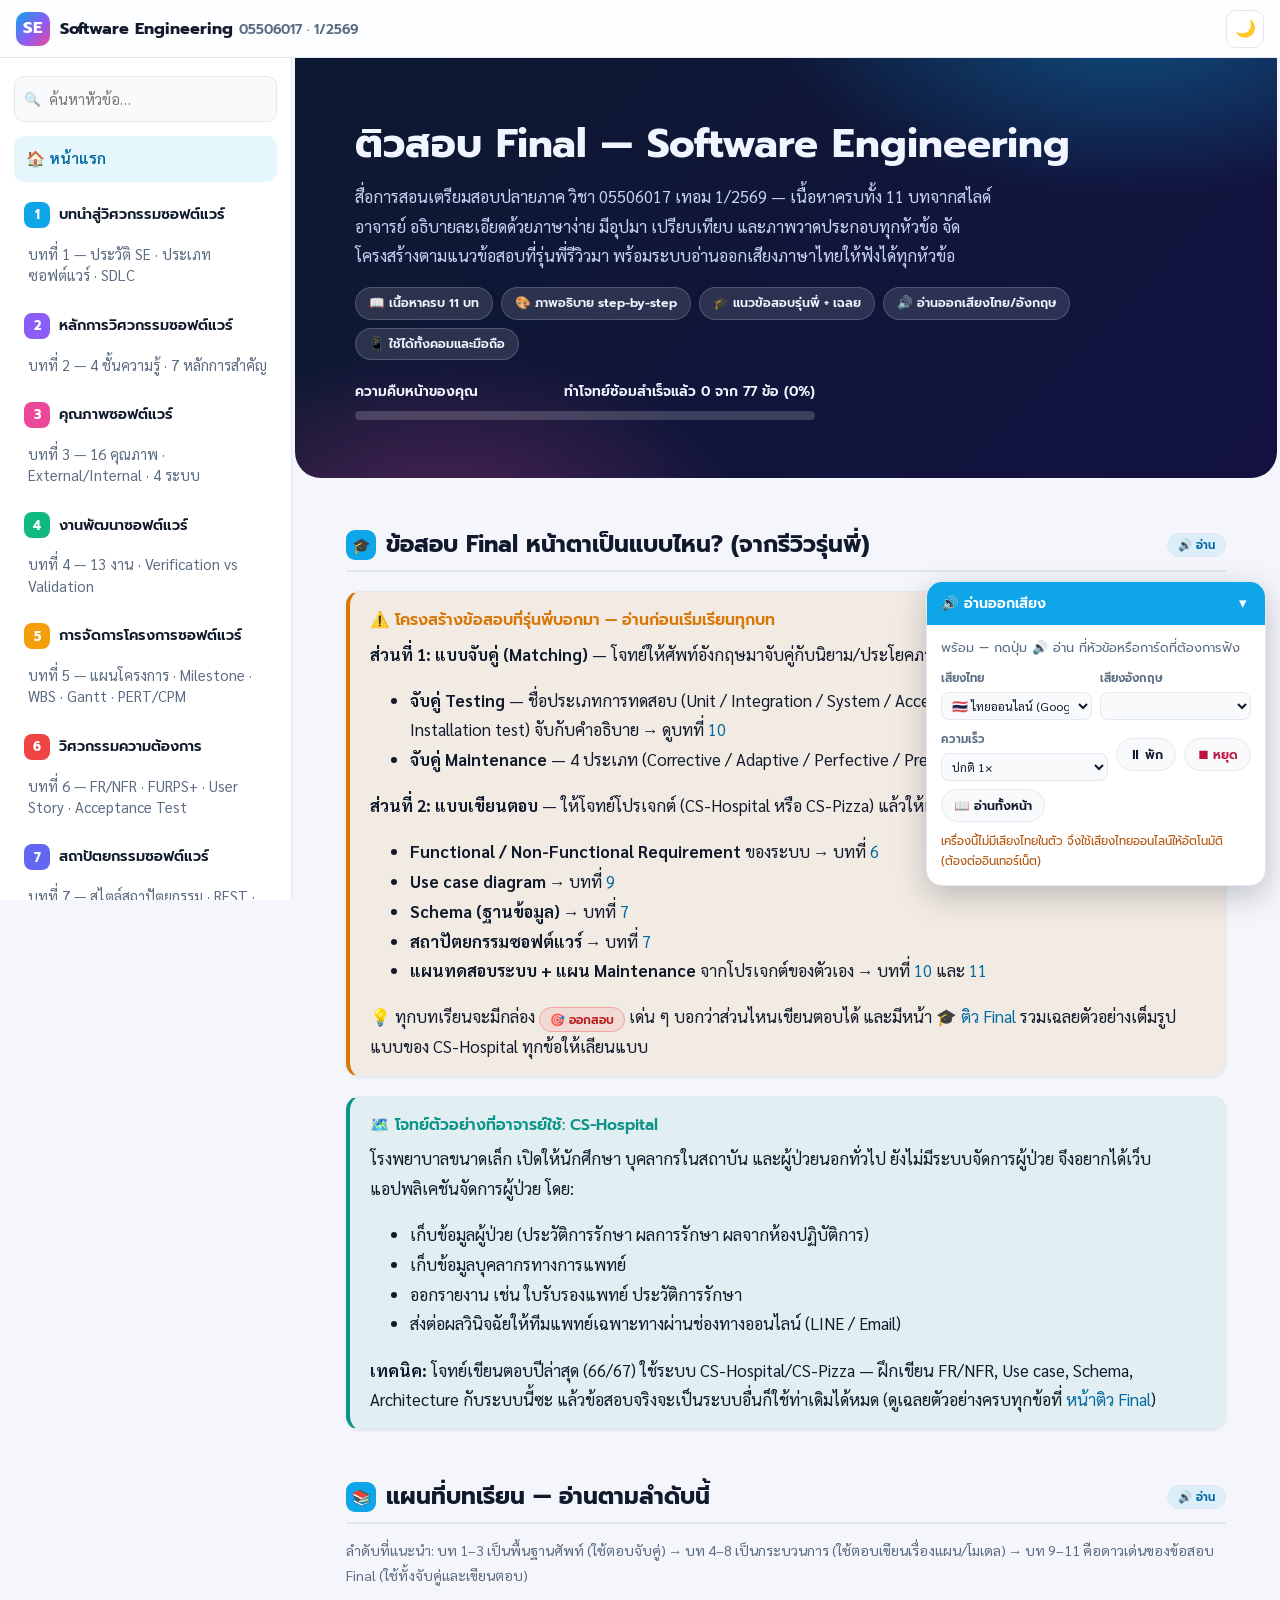
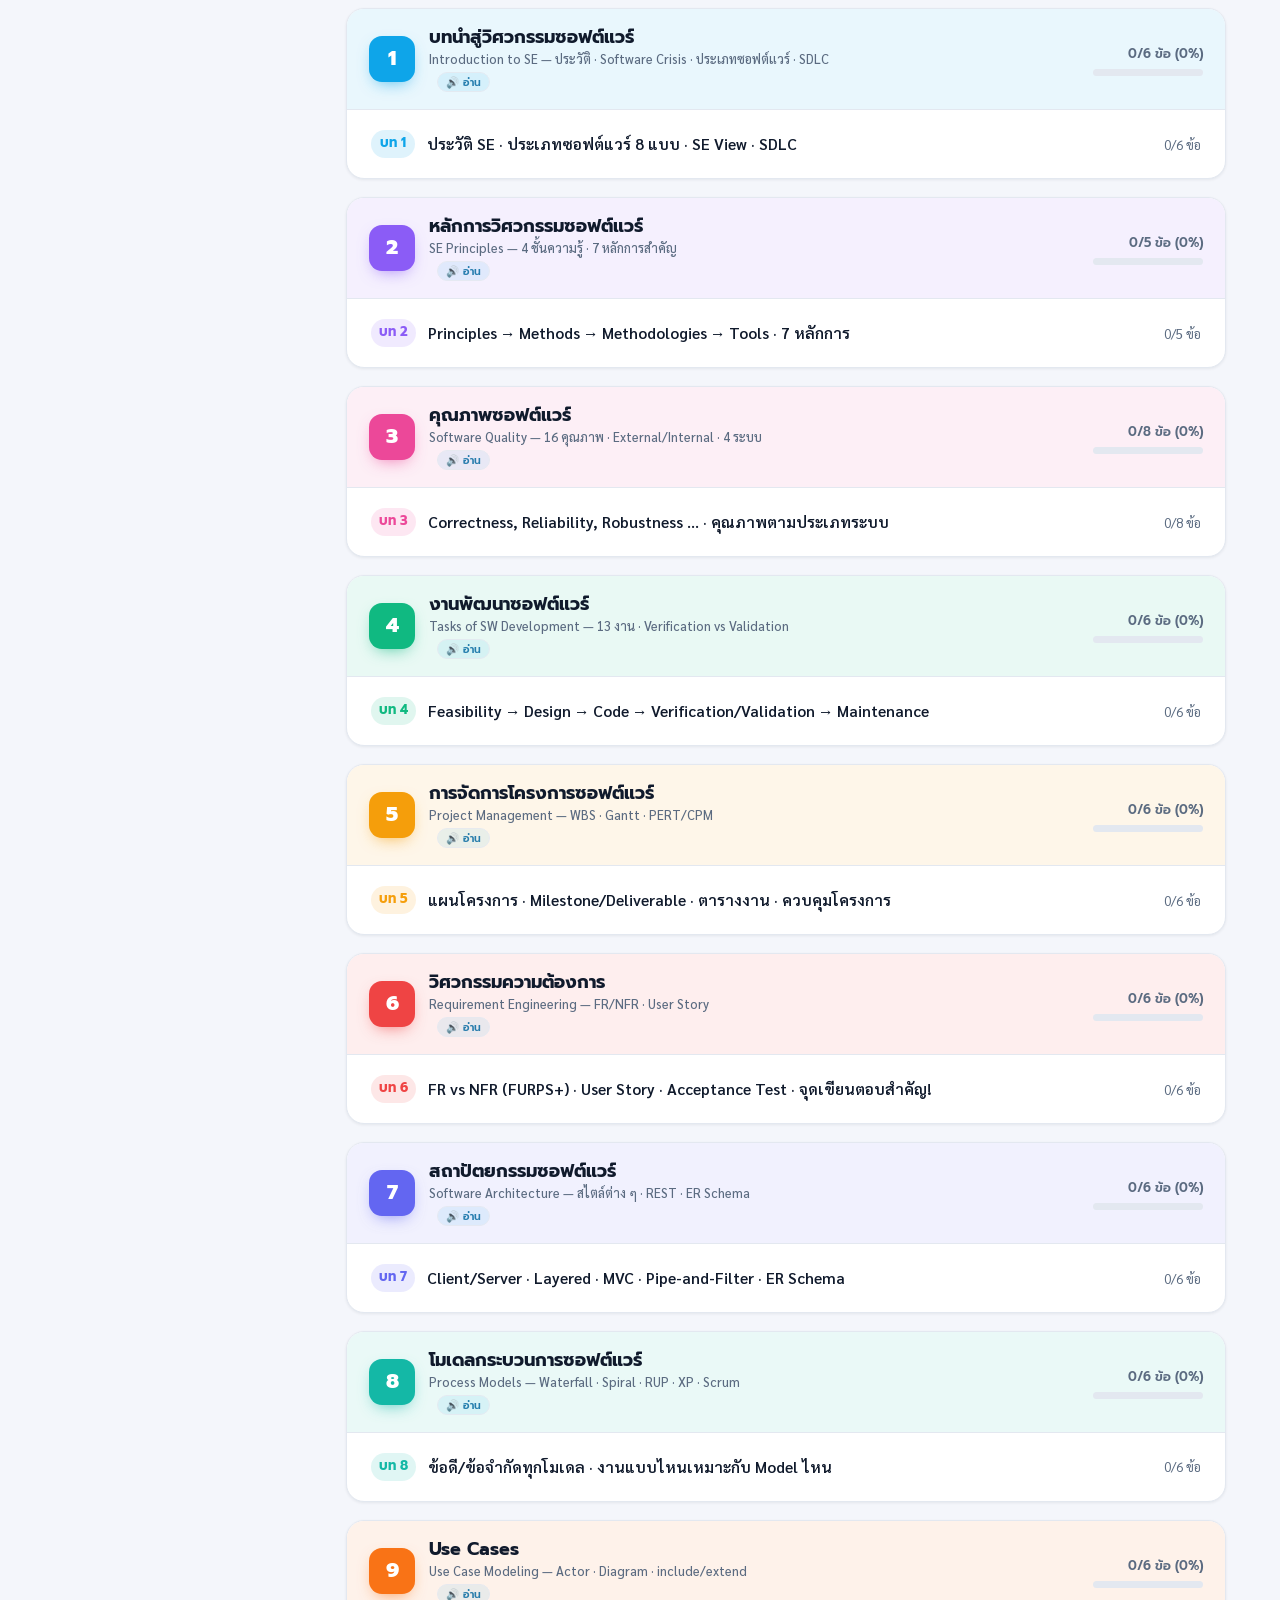
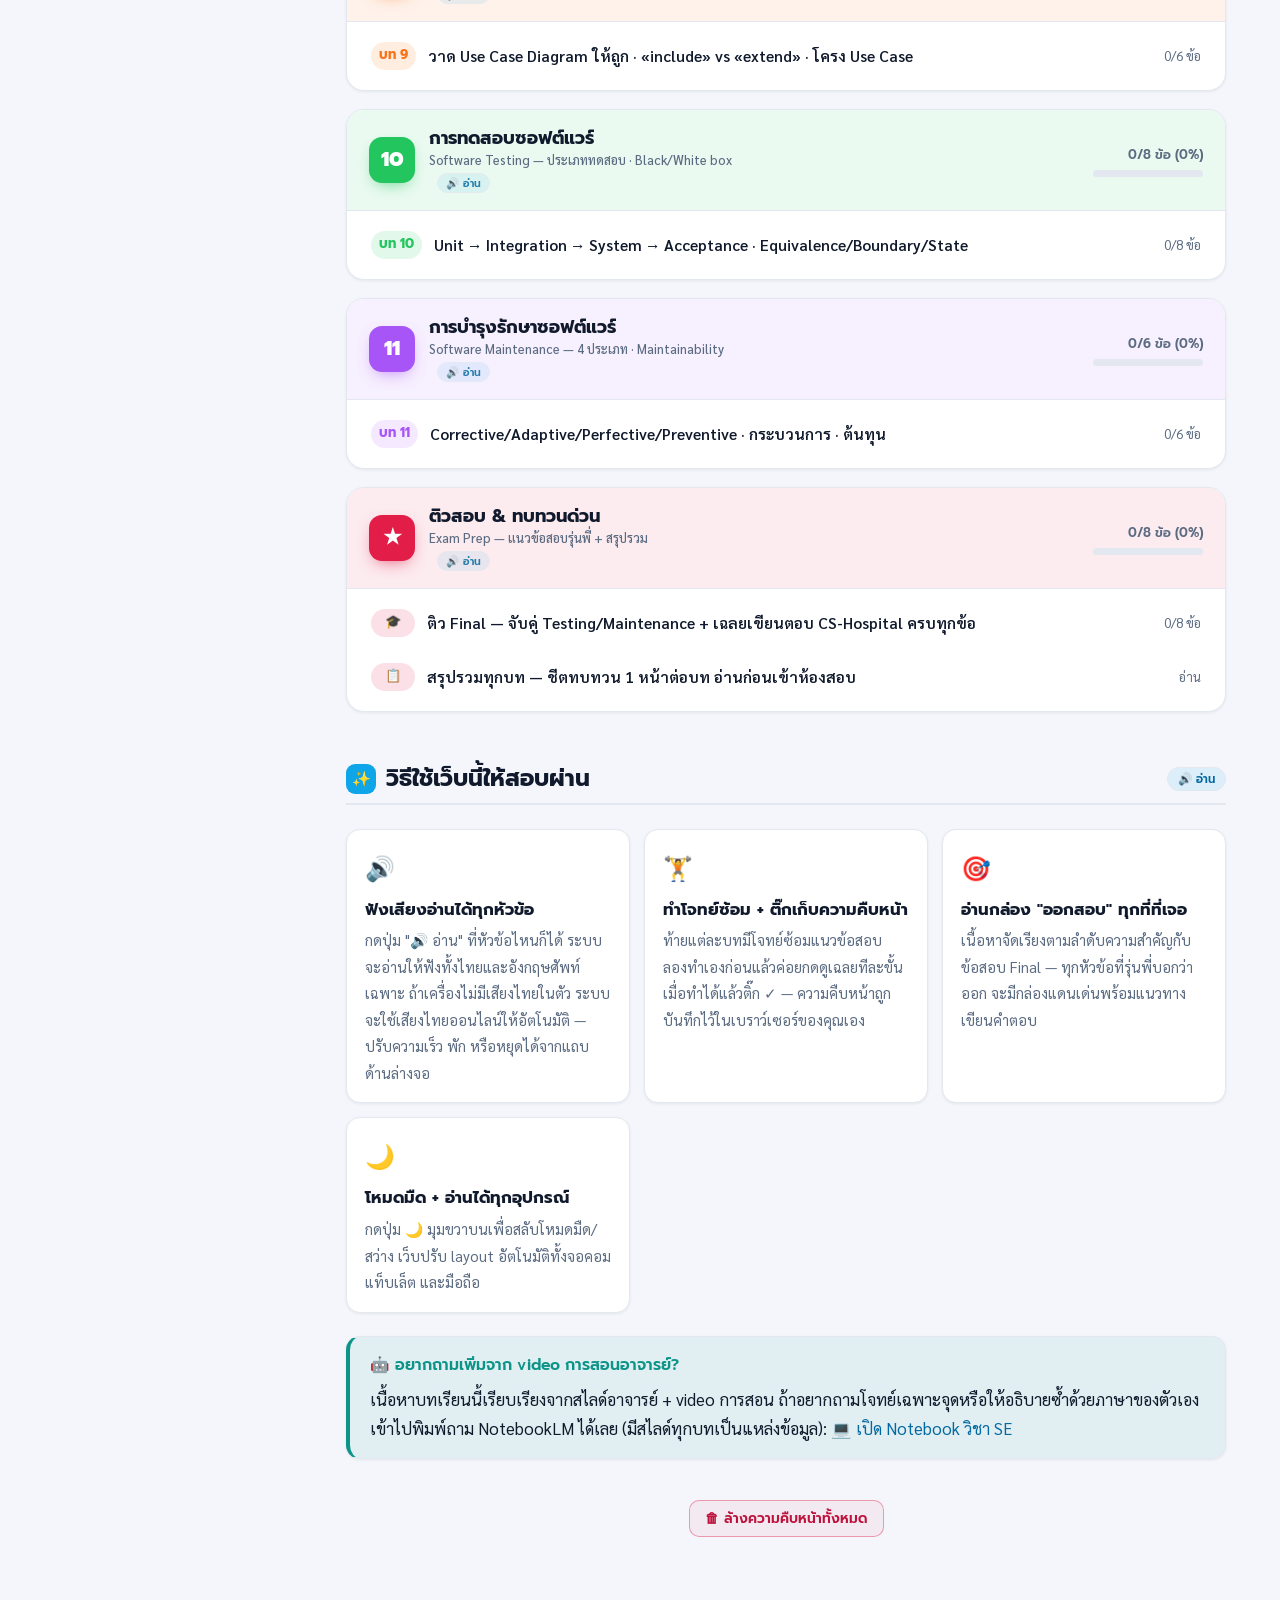
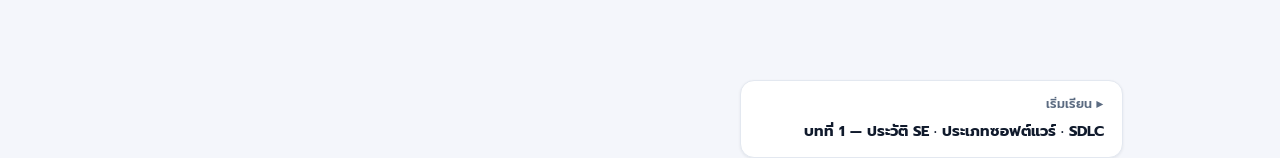
<file: index.html>
<!DOCTYPE html>
<html lang="th">
<head>
<meta charset="UTF-8">
<meta name="viewport" content="width=device-width, initial-scale=1">
<meta name="referrer" content="no-referrer">
<title>SE Final Exam Prep — เว็บติวสอบ Final วิศวกรรมซอฟต์แวร์ 05506017 (1/2569)</title>
<link rel="icon" href="data:image/svg+xml,<svg xmlns=%22http://www.w3.org/2000/svg%22 viewBox=%220 0 100 100%22><rect width=%22100%22 height=%22100%22 rx=%2222%22 fill=%22%230d1930%22/><text x=%2250%22 y=%2270%22 font-size=%2252%22 text-anchor=%22middle%22 fill=%22white%22 font-family=%22sans-serif%22 font-weight=%22bold%22>SE</text></svg>">
<meta name="description" content="สื่อการสอนเตรียมสอบ Final วิชา Software Engineering 05506017 เทอม 1/2569 — เนื้อหาละเอียดทุกบท Ch1–Ch11 พร้อมภาพประกอบ แนวข้อสอบจากรุ่นพี่ โจทย์ซ้อมพร้อมเฉลย และระบบอ่านออกเสียงภาษาไทย">
<link rel="preconnect" href="https://fonts.googleapis.com">
<link rel="preconnect" href="https://fonts.gstatic.com" crossorigin>
<link href="https://fonts.googleapis.com/css2?family=Prompt:wght@500;600;700&family=Sarabun:wght@400;500;600;700&display=swap" rel="stylesheet">
<link rel="stylesheet" href="assets/css/style.css">
</head>
<body data-ch="0" data-section="" data-page="index.html" data-tts="1">
<header class="topbar">
  <button class="icon-btn menu-btn" id="menuBtn" aria-label="เปิดเมนู">☰</button>
  <a class="brand" href="index.html"><span class="brand-badge">SE</span><span>Software Engineering <span class="brand-sub">05506017 · 1/2569</span></span></a>
  <span class="spacer"></span>
  <button class="icon-btn theme-btn" id="themeBtn" aria-label="สลับโหมดมืด/สว่าง">🌙</button>
</header>
<div class="layout">
  <nav class="sidebar" id="sidebar"></nav>
  <div class="scrim" id="scrim"></div>

  <main class="content"><div class="inner">

<div class="hero hero-se">
  <h1>ติวสอบ Final — Software Engineering</h1>
  <p>สื่อการสอนเตรียมสอบปลายภาค วิชา 05506017 เทอม 1/2569 — เนื้อหาครบทั้ง 11 บทจากสไลด์อาจารย์
  อธิบายละเอียดด้วยภาษาง่าย มีอุปมา เปรียบเทียบ และภาพวาดประกอบทุกหัวข้อ
  จัดโครงสร้างตามแนวข้อสอบที่รุ่นพี่รีวิวมา พร้อมระบบอ่านออกเสียงภาษาไทยให้ฟังได้ทุกหัวข้อ</p>
  <div class="hero-tags">
    <span>📖 เนื้อหาครบ 11 บท</span>
    <span>🎨 ภาพอธิบาย step-by-step</span>
    <span>🎓 แนวข้อสอบรุ่นพี่ + เฉลย</span>
    <span>🔊 อ่านออกเสียงไทย/อังกฤษ</span>
    <span>📱 ใช้ได้ทั้งคอมและมือถือ</span>
  </div>
  <div class="hero-overall" data-overall>
    <div class="lbl"><span>ความคืบหน้าของคุณ</span><span data-overalllbl>ยังไม่ได้เริ่ม</span></div>
    <div class="pbar"><i style="width:0%"></i></div>
  </div>
</div>

<section class="block" id="exammap">
  <h2><span class="h2-dot">🎓</span> ข้อสอบ Final หน้าตาเป็นแบบไหน? (จากรีวิวรุ่นพี่)</h2>

  <div class="box box-warn">
    <div class="box-title">⚠️ โครงสร้างข้อสอบที่รุ่นพี่บอกมา — อ่านก่อนเริ่มเรียนทุกบท</div>
    <p><strong>ส่วนที่ 1: แบบจับคู่ (Matching)</strong> — โจทย์ให้ศัพท์อังกฤษมาจับคู่กับนิยาม/ประโยคภาษาไทย โดย Final เน้น 2 เรื่อง:</p>
    <ul>
      <li><strong>จับคู่ Testing</strong> — ชื่อประเภทการทดสอบ (Unit / Integration / System / Acceptance / Function / Quality / Installation test) จับกับคำอธิบาย → ดูบทที่ <a href="ch10.html">10</a></li>
      <li><strong>จับคู่ Maintenance</strong> — 4 ประเภท (Corrective / Adaptive / Perfective / Preventive) จับกับสถานการณ์ → ดูบทที่ <a href="ch11.html">11</a></li>
    </ul>
    <p><strong>ส่วนที่ 2: แบบเขียนตอบ</strong> — ให้โจทย์โปรเจกต์ (CS-Hospital หรือ CS-Pizza) แล้วให้เขียน:</p>
    <ul>
      <li><strong>Functional / Non-Functional Requirement</strong> ของระบบ → บทที่ <a href="ch6.html">6</a></li>
      <li><strong>Use case diagram</strong> → บทที่ <a href="ch9.html">9</a></li>
      <li><strong>Schema (ฐานข้อมูล)</strong> → บทที่ <a href="ch7.html">7</a></li>
      <li><strong>สถาปัตยกรรมซอฟต์แวร์</strong> → บทที่ <a href="ch7.html">7</a></li>
      <li><strong>แผนทดสอบระบบ + แผน Maintenance</strong> จากโปรเจกต์ของตัวเอง → บทที่ <a href="ch10.html">10</a> และ <a href="ch11.html">11</a></li>
    </ul>
    <p>💡 ทุกบทเรียนจะมีกล่อง <span class="tag exam">🎯 ออกสอบ</span> เด่น ๆ บอกว่าส่วนไหนเขียนตอบได้ และมีหน้า <a href="exam.html">🎓 ติว Final</a> รวมเฉลยตัวอย่างเต็มรูปแบบของ CS-Hospital ทุกข้อให้เลียนแบบ</p>
  </div>

  <div class="box box-idea">
    <div class="box-title">🗺️ โจทย์ตัวอย่างที่อาจารย์ใช้: CS-Hospital</div>
    <p>โรงพยาบาลขนาดเล็ก เปิดให้นักศึกษา บุคลากรในสถาบัน และผู้ป่วยนอกทั่วไป ยังไม่มีระบบจัดการผู้ป่วย จึงอยากได้เว็บแอปพลิเคชันจัดการผู้ป่วย โดย:</p>
    <ul>
      <li>เก็บข้อมูลผู้ป่วย (ประวัติการรักษา ผลการรักษา ผลจากห้องปฏิบัติการ)</li>
      <li>เก็บข้อมูลบุคลากรทางการแพทย์</li>
      <li>ออกรายงาน เช่น ใบรับรองแพทย์ ประวัติการรักษา</li>
      <li>ส่งต่อผลวินิจฉัยให้ทีมแพทย์เฉพาะทางผ่านช่องทางออนไลน์ (LINE / Email)</li>
    </ul>
    <p><strong>เทคนิค:</strong> โจทย์เขียนตอบปีล่าสุด (66/67) ใช้ระบบ CS-Hospital/CS-Pizza — ฝึกเขียน FR/NFR, Use case, Schema, Architecture กับระบบนี้ซะ แล้วข้อสอบจริงจะเป็นระบบอื่นก็ใช้ท่าเดิมได้หมด (ดูเฉลยตัวอย่างครบทุกข้อที่ <a href="exam.html">หน้าติว Final</a>)</p>
  </div>
</section>

<section class="block" id="chapters">
  <h2><span class="h2-dot">📚</span> แผนที่บทเรียน — อ่านตามลำดับนี้</h2>
  <p class="small">ลำดับที่แนะนำ: บท 1–3 เป็นพื้นฐานศัพท์ (ใช้ตอบจับคู่) → บท 4–8 เป็นกระบวนการ (ใช้ตอบเขียนเรื่องแผน/โมเดล) → บท 9–11 คือดาวเด่นของข้อสอบ Final (ใช้ทั้งจับคู่และเขียนตอบ)</p>
  <div class="ch-grid">

    <div class="ch-card" style="--cc:#0ea5e9">
      <div class="ch-card-head">
        <div class="num">1</div>
        <h3>บทนำสู่วิศวกรรมซอฟต์แวร์ <span class="en">Introduction to SE — ประวัติ · Software Crisis · ประเภทซอฟต์แวร์ · SDLC</span></h3>
        <div class="ch-prog" data-chprog="1"><span data-chpctlbl>—</span><div class="pbar"><i style="width:0%"></i></div></div>
      </div>
      <ul class="ch-sec-list">
        <li><a href="ch1.html"><span class="sec-no">บท 1</span><span class="sec-t">ประวัติ SE · ประเภทซอฟต์แวร์ 8 แบบ · SE View · SDLC</span><span class="sec-meta" data-secmeta="1|1">—</span></a></li>
      </ul>
    </div>

    <div class="ch-card" style="--cc:#8b5cf6">
      <div class="ch-card-head">
        <div class="num">2</div>
        <h3>หลักการวิศวกรรมซอฟต์แวร์ <span class="en">SE Principles — 4 ชั้นความรู้ · 7 หลักการสำคัญ</span></h3>
        <div class="ch-prog" data-chprog="2"><span data-chpctlbl>—</span><div class="pbar"><i style="width:0%"></i></div></div>
      </div>
      <ul class="ch-sec-list">
        <li><a href="ch2.html"><span class="sec-no">บท 2</span><span class="sec-t">Principles → Methods → Methodologies → Tools · 7 หลักการ</span><span class="sec-meta" data-secmeta="2|2">—</span></a></li>
      </ul>
    </div>

    <div class="ch-card" style="--cc:#ec4899">
      <div class="ch-card-head">
        <div class="num">3</div>
        <h3>คุณภาพซอฟต์แวร์ <span class="en">Software Quality — 16 คุณภาพ · External/Internal · 4 ระบบ</span></h3>
        <div class="ch-prog" data-chprog="3"><span data-chpctlbl>—</span><div class="pbar"><i style="width:0%"></i></div></div>
      </div>
      <ul class="ch-sec-list">
        <li><a href="ch3.html"><span class="sec-no">บท 3</span><span class="sec-t">Correctness, Reliability, Robustness … · คุณภาพตามประเภทระบบ</span><span class="sec-meta" data-secmeta="3|3">—</span></a></li>
      </ul>
    </div>

    <div class="ch-card" style="--cc:#10b981">
      <div class="ch-card-head">
        <div class="num">4</div>
        <h3>งานพัฒนาซอฟต์แวร์ <span class="en">Tasks of SW Development — 13 งาน · Verification vs Validation</span></h3>
        <div class="ch-prog" data-chprog="4"><span data-chpctlbl>—</span><div class="pbar"><i style="width:0%"></i></div></div>
      </div>
      <ul class="ch-sec-list">
        <li><a href="ch4.html"><span class="sec-no">บท 4</span><span class="sec-t">Feasibility → Design → Code → Verification/Validation → Maintenance</span><span class="sec-meta" data-secmeta="4|4">—</span></a></li>
      </ul>
    </div>

    <div class="ch-card" style="--cc:#f59e0b">
      <div class="ch-card-head">
        <div class="num">5</div>
        <h3>การจัดการโครงการซอฟต์แวร์ <span class="en">Project Management — WBS · Gantt · PERT/CPM</span></h3>
        <div class="ch-prog" data-chprog="5"><span data-chpctlbl>—</span><div class="pbar"><i style="width:0%"></i></div></div>
      </div>
      <ul class="ch-sec-list">
        <li><a href="ch5.html"><span class="sec-no">บท 5</span><span class="sec-t">แผนโครงการ · Milestone/Deliverable · ตารางงาน · ควบคุมโครงการ</span><span class="sec-meta" data-secmeta="5|5">—</span></a></li>
      </ul>
    </div>

    <div class="ch-card" style="--cc:#ef4444">
      <div class="ch-card-head">
        <div class="num">6</div>
        <h3>วิศวกรรมความต้องการ <span class="en">Requirement Engineering — FR/NFR · User Story</span></h3>
        <div class="ch-prog" data-chprog="6"><span data-chpctlbl>—</span><div class="pbar"><i style="width:0%"></i></div></div>
      </div>
      <ul class="ch-sec-list">
        <li><a href="ch6.html"><span class="sec-no">บท 6</span><span class="sec-t">FR vs NFR (FURPS+) · User Story · Acceptance Test · จุดเขียนตอบสำคัญ!</span><span class="sec-meta" data-secmeta="6|6">—</span></a></li>
      </ul>
    </div>

    <div class="ch-card" style="--cc:#6366f1">
      <div class="ch-card-head">
        <div class="num">7</div>
        <h3>สถาปัตยกรรมซอฟต์แวร์ <span class="en">Software Architecture — สไตล์ต่าง ๆ · REST · ER Schema</span></h3>
        <div class="ch-prog" data-chprog="7"><span data-chpctlbl>—</span><div class="pbar"><i style="width:0%"></i></div></div>
      </div>
      <ul class="ch-sec-list">
        <li><a href="ch7.html"><span class="sec-no">บท 7</span><span class="sec-t">Client/Server · Layered · MVC · Pipe-and-Filter · ER Schema</span><span class="sec-meta" data-secmeta="7|7">—</span></a></li>
      </ul>
    </div>

    <div class="ch-card" style="--cc:#14b8a6">
      <div class="ch-card-head">
        <div class="num">8</div>
        <h3>โมเดลกระบวนการซอฟต์แวร์ <span class="en">Process Models — Waterfall · Spiral · RUP · XP · Scrum</span></h3>
        <div class="ch-prog" data-chprog="8"><span data-chpctlbl>—</span><div class="pbar"><i style="width:0%"></i></div></div>
      </div>
      <ul class="ch-sec-list">
        <li><a href="ch8.html"><span class="sec-no">บท 8</span><span class="sec-t">ข้อดี/ข้อจำกัดทุกโมเดล · งานแบบไหนเหมาะกับ Model ไหน</span><span class="sec-meta" data-secmeta="8|8">—</span></a></li>
      </ul>
    </div>

    <div class="ch-card" style="--cc:#f97316">
      <div class="ch-card-head">
        <div class="num">9</div>
        <h3>Use Cases <span class="en">Use Case Modeling — Actor · Diagram · include/extend</span></h3>
        <div class="ch-prog" data-chprog="9"><span data-chpctlbl>—</span><div class="pbar"><i style="width:0%"></i></div></div>
      </div>
      <ul class="ch-sec-list">
        <li><a href="ch9.html"><span class="sec-no">บท 9</span><span class="sec-t">วาด Use Case Diagram ให้ถูก · «include» vs «extend» · โครง Use Case</span><span class="sec-meta" data-secmeta="9|9">—</span></a></li>
      </ul>
    </div>

    <div class="ch-card" style="--cc:#22c55e">
      <div class="ch-card-head">
        <div class="num">10</div>
        <h3>การทดสอบซอฟต์แวร์ <span class="en">Software Testing — ประเภททดสอบ · Black/White box</span></h3>
        <div class="ch-prog" data-chprog="10"><span data-chpctlbl>—</span><div class="pbar"><i style="width:0%"></i></div></div>
      </div>
      <ul class="ch-sec-list">
        <li><a href="ch10.html"><span class="sec-no">บท 10</span><span class="sec-t">Unit → Integration → System → Acceptance · Equivalence/Boundary/State</span><span class="sec-meta" data-secmeta="10|10">—</span></a></li>
      </ul>
    </div>

    <div class="ch-card" style="--cc:#a855f7">
      <div class="ch-card-head">
        <div class="num">11</div>
        <h3>การบำรุงรักษาซอฟต์แวร์ <span class="en">Software Maintenance — 4 ประเภท · Maintainability</span></h3>
        <div class="ch-prog" data-chprog="11"><span data-chpctlbl>—</span><div class="pbar"><i style="width:0%"></i></div></div>
      </div>
      <ul class="ch-sec-list">
        <li><a href="ch11.html"><span class="sec-no">บท 11</span><span class="sec-t">Corrective/Adaptive/Perfective/Preventive · กระบวนการ · ต้นทุน</span><span class="sec-meta" data-secmeta="11|11">—</span></a></li>
      </ul>
    </div>

    <div class="ch-card" style="--cc:#e11d48">
      <div class="ch-card-head">
        <div class="num">★</div>
        <h3>ติวสอบ & ทบทวนด่วน <span class="en">Exam Prep — แนวข้อสอบรุ่นพี่ + สรุปรวม</span></h3>
        <div class="ch-prog" data-chprog="12"><span data-chpctlbl>—</span><div class="pbar"><i style="width:0%"></i></div></div>
      </div>
      <ul class="ch-sec-list">
        <li><a href="exam.html"><span class="sec-no">🎓</span><span class="sec-t">ติว Final — จับคู่ Testing/Maintenance + เฉลยเขียนตอบ CS-Hospital ครบทุกข้อ</span><span class="sec-meta" data-secmeta="12|F">—</span></a></li>
        <li><a href="summary.html"><span class="sec-no">📋</span><span class="sec-t">สรุปรวมทุกบท — ชีตทบทวน 1 หน้าต่อบท อ่านก่อนเข้าห้องสอบ</span><span class="sec-meta" data-secmeta="12|S">—</span></a></li>
      </ul>
    </div>

  </div>
</section>

<section class="block" id="howto">
  <h2><span class="h2-dot">✨</span> วิธีใช้เว็บนี้ให้สอบผ่าน</h2>
  <div class="feat-grid">
    <div class="feat">
      <div class="f-ico">🔊</div>
      <div class="f-t">ฟังเสียงอ่านได้ทุกหัวข้อ</div>
      <div class="f-d">กดปุ่ม "🔊 อ่าน" ที่หัวข้อไหนก็ได้ ระบบจะอ่านให้ฟังทั้งไทยและอังกฤษศัพท์เฉพาะ ถ้าเครื่องไม่มีเสียงไทยในตัว ระบบจะใช้เสียงไทยออนไลน์ให้อัตโนมัติ — ปรับความเร็ว พัก หรือหยุดได้จากแถบด้านล่างจอ</div>
    </div>
    <div class="feat">
      <div class="f-ico">🏋️</div>
      <div class="f-t">ทำโจทย์ซ้อม + ติ๊กเก็บความคืบหน้า</div>
      <div class="f-d">ท้ายแต่ละบทมีโจทย์ซ้อมแนวข้อสอบ ลองทำเองก่อนแล้วค่อยกดดูเฉลยทีละขั้น เมื่อทำได้แล้วติ๊ก ✓ — ความคืบหน้าถูกบันทึกไว้ในเบราว์เซอร์ของคุณเอง</div>
    </div>
    <div class="feat">
      <div class="f-ico">🎯</div>
      <div class="f-t">อ่านกล่อง "ออกสอบ" ทุกที่ที่เจอ</div>
      <div class="f-d">เนื้อหาจัดเรียงตามลำดับความสำคัญกับข้อสอบ Final — ทุกหัวข้อที่รุ่นพี่บอกว่าออก จะมีกล่องแดนเด่นพร้อมแนวทางเขียนคำตอบ</div>
    </div>
    <div class="feat">
      <div class="f-ico">🌙</div>
      <div class="f-t">โหมดมืด + อ่านได้ทุกอุปกรณ์</div>
      <div class="f-d">กดปุ่ม 🌙 มุมขวาบนเพื่อสลับโหมดมืด/สว่าง เว็บปรับ layout อัตโนมัติทั้งจอคอม แท็บเล็ต และมือถือ</div>
    </div>
  </div>

  <div class="box box-idea" id="notebook">
    <div class="box-title">🤖 อยากถามเพิ่มจาก video การสอนอาจารย์?</div>
    <p>เนื้อหาบทเรียนนี้เรียบเรียงจากสไลด์อาจารย์ + video การสอน ถ้าอยากถามโจทย์เฉพาะจุดหรือให้อธิบายซ้ำด้วยภาษาของตัวเอง เข้าไปพิมพ์ถาม NotebookLM ได้เลย (มีสไลด์ทุกบทเป็นแหล่งข้อมูล):
    <a href="https://notebook.google.com/notebook/5db4f39c-dd66-4504-8cc6-ed33e889b56a" target="_blank" rel="noopener">💻 เปิด Notebook วิชา SE</a></p>
  </div>
</section>

<section class="block" id="reset">
  <div class="reset-zone">
    <button class="btn btn-danger" id="resetBtn">🗑 ล้างความคืบหน้าทั้งหมด</button>
  </div>
</section>

</div></main>

<nav class="pager" id="pager"></nav>
</div>

<script src="assets/js/main.js"></script>
<script src="assets/js/tts.js"></script>
</body>
</html>
</file>
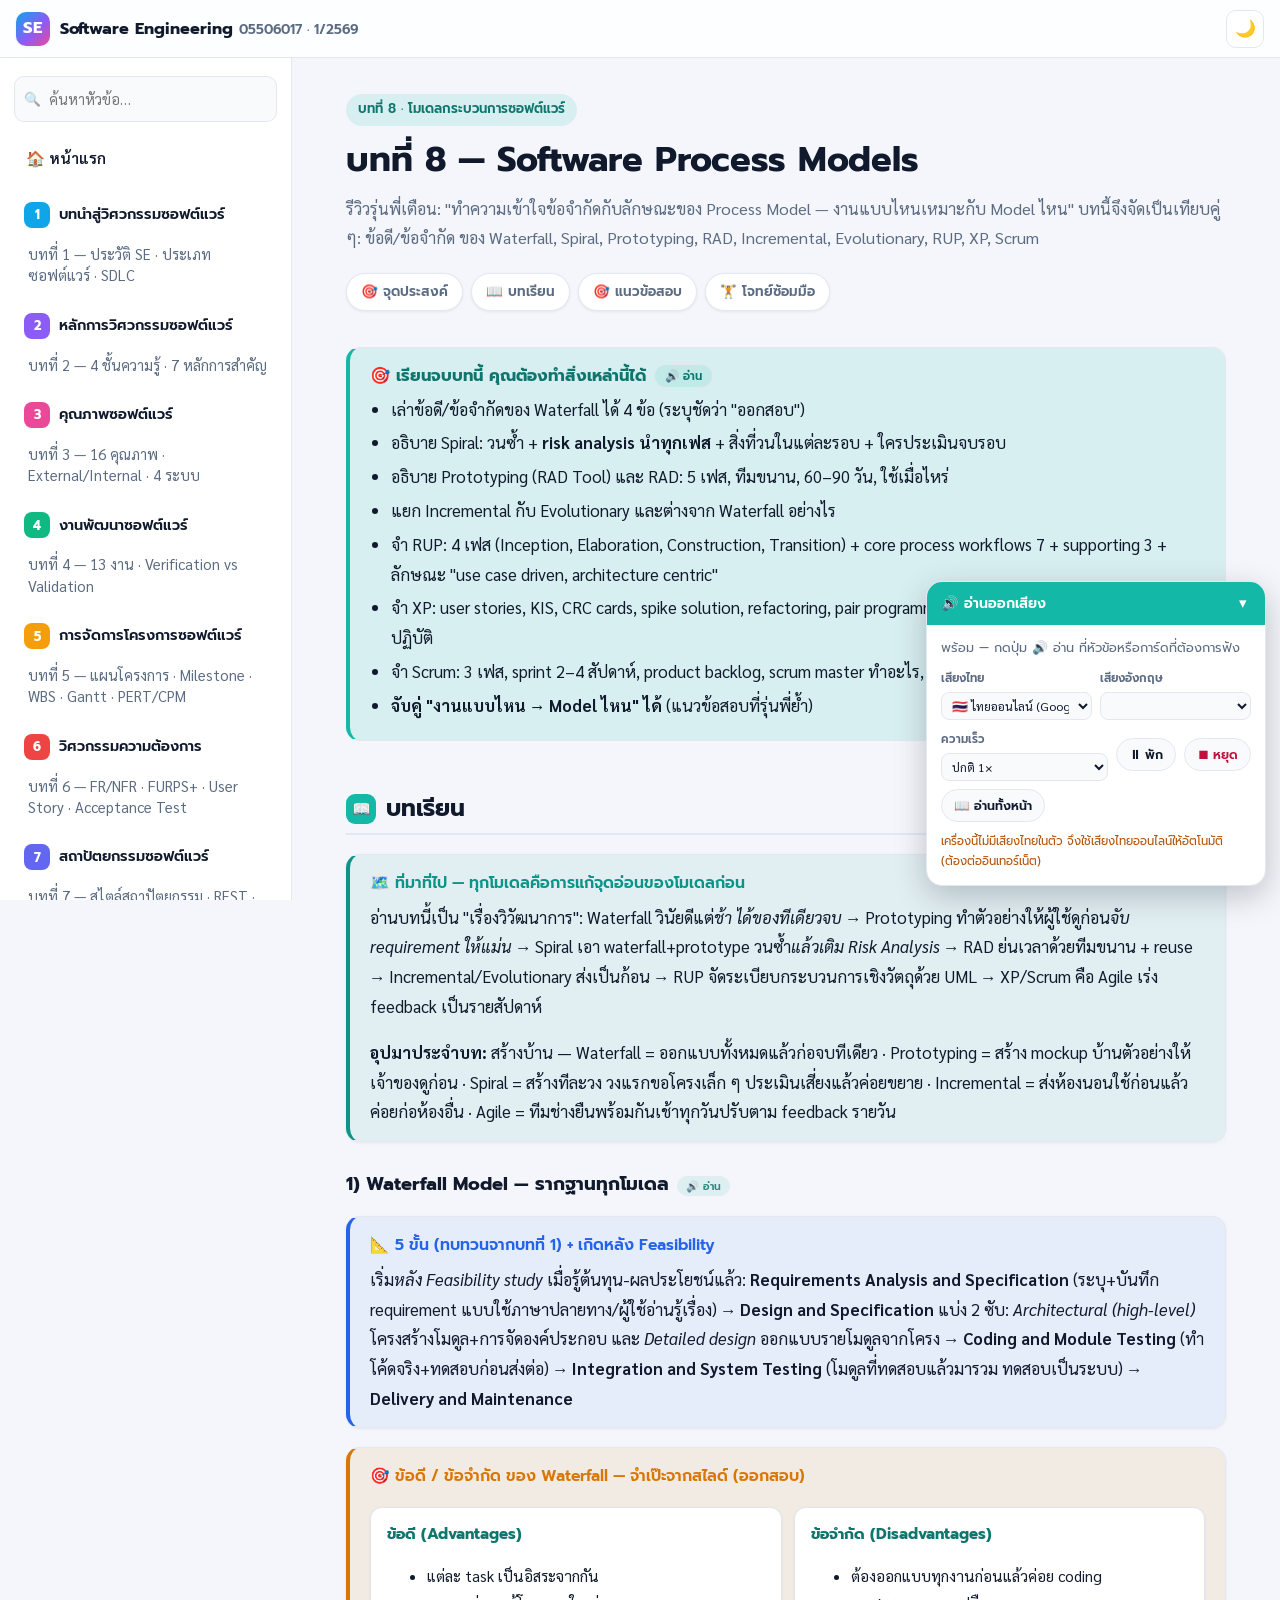
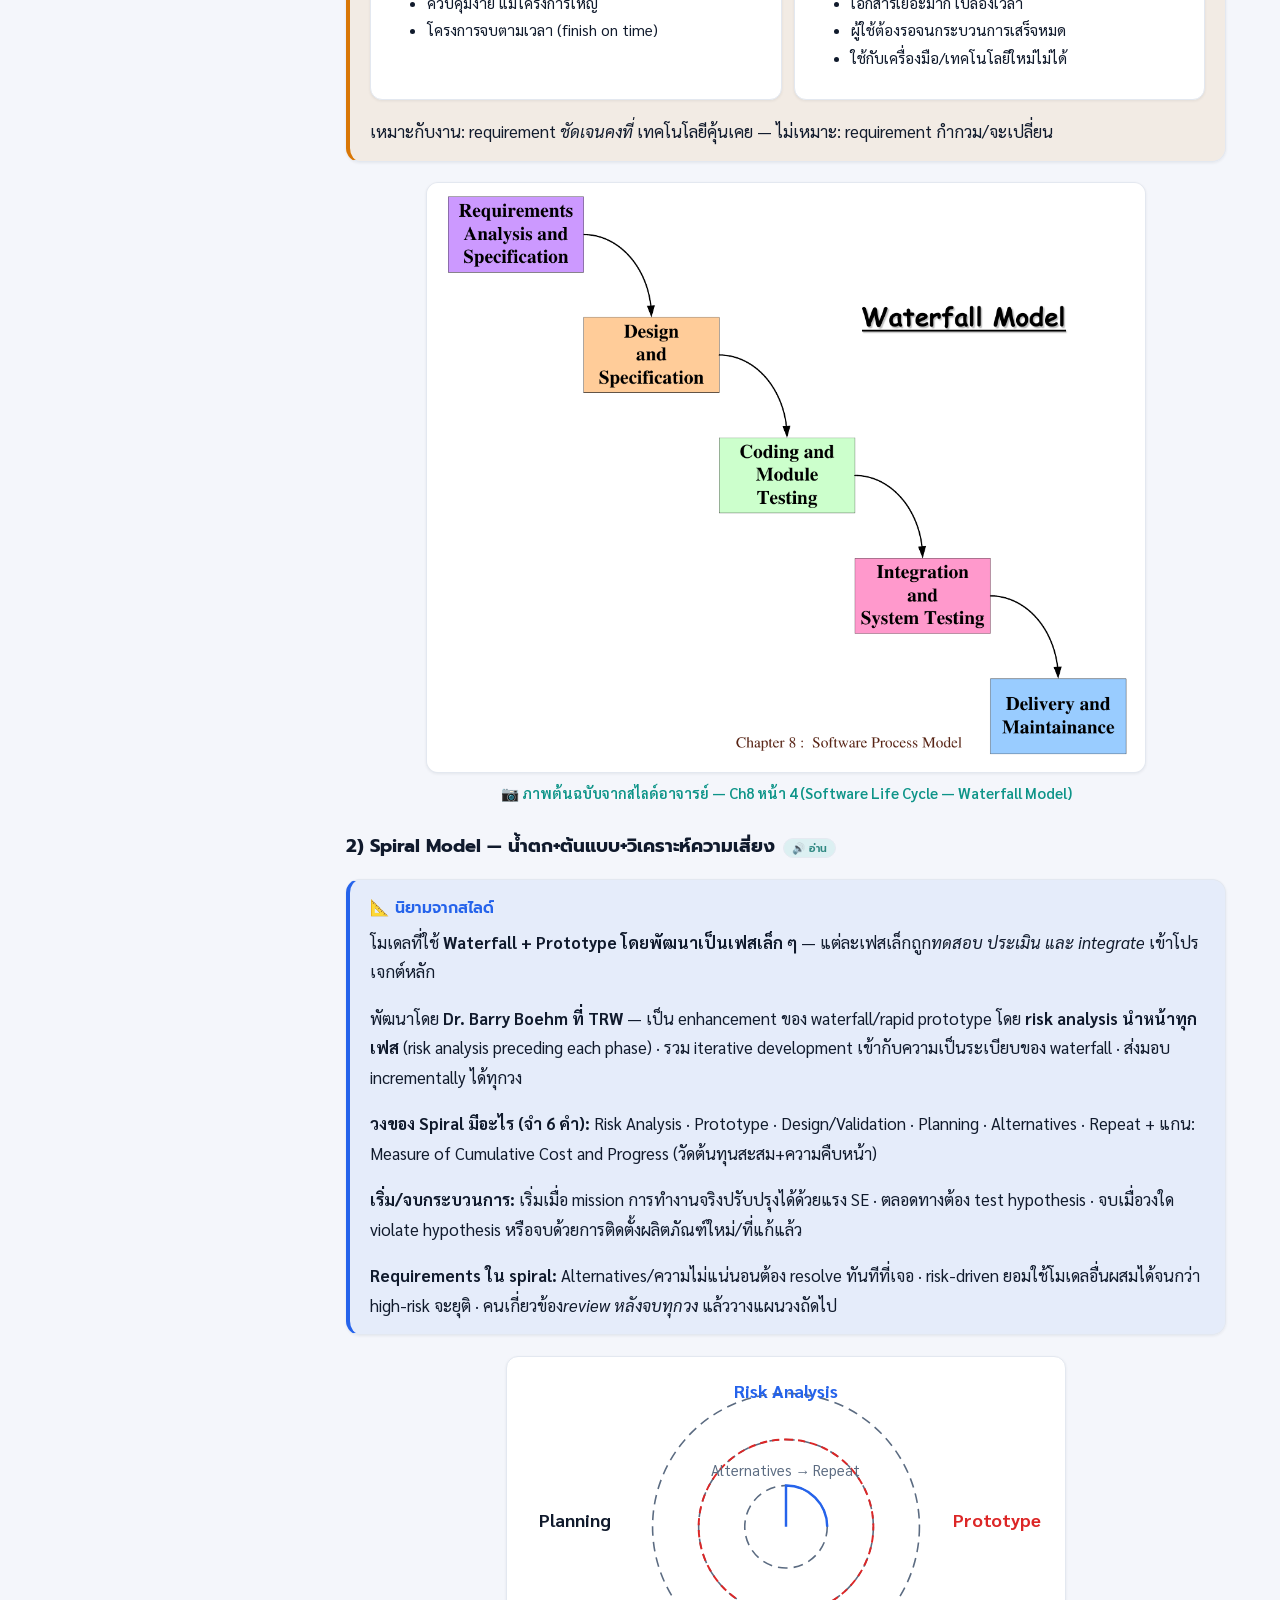
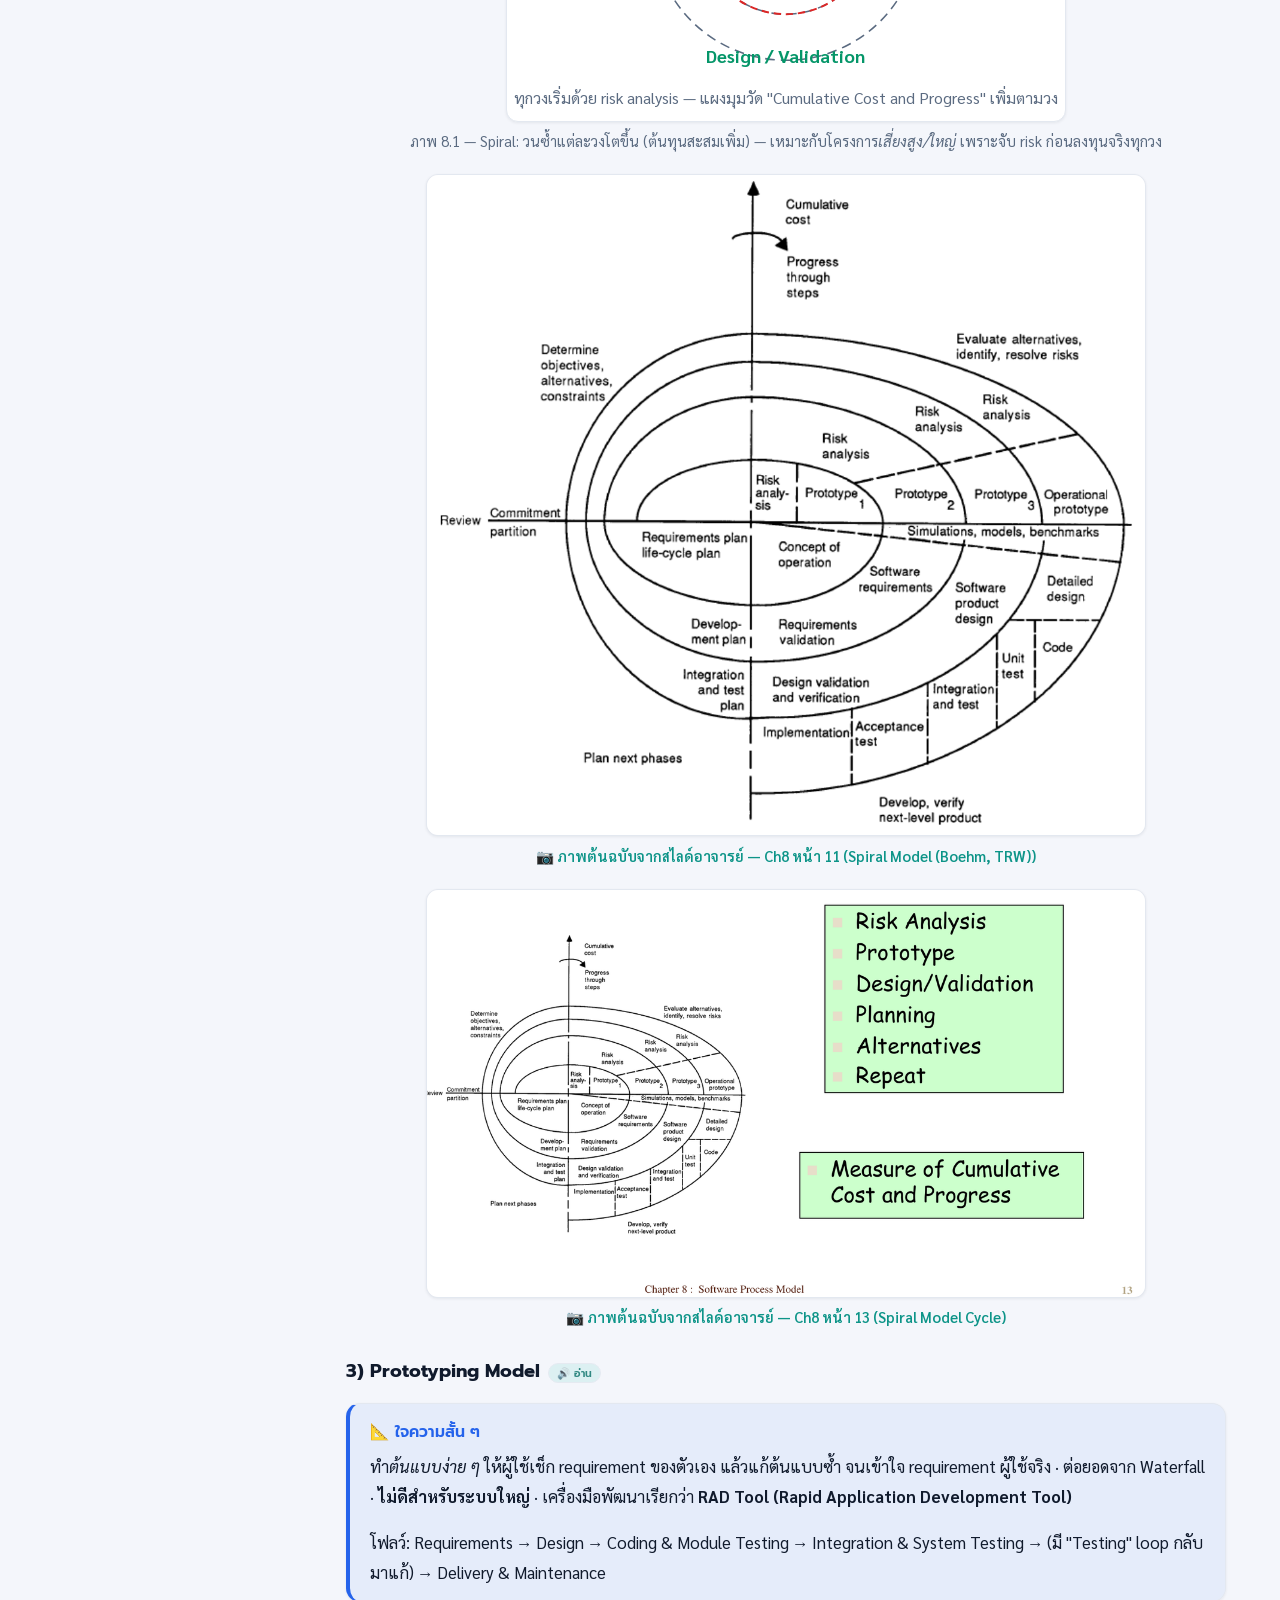
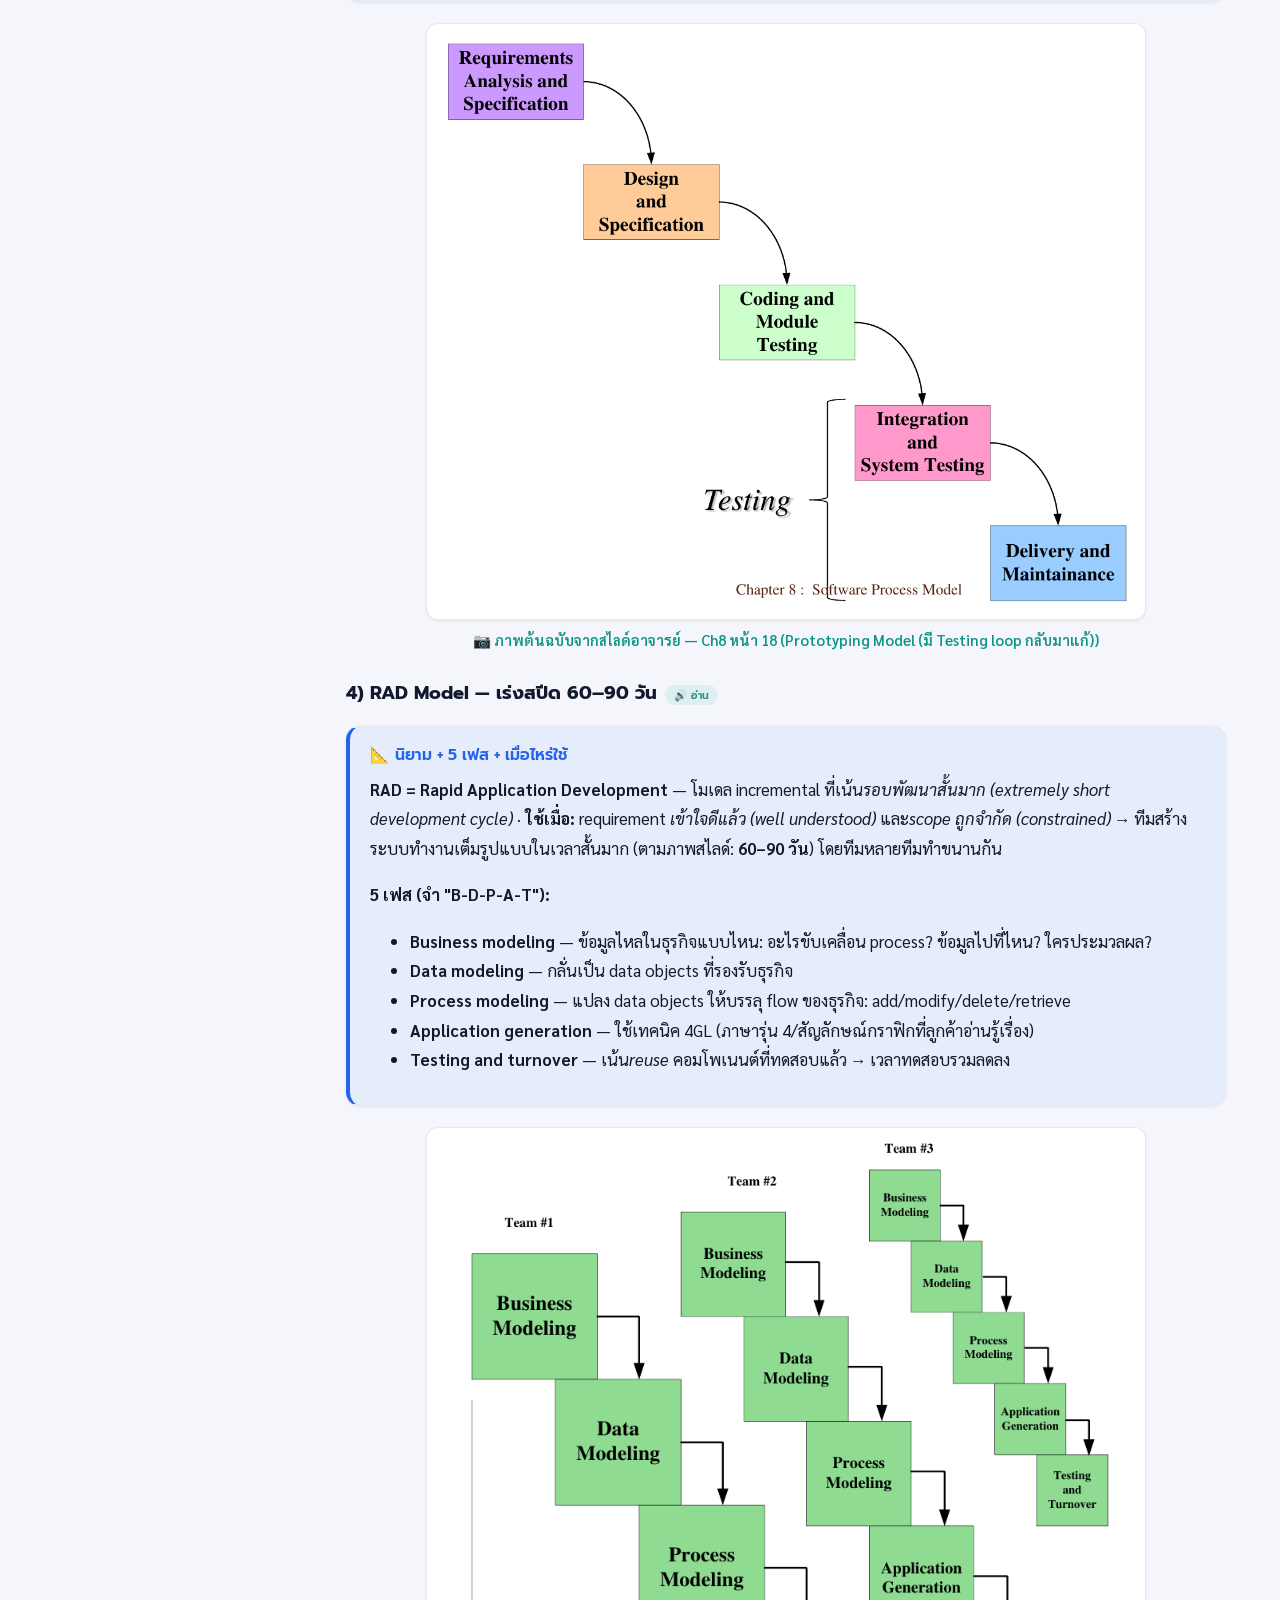
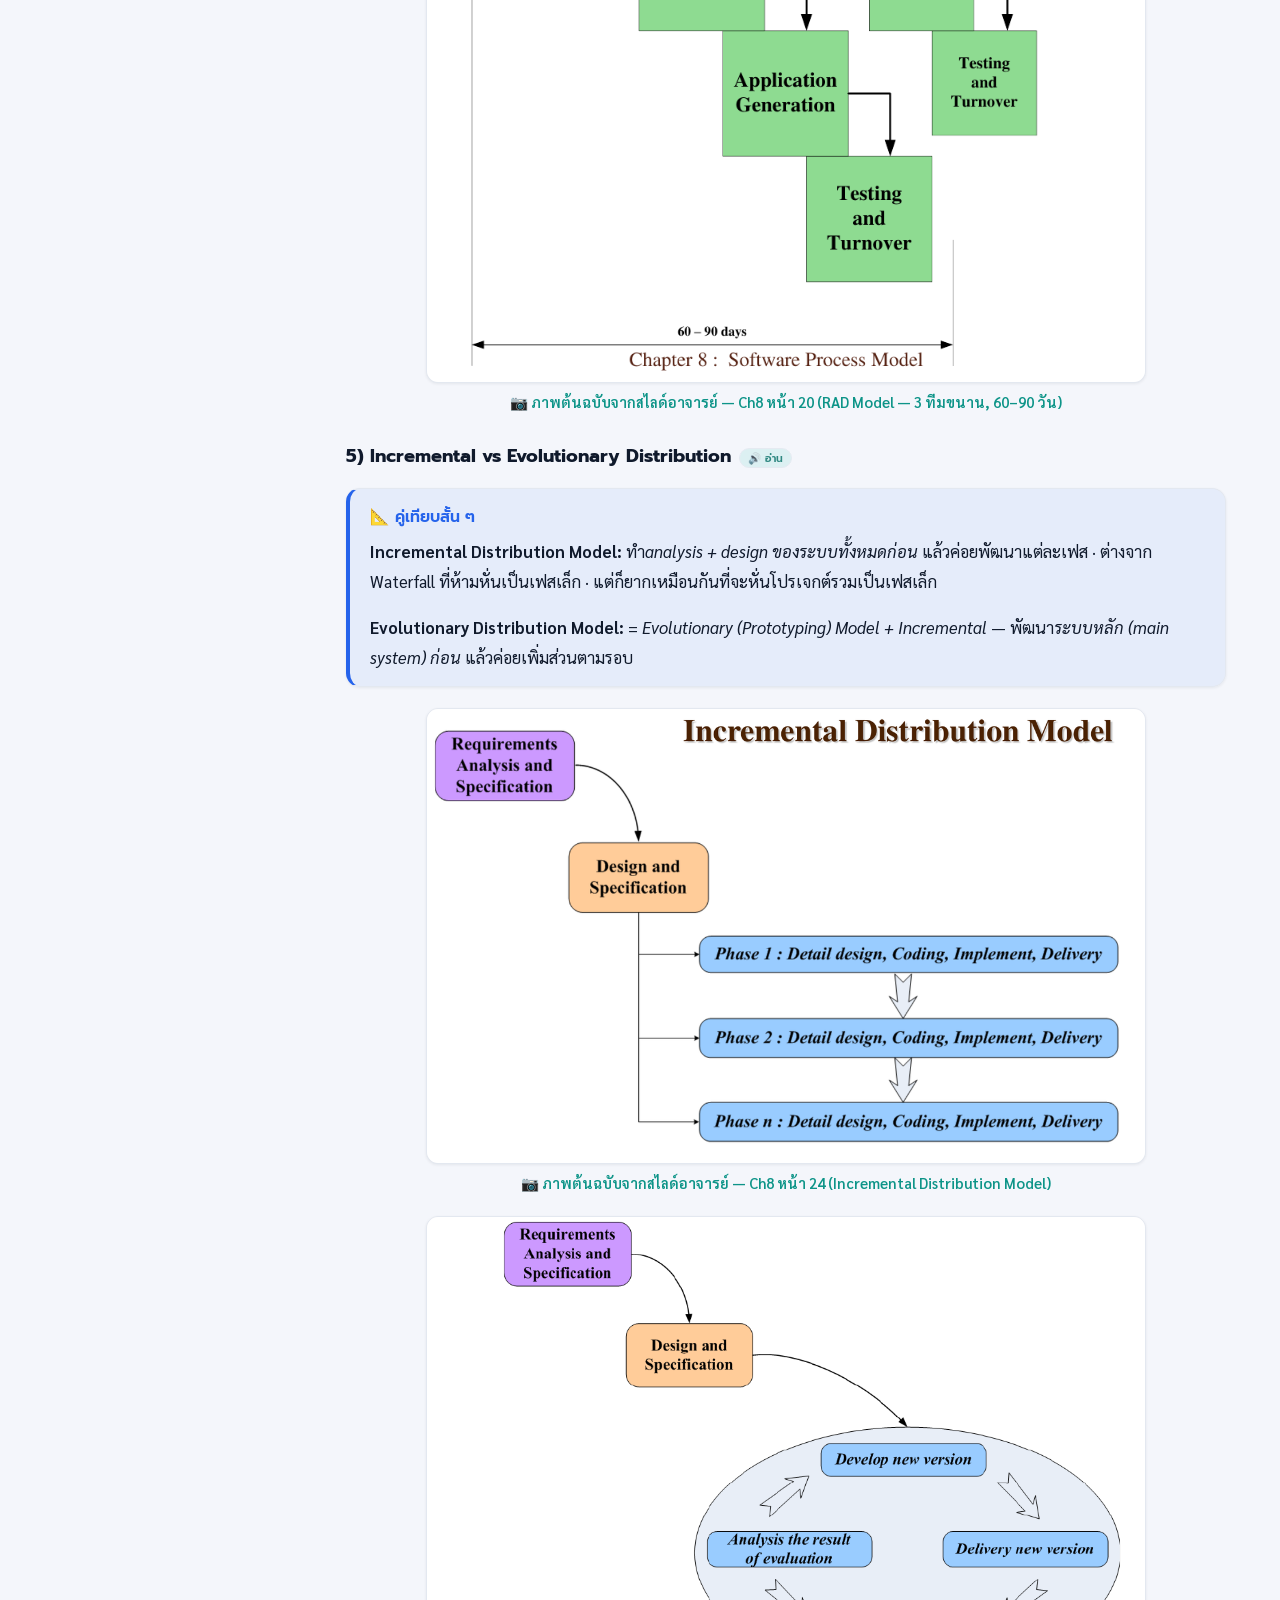
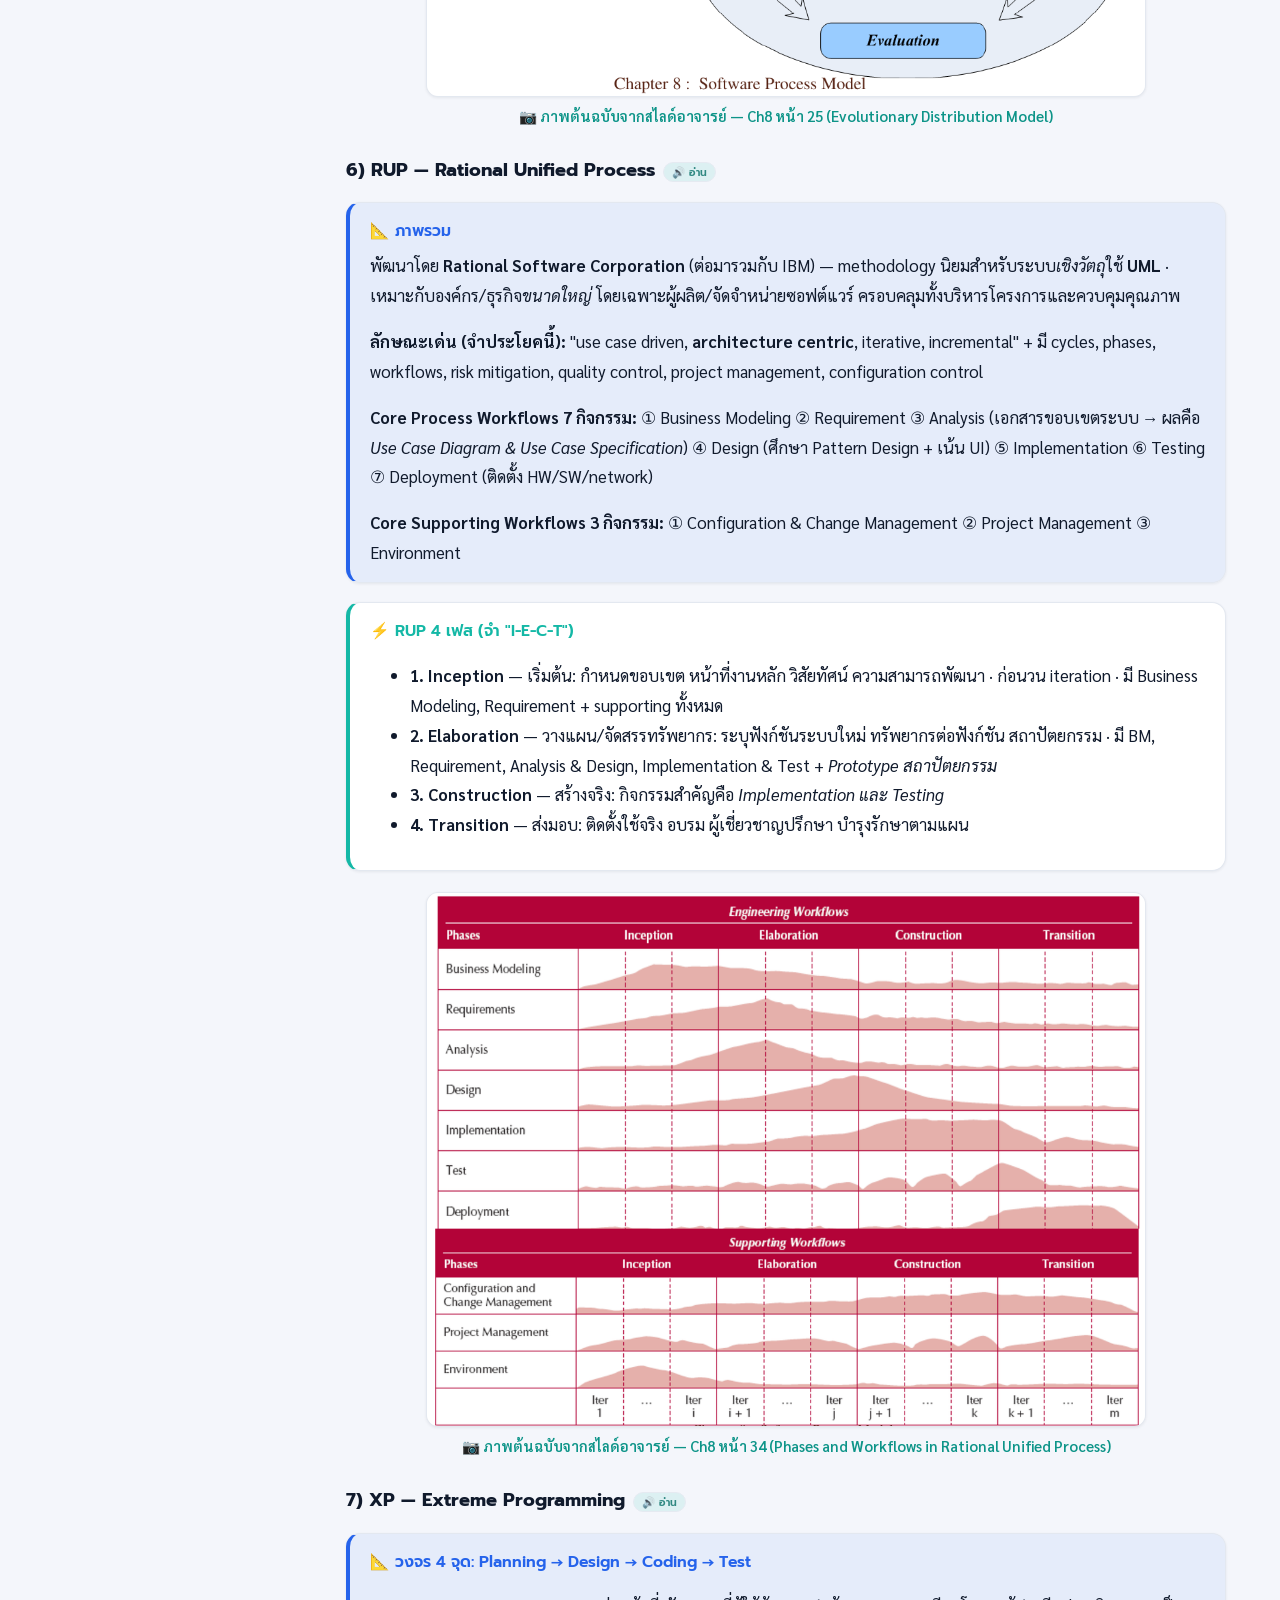
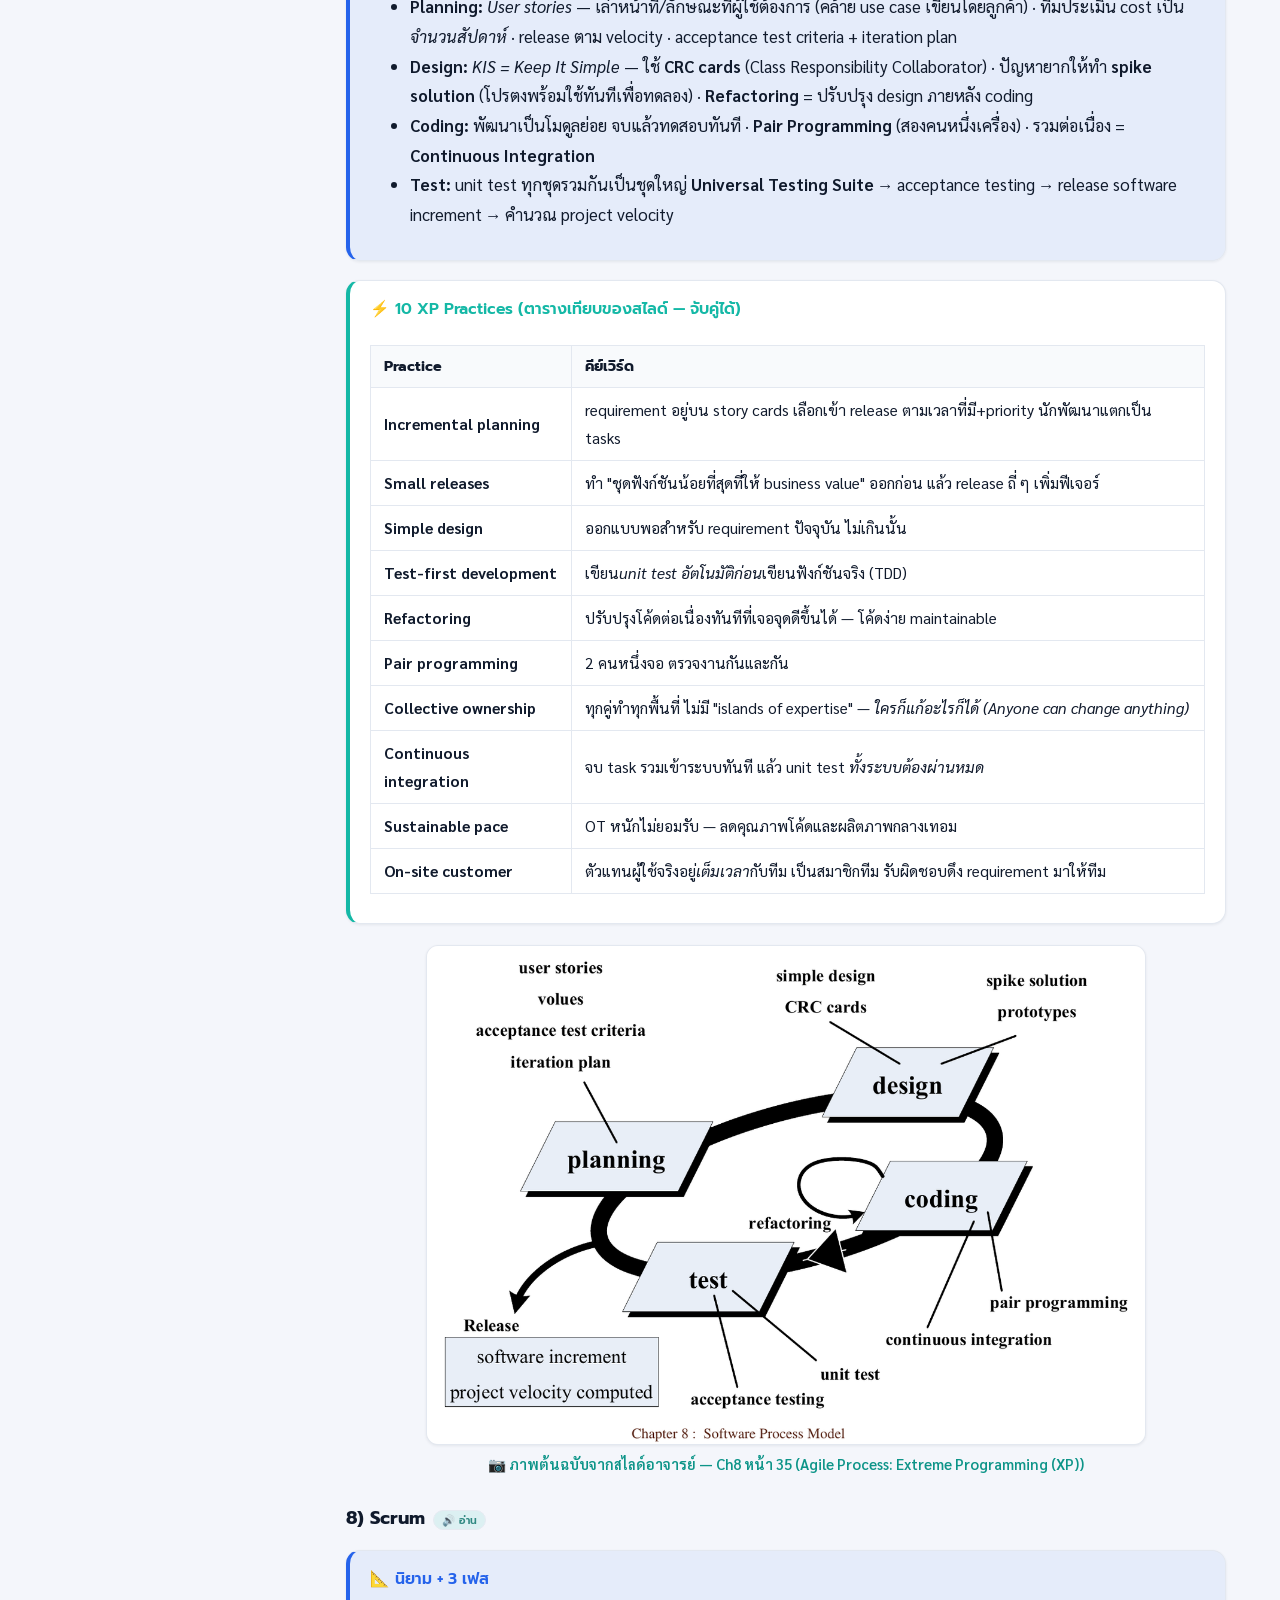
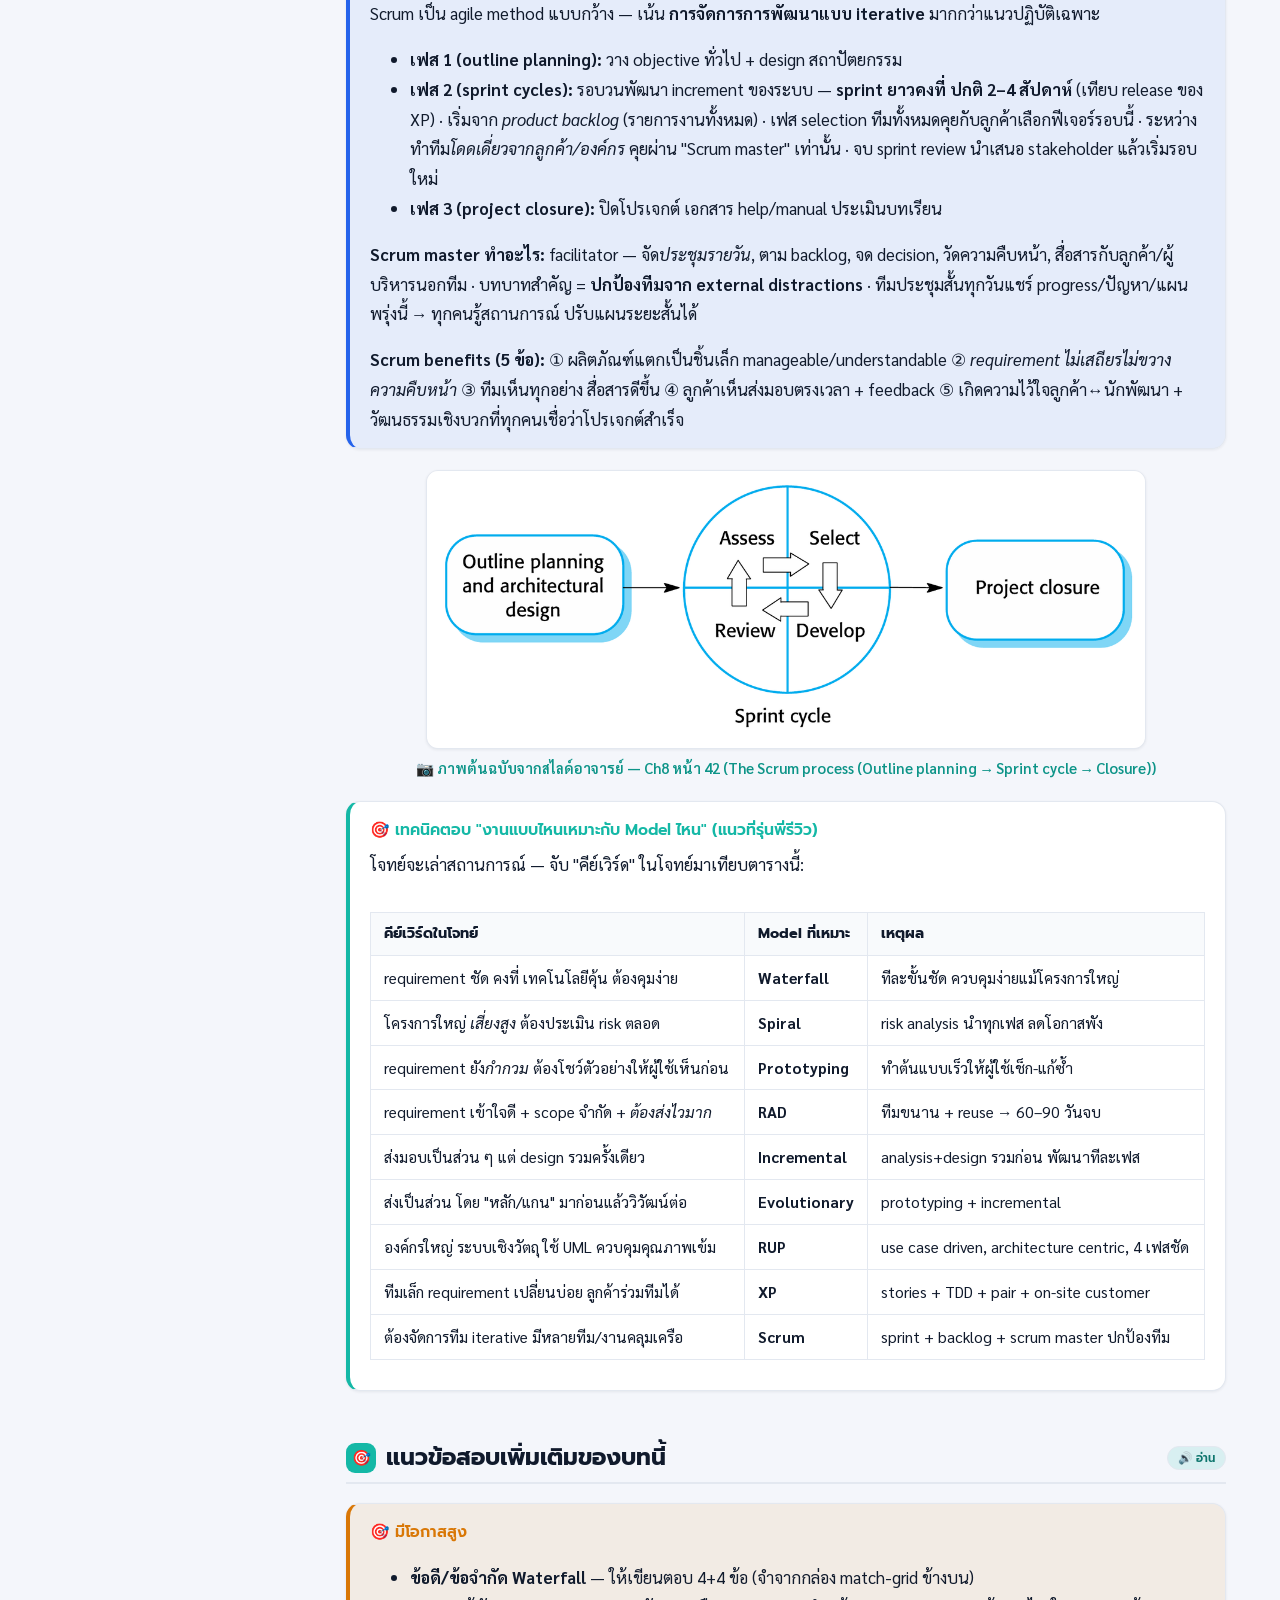
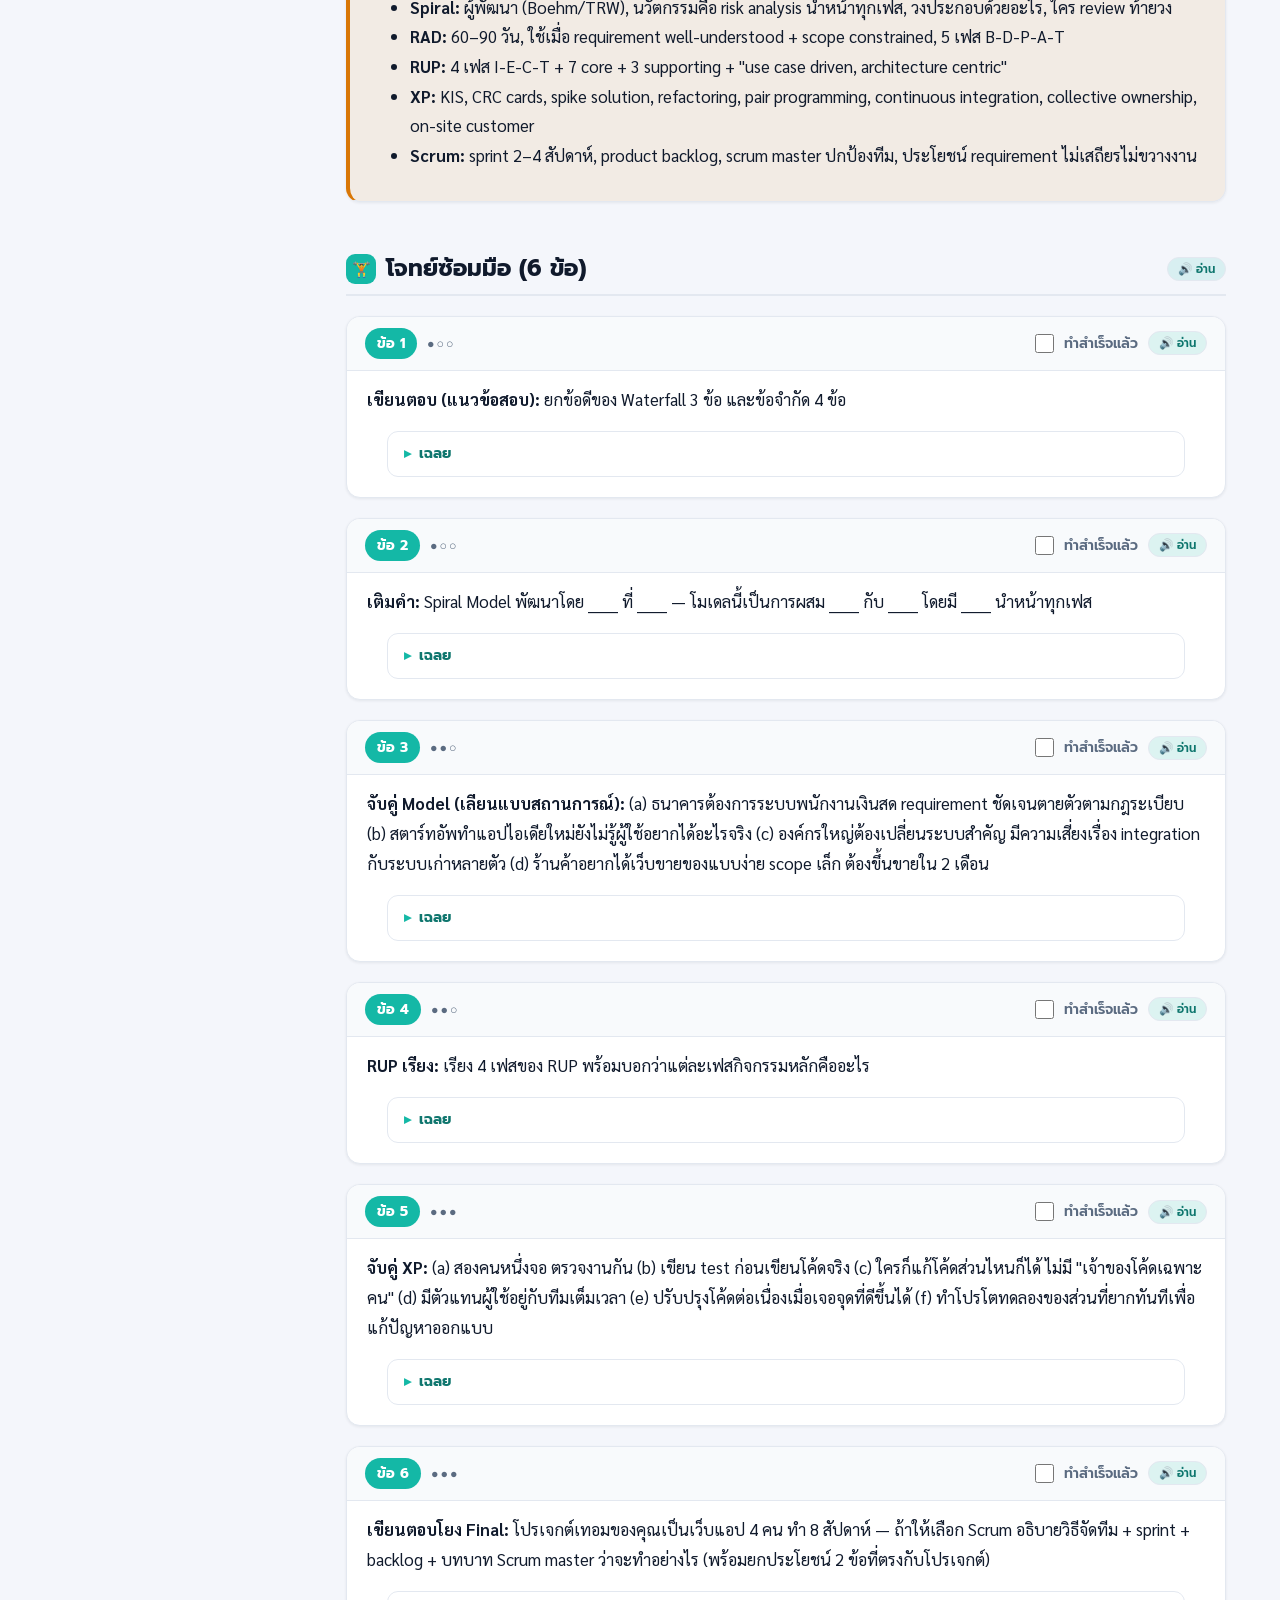
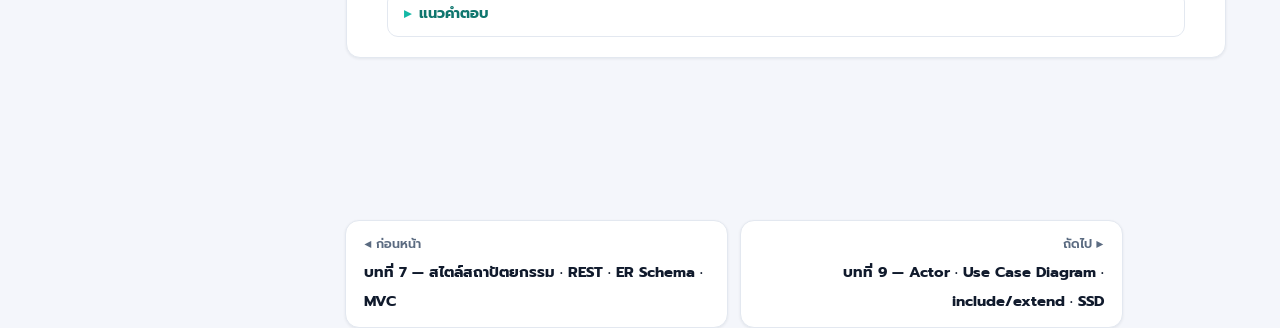
<file: ch8.html>
<!DOCTYPE html>
<html lang="th">
<head>
<meta charset="UTF-8">
<meta name="viewport" content="width=device-width, initial-scale=1">
<meta name="referrer" content="no-referrer">
<title>บทที่ 8 โมเดลกระบวนการซอฟต์แวร์ — SE 05506017</title>
<link rel="icon" href="data:image/svg+xml,<svg xmlns=%22http://www.w3.org/2000/svg%22 viewBox=%220 0 100 100%22><rect width=%22100%22 height=%22100%22 rx=%2222%22 fill=%22%230d1930%22/><text x=%2250%22 y=%2270%22 font-size=%2252%22 text-anchor=%22middle%22 fill=%22white%22 font-family=%22sans-serif%22 font-weight=%22bold%22>SE</text></svg>">
<meta name="description" content="บทที่ 8 โมเดลกระบวนการซอฟต์แวร์ — Waterfall, Spiral, Prototyping, RAD, Incremental, Evolutionary, RUP, XP, Scrum พร้อมข้อดีข้อจำกัดและแนวข้อสอบ">
<link rel="preconnect" href="https://fonts.googleapis.com">
<link rel="preconnect" href="https://fonts.gstatic.com" crossorigin>
<link href="https://fonts.googleapis.com/css2?family=Prompt:wght@500;600;700&family=Sarabun:wght@400;500;600;700&display=swap" rel="stylesheet">
<link rel="stylesheet" href="assets/css/style.css">
</head>
<body data-ch="8" data-section="8" data-page="ch8.html" data-tts="1">
<header class="topbar">
  <button class="icon-btn menu-btn" id="menuBtn" aria-label="เปิดเมนู">☰</button>
  <a class="brand" href="index.html"><span class="brand-badge">SE</span><span>Software Engineering <span class="brand-sub">05506017 · 1/2569</span></span></a>
  <span class="spacer"></span>
  <button class="icon-btn theme-btn" id="themeBtn" aria-label="สลับโหมดมืด/สว่าง">🌙</button>
</header>
<div class="layout">
  <nav class="sidebar" id="sidebar"></nav>
  <div class="scrim" id="scrim"></div>

  <main class="content"><div class="inner">

<div class="crumb">บทที่ 8 · โมเดลกระบวนการซอฟต์แวร์</div>
<h1 class="page-title">บทที่ 8 — Software Process Models</h1>
<p class="page-sub">รีวิวรุ่นพี่เตือน: "ทำความเข้าใจข้อจำกัดกับลักษณะของ Process Model — งานแบบไหนเหมาะกับ Model ไหน"
บทนี้จึงจัดเป็นเทียบคู่ ๆ: ข้อดี/ข้อจำกัด ของ Waterfall, Spiral, Prototyping, RAD, Incremental, Evolutionary, RUP, XP, Scrum</p>

<nav class="pillnav">
  <a href="#objectives">🎯 จุดประสงค์</a>
  <a href="#lesson">📖 บทเรียน</a>
  <a href="#exam">🎯 แนวข้อสอบ</a>
  <a href="#practice">🏋️ โจทย์ซ้อมมือ</a>
</nav>

<section class="block" id="objectives">
  <div class="obj">
    <h2>🎯 เรียนจบบทนี้ คุณต้องทำสิ่งเหล่านี้ได้</h2>
    <ul>
      <li>เล่าข้อดี/ข้อจำกัดของ Waterfall ได้ 4 ข้อ (ระบุชัดว่า "ออกสอบ")</li>
      <li>อธิบาย Spiral: วนซ้ำ + <strong>risk analysis นำทุกเฟส</strong> + สิ่งที่วนในแต่ละรอบ + ใครประเมินจบรอบ</li>
      <li>อธิบาย Prototyping (RAD Tool) และ RAD: 5 เฟส, ทีมขนาน, 60–90 วัน, ใช้เมื่อไหร่</li>
      <li>แยก Incremental กับ Evolutionary และต่างจาก Waterfall อย่างไร</li>
      <li>จำ RUP: 4 เฟส (Inception, Elaboration, Construction, Transition) + core process workflows 7 + supporting 3 + ลักษณะ "use case driven, architecture centric"</li>
      <li>จำ XP: user stories, KIS, CRC cards, spike solution, refactoring, pair programming, continuous integration + 10 แนวปฏิบัติ</li>
      <li>จำ Scrum: 3 เฟส, sprint 2–4 สัปดาห์, product backlog, scrum master ทำอะไร, ประโยชน์ 5 ข้อ</li>
      <li><strong>จับคู่ "งานแบบไหน → Model ไหน" ได้</strong> (แนวข้อสอบที่รุ่นพี่ย้ำ)</li>
    </ul>
  </div>
</section>

<section class="block" id="lesson">
  <h2><span class="h2-dot">📖</span> บทเรียน</h2>

  <div class="box box-idea">
    <div class="box-title">🗺️ ที่มาที่ไป — ทุกโมเดลคือการแก้จุดอ่อนของโมเดลก่อน</div>
    <p>อ่านบทนี้เป็น "เรื่องวิวัฒนาการ": Waterfall วินัยดีแต่<em>ช้า ได้ของทีเดียวจบ</em> → Prototyping ทำตัวอย่างให้ผู้ใช้ดูก่อน<em>จับ requirement ให้แม่น</em> → Spiral เอา waterfall+prototype วนซ้ำ<em>แล้วเติม Risk Analysis</em> → RAD ย่นเวลาด้วยทีมขนาน + reuse → Incremental/Evolutionary ส่งเป็นก้อน → RUP จัดระเบียบกระบวนการเชิงวัตถุด้วย UML → XP/Scrum คือ Agile เร่ง feedback เป็นรายสัปดาห์</p>
    <p><strong>อุปมาประจำบท:</strong> สร้างบ้าน — Waterfall = ออกแบบทั้งหมดแล้วก่อจบทีเดียว · Prototyping = สร้าง mockup บ้านตัวอย่างให้เจ้าของดูก่อน · Spiral = สร้างทีละวง วงแรกขอโครงเล็ก ๆ ประเมินเสี่ยงแล้วค่อยขยาย · Incremental = ส่งห้องนอนใช้ก่อนแล้วค่อยก่อห้องอื่น · Agile = ทีมช่างยืนพร้อมกันเช้าทุกวันปรับตาม feedback รายวัน</p>
  </div>

  <h3>1) Waterfall Model — รากฐานทุกโมเดล</h3>
  <div class="box box-def">
    <div class="box-title">📐 5 ขั้น (ทบทวนจากบทที่ 1) + เกิดหลัง Feasibility</div>
    <p>เริ่ม<em>หลัง Feasibility study</em> เมื่อรู้ต้นทุน-ผลประโยชน์แล้ว: <strong>Requirements Analysis and Specification</strong> (ระบุ+บันทึก requirement แบบใช้ภาษาปลายทาง/ผู้ใช้อ่านรู้เรื่อง) → <strong>Design and Specification</strong> แบ่ง 2 ซับ: <em>Architectural (high-level)</em> โครงสร้างโมดูล+การจัดองค์ประกอบ และ <em>Detailed design</em> ออกแบบรายโมดูลจากโครง → <strong>Coding and Module Testing</strong> (ทำโค้ดจริง+ทดสอบก่อนส่งต่อ) → <strong>Integration and System Testing</strong> (โมดูลที่ทดสอบแล้วมารวม ทดสอบเป็นระบบ) → <strong>Delivery and Maintenance</strong></p>
  </div>
  <div class="box box-warn">
    <div class="box-title">🎯 ข้อดี / ข้อจำกัด ของ Waterfall — จำเป๊ะจากสไลด์ (ออกสอบ)</div>
    <div class="match-grid">
      <div class="match-item"><span class="m-key">ข้อดี (Advantages)</span><ul><li>แต่ละ task เป็นอิสระจากกัน</li><li>ควบคุมง่าย แม้โครงการใหญ่</li><li>โครงการจบตามเวลา (finish on time)</li></ul></div>
      <div class="match-item"><span class="m-key">ข้อจำกัด (Disadvantages)</span><ul><li>ต้องออกแบบทุกงานก่อนแล้วค่อย coding</li><li>เอกสารเยอะมาก เปลืองเวลา</li><li>ผู้ใช้ต้องรอจนกระบวนการเสร็จหมด</li><li>ใช้กับเครื่องมือ/เทคโนโลยีใหม่ไม่ได้</li></ul></div>
    </div>
    <p>เหมาะกับงาน: requirement <em>ชัดเจนคงที่</em> เทคโนโลยีคุ้นเคย — ไม่เหมาะ: requirement กำกวม/จะเปลี่ยน</p>
  </div>

  
  <figure class="fig fig-orig">
    <img src="assets/img/ch8-waterfall.png" alt="Waterfall model จากสไลด์ต้นฉบับ" loading="lazy">
    <figcaption>📷 ภาพต้นฉบับจากสไลด์อาจารย์ — Ch8 หน้า 4 (Software Life Cycle — Waterfall Model)</figcaption>
  </figure>

<h3>2) Spiral Model — น้ำตก+ต้นแบบ+วิเคราะห์ความเสี่ยง</h3>
  <div class="box box-def">
    <div class="box-title">📐 นิยามจากสไลด์</div>
    <p>โมเดลที่ใช้ <strong>Waterfall + Prototype โดยพัฒนาเป็นเฟสเล็ก ๆ</strong> — แต่ละเฟสเล็กถูก<em>ทดสอบ ประเมิน และ integrate</em> เข้าโปรเจกต์หลัก</p>
    <p>พัฒนาโดย <strong>Dr. Barry Boehm ที่ TRW</strong> — เป็น enhancement ของ waterfall/rapid prototype โดย <strong>risk analysis นำหน้าทุกเฟส</strong> (risk analysis preceding each phase) · รวม iterative development เข้ากับความเป็นระเบียบของ waterfall · ส่งมอบ incrementally ได้ทุกวง</p>
    <p><strong>วงของ Spiral มีอะไร (จำ 6 คำ):</strong> Risk Analysis · Prototype · Design/Validation · Planning · Alternatives · Repeat + แกน: Measure of Cumulative Cost and Progress (วัดต้นทุนสะสม+ความคืบหน้า)</p>
    <p><strong>เริ่ม/จบกระบวนการ:</strong> เริ่มเมื่อ mission การทำงานจริงปรับปรุงได้ด้วยแรง SE · ตลอดทางต้อง test hypothesis · จบเมื่อวงใด violate hypothesis หรือจบด้วยการติดตั้งผลิตภัณฑ์ใหม่/ที่แก้แล้ว</p>
    <p><strong>Requirements ใน spiral:</strong> Alternatives/ความไม่แน่นอนต้อง resolve ทันทีที่เจอ · risk-driven ยอมใช้โมเดลอื่นผสมได้จนกว่า high-risk จะยุติ · คนเกี่ยวข้อง<em>review หลังจบทุกวง</em> แล้ววางแผนวงถัดไป</p>
  </div>
  <figure class="fig">
    <svg viewBox="0 0 460 300" role="img" aria-label="Spiral model: วงกลมซ้อน 4 ส่วน Risk analysis, Prototype, Design/Validation, Planning วนรอบเพิ่มขนาดตามต้นทุน">
      <circle cx="230" cy="140" r="34" class="uml-bound"></circle>
      <circle cx="230" cy="140" r="72" class="uml-bound"></circle>
      <circle cx="230" cy="140" r="110" class="uml-bound"></circle>
      <path d="M230 140 L230 106 A34 34 0 0 1 264 140 L264 140" fill="none" stroke="#2563eb" stroke-width="2"></path>
      <path d="M230 68 A72 72 0 0 1 302 140 L302 140 A72 72 0 0 1 230 212 A72 72 0 0 1 158 140 A72 72 0 0 1 230 68" fill="none" stroke="#dc2626" stroke-width="1.6" stroke-dasharray="6 4"></path>
      <text x="230" y="34" text-anchor="middle" class="big t1">Risk Analysis</text>
      <text x="404" y="140" text-anchor="middle" class="big t2">Prototype</text>
      <text x="230" y="252" text-anchor="middle" class="big t3">Design / Validation</text>
      <text x="56" y="140" text-anchor="middle" class="big">Planning</text>
      <text x="230" y="286" text-anchor="middle" class="mut">ทุกวงเริ่มด้วย risk analysis — แผงมุมวัด "Cumulative Cost and Progress" เพิ่มตามวง</text>
      <text x="230" y="98" text-anchor="middle" class="small mut">Alternatives → Repeat</text>
    </svg>
    <figcaption>ภาพ 8.1 — Spiral: วนซ้ำแต่ละวงโตขึ้น (ต้นทุนสะสมเพิ่ม) — เหมาะกับโครงการ<em>เสี่ยงสูง/ใหญ่</em> เพราะจับ risk ก่อนลงทุนจริงทุกวง</figcaption>
  </figure>

  <figure class="fig fig-orig">
    <img src="assets/img/ch8-spiral-boehm.png" alt="Spiral model ฉบับเต็มของ Boehm จากสไลด์ต้นฉบับ" loading="lazy">
    <figcaption>📷 ภาพต้นฉบับจากสไลด์อาจารย์ — Ch8 หน้า 11 (Spiral Model (Boehm, TRW))</figcaption>
  </figure>

  <figure class="fig fig-orig">
    <img src="assets/img/ch8-spiral-cycle.png" alt="วงของ Spiral พร้อมป้าย Risk Analysis / Prototype / Planning ฯลฯ จากสไลด์ต้นฉบับ" loading="lazy">
    <figcaption>📷 ภาพต้นฉบับจากสไลด์อาจารย์ — Ch8 หน้า 13 (Spiral Model Cycle)</figcaption>
  </figure>


  <h3>3) Prototyping Model</h3>
  <div class="box box-def">
    <div class="box-title">📐 ใจความสั้น ๆ</div>
    <p>ทำ<em>ต้นแบบง่าย ๆ</em> ให้ผู้ใช้เช็ก requirement ของตัวเอง แล้วแก้ต้นแบบซ้ำ จนเข้าใจ requirement ผู้ใช้จริง · ต่อยอดจาก Waterfall · <strong>ไม่ดีสำหรับระบบใหญ่</strong> · เครื่องมือพัฒนาเรียกว่า <strong>RAD Tool (Rapid Application Development Tool)</strong></p>
    <p>โฟลว์: Requirements → Design → Coding &amp; Module Testing → Integration &amp; System Testing → (มี "Testing" loop กลับมาแก้) → Delivery &amp; Maintenance</p>
  </div>

  
  <figure class="fig fig-orig">
    <img src="assets/img/ch8-prototyping.png" alt="Prototyping model flow จากสไลด์ต้นฉบับ" loading="lazy">
    <figcaption>📷 ภาพต้นฉบับจากสไลด์อาจารย์ — Ch8 หน้า 18 (Prototyping Model (มี Testing loop กลับมาแก้))</figcaption>
  </figure>

<h3>4) RAD Model — เร่งสปีด 60–90 วัน</h3>
  <div class="box box-def">
    <div class="box-title">📐 นิยาม + 5 เฟส + เมื่อไหร่ใช้</div>
    <p><strong>RAD = Rapid Application Development</strong> — โมเดล incremental ที่เน้น<em>รอบพัฒนาสั้นมาก (extremely short development cycle)</em> · <strong>ใช้เมื่อ:</strong> requirement <em>เข้าใจดีแล้ว (well understood)</em> และ<em>scope ถูกจำกัด (constrained)</em> → ทีมสร้างระบบทำงานเต็มรูปแบบในเวลาสั้นมาก (ตามภาพสไลด์: <strong>60–90 วัน</strong>) โดยทีมหลายทีมทำขนานกัน</p>
    <p><strong>5 เฟส (จำ "B-D-P-A-T"):</strong></p>
    <ul>
      <li><strong>Business modeling</strong> — ข้อมูลไหลในธุรกิจแบบไหน: อะไรขับเคลื่อน process? ข้อมูลไปที่ไหน? ใครประมวลผล?</li>
      <li><strong>Data modeling</strong> — กลั่นเป็น data objects ที่รองรับธุรกิจ</li>
      <li><strong>Process modeling</strong> — แปลง data objects ให้บรรลุ flow ของธุรกิจ: add/modify/delete/retrieve</li>
      <li><strong>Application generation</strong> — ใช้เทคนิค 4GL (ภาษารุ่น 4/สัญลักษณ์กราฟิกที่ลูกค้าอ่านรู้เรื่อง)</li>
      <li><strong>Testing and turnover</strong> — เน้น<em>reuse</em> คอมโพเนนต์ที่ทดสอบแล้ว → เวลาทดสอบรวมลดลง</li>
    </ul>
  </div>

  
  <figure class="fig fig-orig">
    <img src="assets/img/ch8-rad.png" alt="RAD model จากสไลด์ต้นฉบับ" loading="lazy">
    <figcaption>📷 ภาพต้นฉบับจากสไลด์อาจารย์ — Ch8 หน้า 20 (RAD Model — 3 ทีมขนาน, 60–90 วัน)</figcaption>
  </figure>

<h3>5) Incremental vs Evolutionary Distribution</h3>
  <div class="box box-def">
    <div class="box-title">📐 คู่เทียบสั้น ๆ</div>
    <p><strong>Incremental Distribution Model:</strong> ทำ<em>analysis + design ของระบบทั้งหมดก่อน</em> แล้วค่อยพัฒนาแต่ละเฟส · ต่างจาก Waterfall ที่ห้ามหั่นเป็นเฟสเล็ก · แต่ก็ยากเหมือนกันที่จะหั่นโปรเจกต์รวมเป็นเฟสเล็ก</p>
    <p><strong>Evolutionary Distribution Model:</strong> = <em>Evolutionary (Prototyping) Model + Incremental</em> — พัฒนา<em>ระบบหลัก (main system) ก่อน</em> แล้วค่อยเพิ่มส่วนตามรอบ</p>
  </div>

  
  <figure class="fig fig-orig">
    <img src="assets/img/ch8-incremental.png" alt="Incremental model จากสไลด์ต้นฉบับ" loading="lazy">
    <figcaption>📷 ภาพต้นฉบับจากสไลด์อาจารย์ — Ch8 หน้า 24 (Incremental Distribution Model)</figcaption>
  </figure>

  <figure class="fig fig-orig">
    <img src="assets/img/ch8-evolutionary.png" alt="Evolutionary model จากสไลด์ต้นฉบับ" loading="lazy">
    <figcaption>📷 ภาพต้นฉบับจากสไลด์อาจารย์ — Ch8 หน้า 25 (Evolutionary Distribution Model)</figcaption>
  </figure>

<h3>6) RUP — Rational Unified Process</h3>
  <div class="box box-def">
    <div class="box-title">📐 ภาพรวม</div>
    <p>พัฒนาโดย <strong>Rational Software Corporation</strong> (ต่อมารวมกับ IBM) — methodology นิยมสำหรับระบบ<em>เชิงวัตถุ</em>ใช้ <strong>UML</strong> · เหมาะกับองค์กร/ธุรกิจ<em>ขนาดใหญ่</em> โดยเฉพาะผู้ผลิต/จัดจำหน่ายซอฟต์แวร์ ครอบคลุมทั้งบริหารโครงการและควบคุมคุณภาพ</p>
    <p><strong>ลักษณะเด่น (จำประโยคนี้):</strong> "use case driven, <strong>architecture centric</strong>, iterative, incremental" + มี cycles, phases, workflows, risk mitigation, quality control, project management, configuration control</p>
    <p><strong>Core Process Workflows 7 กิจกรรม:</strong> ① Business Modeling ② Requirement ③ Analysis (เอกสารขอบเขตระบบ → ผลคือ <em>Use Case Diagram &amp; Use Case Specification</em>) ④ Design (ศึกษา Pattern Design + เน้น UI) ⑤ Implementation ⑥ Testing ⑦ Deployment (ติดตั้ง HW/SW/network)</p>
    <p><strong>Core Supporting Workflows 3 กิจกรรม:</strong> ① Configuration &amp; Change Management ② Project Management ③ Environment</p>
  </div>
  <div class="box box-key">
    <div class="box-title">⚡ RUP 4 เฟส (จำ "I-E-C-T")</div>
    <ul>
      <li><strong>1. Inception</strong> — เริ่มต้น: กำหนดขอบเขต หน้าที่งานหลัก วิสัยทัศน์ ความสามารถพัฒนา · ก่อนวน iteration · มี Business Modeling, Requirement + supporting ทั้งหมด</li>
      <li><strong>2. Elaboration</strong> — วางแผน/จัดสรรทรัพยากร: ระบุฟังก์ชันระบบใหม่ ทรัพยากรต่อฟังก์ชัน สถาปัตยกรรม · มี BM, Requirement, Analysis &amp; Design, Implementation &amp; Test + <em>Prototype สถาปัตยกรรม</em></li>
      <li><strong>3. Construction</strong> — สร้างจริง: กิจกรรมสำคัญคือ <em>Implementation และ Testing</em></li>
      <li><strong>4. Transition</strong> — ส่งมอบ: ติดตั้งใช้จริง อบรม ผู้เชี่ยวชาญปรึกษา บำรุงรักษาตามแผน</li>
    </ul>
  </div>

  
  <figure class="fig fig-orig">
    <img src="assets/img/ch8-rup.png" alt="RUP hump chart จากสไลด์ต้นฉบับ" loading="lazy">
    <figcaption>📷 ภาพต้นฉบับจากสไลด์อาจารย์ — Ch8 หน้า 34 (Phases and Workflows in Rational Unified Process)</figcaption>
  </figure>

<h3>7) XP — Extreme Programming</h3>
  <div class="box box-def">
    <div class="box-title">📐 วงจร 4 จุด: Planning → Design → Coding → Test</div>
    <ul>
      <li><strong>Planning:</strong> <em>User stories</em> — เล่าหน้าที่/ลักษณะที่ผู้ใช้ต้องการ (คล้าย use case เขียนโดยลูกค้า) · ทีมประเมิน cost เป็น<em>จำนวนสัปดาห์</em> · release ตาม velocity · acceptance test criteria + iteration plan</li>
      <li><strong>Design:</strong> <em>KIS = Keep It Simple</em> — ใช้ <strong>CRC cards</strong> (Class Responsibility Collaborator) · ปัญหายากให้ทำ <strong>spike solution</strong> (โปรตงพร้อมใช้ทันทีเพื่อทดลอง) · <strong>Refactoring</strong> = ปรับปรุง design ภายหลัง coding</li>
      <li><strong>Coding:</strong> พัฒนาเป็นโมดูลย่อย จบแล้วทดสอบทันที · <strong>Pair Programming</strong> (สองคนหนึ่งเครื่อง) · รวมต่อเนื่อง = <strong>Continuous Integration</strong></li>
      <li><strong>Test:</strong> unit test ทุกชุดรวมกันเป็นชุดใหญ่ <strong>Universal Testing Suite</strong> → acceptance testing → release software increment → คำนวณ project velocity</li>
    </ul>
  </div>
  <div class="box box-key">
    <div class="box-title">⚡ 10 XP Practices (ตารางเทียบของสไลด์ — จับคู่ได้)</div>
    <div class="tbl-wrap"><table class="tbl">
      <thead><tr><th>Practice</th><th>คีย์เวิร์ด</th></tr></thead>
      <tbody>
        <tr><td><strong>Incremental planning</strong></td><td>requirement อยู่บน story cards เลือกเข้า release ตามเวลาที่มี+priority นักพัฒนาแตกเป็น tasks</td></tr>
        <tr><td><strong>Small releases</strong></td><td>ทำ "ชุดฟังก์ชันน้อยที่สุดที่ให้ business value" ออกก่อน แล้ว release ถี่ ๆ เพิ่มฟีเจอร์</td></tr>
        <tr><td><strong>Simple design</strong></td><td>ออกแบบพอสำหรับ requirement ปัจจุบัน ไม่เกินนั้น</td></tr>
        <tr><td><strong>Test-first development</strong></td><td>เขียน<em>unit test อัตโนมัติก่อน</em>เขียนฟังก์ชันจริง (TDD)</td></tr>
        <tr><td><strong>Refactoring</strong></td><td>ปรับปรุงโค้ดต่อเนื่องทันทีที่เจอจุดดีขึ้นได้ — โค้ดง่าย maintainable</td></tr>
        <tr><td><strong>Pair programming</strong></td><td>2 คนหนึ่งจอ ตรวจงานกันและกัน</td></tr>
        <tr><td><strong>Collective ownership</strong></td><td>ทุกคู่ทำทุกพื้นที่ ไม่มี "islands of expertise" — <em>ใครก็แก้อะไรก็ได้ (Anyone can change anything)</em></td></tr>
        <tr><td><strong>Continuous integration</strong></td><td>จบ task รวมเข้าระบบทันที แล้ว unit test <em>ทั้งระบบต้องผ่านหมด</em></td></tr>
        <tr><td><strong>Sustainable pace</strong></td><td>OT หนักไม่ยอมรับ — ลดคุณภาพโค้ดและผลิตภาพกลางเทอม</td></tr>
        <tr><td><strong>On-site customer</strong></td><td>ตัวแทนผู้ใช้จริงอยู่<em>เต็มเวลา</em>กับทีม เป็นสมาชิกทีม รับผิดชอบดึง requirement มาให้ทีม</td></tr>
      </tbody>
    </table></div>
  </div>

  
  <figure class="fig fig-orig">
    <img src="assets/img/ch8-xp.png" alt="XP process diagram จากสไลด์ต้นฉบับ" loading="lazy">
    <figcaption>📷 ภาพต้นฉบับจากสไลด์อาจารย์ — Ch8 หน้า 35 (Agile Process: Extreme Programming (XP))</figcaption>
  </figure>

<h3>8) Scrum</h3>
  <div class="box box-def">
    <div class="box-title">📐 นิยาม + 3 เฟส</div>
    <p>Scrum เป็น agile method แบบกว้าง — เน้น <strong>การจัดการการพัฒนาแบบ iterative</strong> มากกว่าแนวปฏิบัติเฉพาะ</p>
    <ul>
      <li><strong>เฟส 1 (outline planning):</strong> วาง objective ทั่วไป + design สถาปัตยกรรม</li>
      <li><strong>เฟส 2 (sprint cycles):</strong> รอบวนพัฒนา increment ของระบบ — <strong>sprint ยาวคงที่ ปกติ 2–4 สัปดาห์</strong> (เทียบ release ของ XP) · เริ่มจาก <em>product backlog</em> (รายการงานทั้งหมด) · เฟส selection ทีมทั้งหมดคุยกับลูกค้าเลือกฟีเจอร์รอบนี้ · ระหว่างทำทีม<em>โดดเดี่ยวจากลูกค้า/องค์กร</em> คุยผ่าน "Scrum master" เท่านั้น · จบ sprint review นำเสนอ stakeholder แล้วเริ่มรอบใหม่</li>
      <li><strong>เฟส 3 (project closure):</strong> ปิดโปรเจกต์ เอกสาร help/manual ประเมินบทเรียน</li>
    </ul>
    <p><strong>Scrum master ทำอะไร:</strong> facilitator — จัด<em>ประชุมรายวัน</em>, ตาม backlog, จด decision, วัดความคืบหน้า, สื่อสารกับลูกค้า/ผู้บริหารนอกทีม · บทบาทสำคัญ = <strong>ปกป้องทีมจาก external distractions</strong> · ทีมประชุมสั้นทุกวันแชร์ progress/ปัญหา/แผนพรุ่งนี้ → ทุกคนรู้สถานการณ์ ปรับแผนระยะสั้นได้</p>
    <p><strong>Scrum benefits (5 ข้อ):</strong> ① ผลิตภัณฑ์แตกเป็นชิ้นเล็ก manageable/understandable ② <em>requirement ไม่เสถียรไม่ขวางความคืบหน้า</em> ③ ทีมเห็นทุกอย่าง สื่อสารดีขึ้น ④ ลูกค้าเห็นส่งมอบตรงเวลา + feedback ⑤ เกิดความไว้ใจลูกค้า↔นักพัฒนา + วัฒนธรรมเชิงบวกที่ทุกคนเชื่อว่าโปรเจกต์สำเร็จ</p>
  </div>

  
  <figure class="fig fig-orig">
    <img src="assets/img/ch8-scrum.png" alt="Scrum process จากสไลด์ต้นฉบับ" loading="lazy">
    <figcaption>📷 ภาพต้นฉบับจากสไลด์อาจารย์ — Ch8 หน้า 42 (The Scrum process (Outline planning → Sprint cycle → Closure))</figcaption>
  </figure>

<div class="box box-key" id="exam">
    <div class="box-title">🎯 เทคนิคตอบ "งานแบบไหนเหมาะกับ Model ไหน" (แนวที่รุ่นพี่รีวิว)</div>
    <p>โจทย์จะเล่าสถานการณ์ — จับ "คีย์เวิร์ด" ในโจทย์มาเทียบตารางนี้:</p>
    <div class="tbl-wrap"><table class="tbl">
      <thead><tr><th>คีย์เวิร์ดในโจทย์</th><th>Model ที่เหมาะ</th><th>เหตุผล</th></tr></thead>
      <tbody>
        <tr><td>requirement ชัด คงที่ เทคโนโลยีคุ้น ต้องคุมง่าย</td><td><strong>Waterfall</strong></td><td>ทีละขั้นชัด ควบคุมง่ายแม้โครงการใหญ่</td></tr>
        <tr><td>โครงการใหญ่ <em>เสี่ยงสูง</em> ต้องประเมิน risk ตลอด</td><td><strong>Spiral</strong></td><td>risk analysis นำทุกเฟส ลดโอกาสพัง</td></tr>
        <tr><td>requirement ยัง<em>กำกวม</em> ต้องโชว์ตัวอย่างให้ผู้ใช้เห็นก่อน</td><td><strong>Prototyping</strong></td><td>ทำต้นแบบเร็วให้ผู้ใช้เช็ก-แก้ซ้ำ</td></tr>
        <tr><td>requirement เข้าใจดี + scope จำกัด + <em>ต้องส่งไวมาก</em></td><td><strong>RAD</strong></td><td>ทีมขนาน + reuse → 60–90 วันจบ</td></tr>
        <tr><td>ส่งมอบเป็นส่วน ๆ แต่ design รวมครั้งเดียว</td><td><strong>Incremental</strong></td><td>analysis+design รวมก่อน พัฒนาทีละเฟส</td></tr>
        <tr><td>ส่งเป็นส่วน โดย "หลัก/แกน" มาก่อนแล้ววิวัฒน์ต่อ</td><td><strong>Evolutionary</strong></td><td>prototyping + incremental</td></tr>
        <tr><td>องค์กรใหญ่ ระบบเชิงวัตถุ ใช้ UML ควบคุมคุณภาพเข้ม</td><td><strong>RUP</strong></td><td>use case driven, architecture centric, 4 เฟสชัด</td></tr>
        <tr><td>ทีมเล็ก requirement เปลี่ยนบ่อย ลูกค้าร่วมทีมได้</td><td><strong>XP</strong></td><td>stories + TDD + pair + on-site customer</td></tr>
        <tr><td>ต้องจัดการทีม iterative มีหลายทีม/งานคลุมเครือ</td><td><strong>Scrum</strong></td><td>sprint + backlog + scrum master ปกป้องทีม</td></tr>
      </tbody>
    </table></div>
  </div>
</section>

<section class="block" id="examx">
  <h2><span class="h2-dot">🎯</span> แนวข้อสอบเพิ่มเติมของบทนี้</h2>
  <div class="box box-warn">
    <div class="box-title">🎯 มีโอกาสสูง</div>
    <ul>
      <li><strong>ข้อดี/ข้อจำกัด Waterfall</strong> — ให้เขียนตอบ 4+4 ข้อ (จำจากกล่อง match-grid ข้างบน)</li>
      <li><strong>Spiral:</strong> ผู้พัฒนา (Boehm/TRW), นวัตกรรมคือ risk analysis นำหน้าทุกเฟส, วงประกอบด้วยอะไร, ใคร review ท้ายวง</li>
      <li><strong>RAD:</strong> 60–90 วัน, ใช้เมื่อ requirement well-understood + scope constrained, 5 เฟส B-D-P-A-T</li>
      <li><strong>RUP:</strong> 4 เฟส I-E-C-T + 7 core + 3 supporting + "use case driven, architecture centric"</li>
      <li><strong>XP:</strong> KIS, CRC cards, spike solution, refactoring, pair programming, continuous integration, collective ownership, on-site customer</li>
      <li><strong>Scrum:</strong> sprint 2–4 สัปดาห์, product backlog, scrum master ปกป้องทีม, ประโยชน์ requirement ไม่เสถียรไม่ขวางงาน</li>
    </ul>
  </div>
</section>

<section class="block" id="practice">
  <h2><span class="h2-dot">🏋️</span> โจทย์ซ้อมมือ (6 ข้อ)</h2>

  <div class="pr-card" data-pkey="p8-1">
    <div class="pr-head"><span class="pr-num">ข้อ 1</span><span class="diff">●○○</span><span class="spacer"></span><label class="pr-done"><input type="checkbox"> ทำสำเร็จแล้ว</label></div>
    <div class="pr-body">
      <p><strong>เขียนตอบ (แนวข้อสอบ):</strong> ยกข้อดีของ Waterfall 3 ข้อ และข้อจำกัด 4 ข้อ</p>
      <details class="sol"><summary>เฉลย</summary>
        <ol class="steps">
          <li><span class="step-t"><b>ข้อดี:</b> ① แต่ละ task อิสระจากกัน ② ควบคุมง่ายแม้โครงการใหญ่ ③ โครงการจบตามเวลา</span></li>
          <li><span class="step-t"><b>ข้อจำกัด:</b> ① ต้องออกแบบทุก task แล้วค่อย coding ② เอกสารเยอะ เปลืองเวลา ③ ผู้ใช้รอจนกระบวนการเสร็จหมด ④ ใช้กับเครื่องมือใหม่ไม่ได้</span></li>
          <li><span class="step-t"><b>ปิดท้ายเพิ่มคะแนน:</b> เหมาะกับงาน requirement ชัดคงที่ — ไม่เหมาะกับงานที่ requirement จะเปลี่ยนระหว่างทาง</span></li>
        </ol>
      </details>
    </div>
  </div>

  <div class="pr-card" data-pkey="p8-2">
    <div class="pr-head"><span class="pr-num">ข้อ 2</span><span class="diff">●○○</span><span class="spacer"></span><label class="pr-done"><input type="checkbox"> ทำสำเร็จแล้ว</label></div>
    <div class="pr-body">
      <p><strong>เติมคำ:</strong> Spiral Model พัฒนาโดย ______ ที่ ______ — โมเดลนี้เป็นการผสม ______ กับ ______ โดยมี ______ นำหน้าทุกเฟส</p>
      <details class="sol"><summary>เฉลย</summary>
        <ol class="steps">
          <li><span class="step-t"><b>เติม:</b> พัฒนาโดย <strong>Dr. Barry Boehm</strong> ที่ <strong>TRW</strong></span></li>
          <li><span class="step-t">ผสม <strong>waterfall/sequential</strong> กับ <strong>iterative development + prototype</strong> โดยมี <strong>risk analysis</strong> นำหน้าทุกเฟส</span></li>
          <li><span class="step-t">ทำให้: ตรวจ requirement + ทดสอบเฟสเล็กได้ ลด risk ป้องกันโปรเจกต์พัง เห็น progress ชัด คุมงบและ timeline ได้</span></li>
        </ol>
      </details>
    </div>
  </div>

  <div class="pr-card" data-pkey="p8-3">
    <div class="pr-head"><span class="pr-num">ข้อ 3</span><span class="diff">●●○</span><span class="spacer"></span><label class="pr-done"><input type="checkbox"> ทำสำเร็จแล้ว</label></div>
    <div class="pr-body">
      <p><strong>จับคู่ Model (เลียนแบบสถานการณ์):</strong> (a) ธนาคารต้องการระบบพนักงานเงินสด requirement ชัดเจนตายตัวตามกฎระเบียบ (b) สตาร์ทอัพทำแอปไอเดียใหม่ยังไม่รู้ผู้ใช้อยากได้อะไรจริง (c) องค์กรใหญ่ต้องเปลี่ยนระบบสำคัญ มีความเสี่ยงเรื่อง integration กับระบบเก่าหลายตัว (d) ร้านค้าอยากได้เว็บขายของแบบง่าย scope เล็ก ต้องขึ้นขายใน 2 เดือน</p>
      <details class="sol"><summary>เฉลย</summary>
        <ol class="steps">
          <li><span class="step-t"><b>(a)</b> <strong>Waterfall</strong> — requirement ชัดคงที่ + ควบคุมง่ายตามกฎระเบียบ</span></li>
          <li><span class="step-t"><b>(b)</b> <strong>Prototyping</strong> (หรือ XP/Scrum) — requirement กำกวม ต้องทำต้นแบบให้ผู้ใช้ทดลองแล้วแก้ซ้ำ</span></li>
          <li><span class="step-t"><b>(c)</b> <strong>Spiral</strong> — โครงการใหญ่เสี่ยงสูง ใช้ risk analysis นำทุกวง</span></li>
          <li><span class="step-t"><b>(d)</b> <strong>RAD</strong> — scope จำกัด + requirement เข้าใจดี + ต้องสั้น 60–90 วัน</span></li>
        </ol>
      </details>
    </div>
  </div>

  <div class="pr-card" data-pkey="p8-4">
    <div class="pr-head"><span class="pr-num">ข้อ 4</span><span class="diff">●●○</span><span class="spacer"></span><label class="pr-done"><input type="checkbox"> ทำสำเร็จแล้ว</label></div>
    <div class="pr-body">
      <p><strong>RUP เรียง:</strong> เรียง 4 เฟสของ RUP พร้อมบอกว่าแต่ละเฟสกิจกรรมหลักคืออะไร</p>
      <details class="sol"><summary>เฉลย</summary>
        <ol class="steps">
          <li><span class="step-t"><b>1. Inception</b> — เริ่มต้น: ขอบเขต วิสัยทัศน์ หน้าที่หลัก (Business Modeling + Requirement + supporting)</span></li>
          <li><span class="step-t"><b>2. Elaboration</b> — วางแผน/ทรัพยากร: ฟังก์ชันระบบ + สถาปัตยกรรม (อาจทำ prototype สถาปัตยกรรม)</span></li>
          <li><span class="step-t"><b>3. Construction</b> — สร้าง: หัวใจคือ Implementation + Testing</span></li>
          <li><span class="step-t"><b>4. Transition</b> — ส่งมอบ: ติดตั้งใช้จริง อบรม ผู้เชี่ยวชาญดูแล บำรุงรักษาตามแผน</span></li>
        </ol>
      </details>
    </div>
  </div>

  <div class="pr-card" data-pkey="p8-5">
    <div class="pr-head"><span class="pr-num">ข้อ 5</span><span class="diff">●●●</span><span class="spacer"></span><label class="pr-done"><input type="checkbox"> ทำสำเร็จแล้ว</label></div>
    <div class="pr-body">
      <p><strong>จับคู่ XP:</strong> (a) สองคนหนึ่งจอ ตรวจงานกัน (b) เขียน test ก่อนเขียนโค้ดจริง (c) ใครก็แก้โค้ดส่วนไหนก็ได้ ไม่มี "เจ้าของโค้ดเฉพาะคน" (d) มีตัวแทนผู้ใช้อยู่กับทีมเต็มเวลา (e) ปรับปรุงโค้ดต่อเนื่องเมื่อเจอจุดที่ดีขึ้นได้ (f) ทำโปรโตทดลองของส่วนที่ยากทันทีเพื่อแก้ปัญหาออกแบบ</p>
      <details class="sol"><summary>เฉลย</summary>
        <ol class="steps">
          <li><span class="step-t"><b>(a)</b> Pair programming</span></li>
          <li><span class="step-t"><b>(b)</b> Test-first development (TDD)</span></li>
          <li><span class="step-t"><b>(c)</b> Collective ownership</span></li>
          <li><span class="step-t"><b>(d)</b> On-site customer</span></li>
          <li><span class="step-t"><b>(e)</b> Refactoring</span></li>
          <li><span class="step-t"><b>(f)</b> Spike solution — (เสริม: จบ task รวมระบบทันที+test ผ่านหมด = Continuous integration)</span></li>
        </ol>
      </details>
    </div>
  </div>

  <div class="pr-card" data-pkey="p8-6">
    <div class="pr-head"><span class="pr-num">ข้อ 6</span><span class="diff">●●●</span><span class="spacer"></span><label class="pr-done"><input type="checkbox"> ทำสำเร็จแล้ว</label></div>
    <div class="pr-body">
      <p><strong>เขียนตอบโยง Final:</strong> โปรเจกต์เทอมของคุณเป็นเว็บแอป 4 คน ทำ 8 สัปดาห์ — ถ้าให้เลือก Scrum อธิบายวิธีจัดทีม + sprint + backlog + บทบาท Scrum master ว่าจะทำอย่างไร (พร้อมยกประโยชน์ 2 ข้อที่ตรงกับโปรเจกต์)</p>
      <details class="sol"><summary>แนวคำตอบ</summary>
        <ol class="steps">
          <li><span class="step-t"><b>เฟส 1 outline planning:</b> ทีมวาง objective + ออกแบบสถาปัตยกรรมรวมครั้งแรก (เช่น web + database กลาง)</span></li>
          <li><span class="step-t"><b>Sprint cycles:</b> 8 สัปดาห์ ÷ sprint 2 สัปดาห์ = 4 รอบ · แต่ละรอบดึงงานจาก product backlog มาทำ increment ที่ใช้ได้ (เช่น sprint 1 = ระบบล็อกอิน+ลงทะเบียน)</span></li>
          <li><span class="step-t"><b>Selection + isolation:</b> เริ่ม sprint ทีมคุยกับลูกค้า (อาจารย์) เลือกฟีเจอร์รอบนั้น ระหว่างทำตั้งใจทำให้สำเร็จโดยไม่เปลี่ยนความต้องการกลางทาง</span></li>
          <li><span class="step-t"><b>Scrum master:</b> หมุนเวียนหรือตั้ง 1 คน — จัด stand-up รายวัน ตาม backlog จด decision <strong>ปกป้องทีมจากสิ่งรบกวนภายนอก</strong></span></li>
          <li><span class="step-t"><b>Review:</b> จบ sprint นำเสนอ stakeholder รับ feedback เข้า backlog รอบถัดไป</span></li>
          <li><span class="step-t"><b>ประโยชน์ที่ตรงโปรเจกต์:</b> ① requirement อาจารย์ปรับกลางเทอมไม่ทำให้งานตัน (unstable requirements ไม่ขวาง progress) ② ทุกคนเห็นสถานะทุกวัน → สื่อสารดี ไม่มีคนตกงาน และส่งได้ตรงรอบ + ได้ feedback จากการสาธิตจริงทุก 2 สัปดาห์</span></li>
        </ol>
      </details>
    </div>
  </div>

</section>

</div></main>

<nav class="pager" id="pager"></nav>
</div>

<script src="assets/js/main.js"></script>
<script src="assets/js/tts.js"></script>
</body>
</html>
</file>
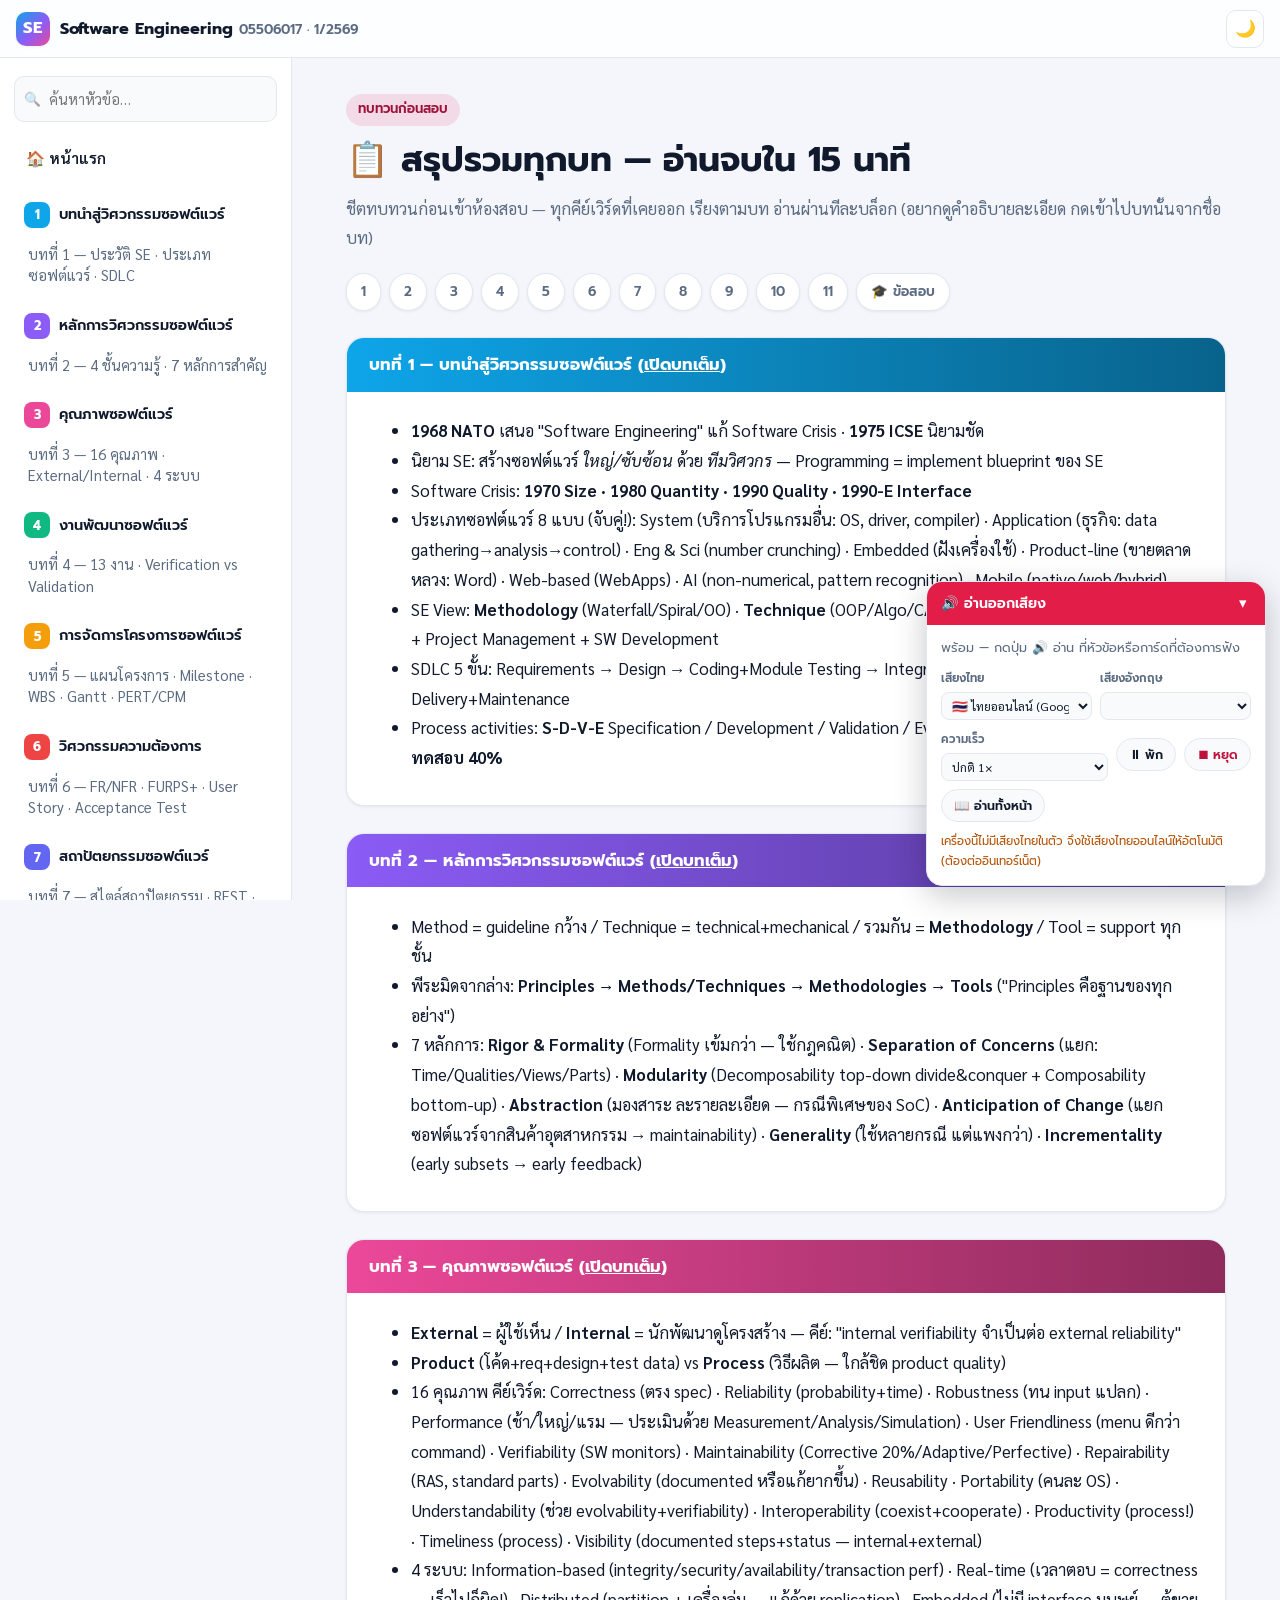
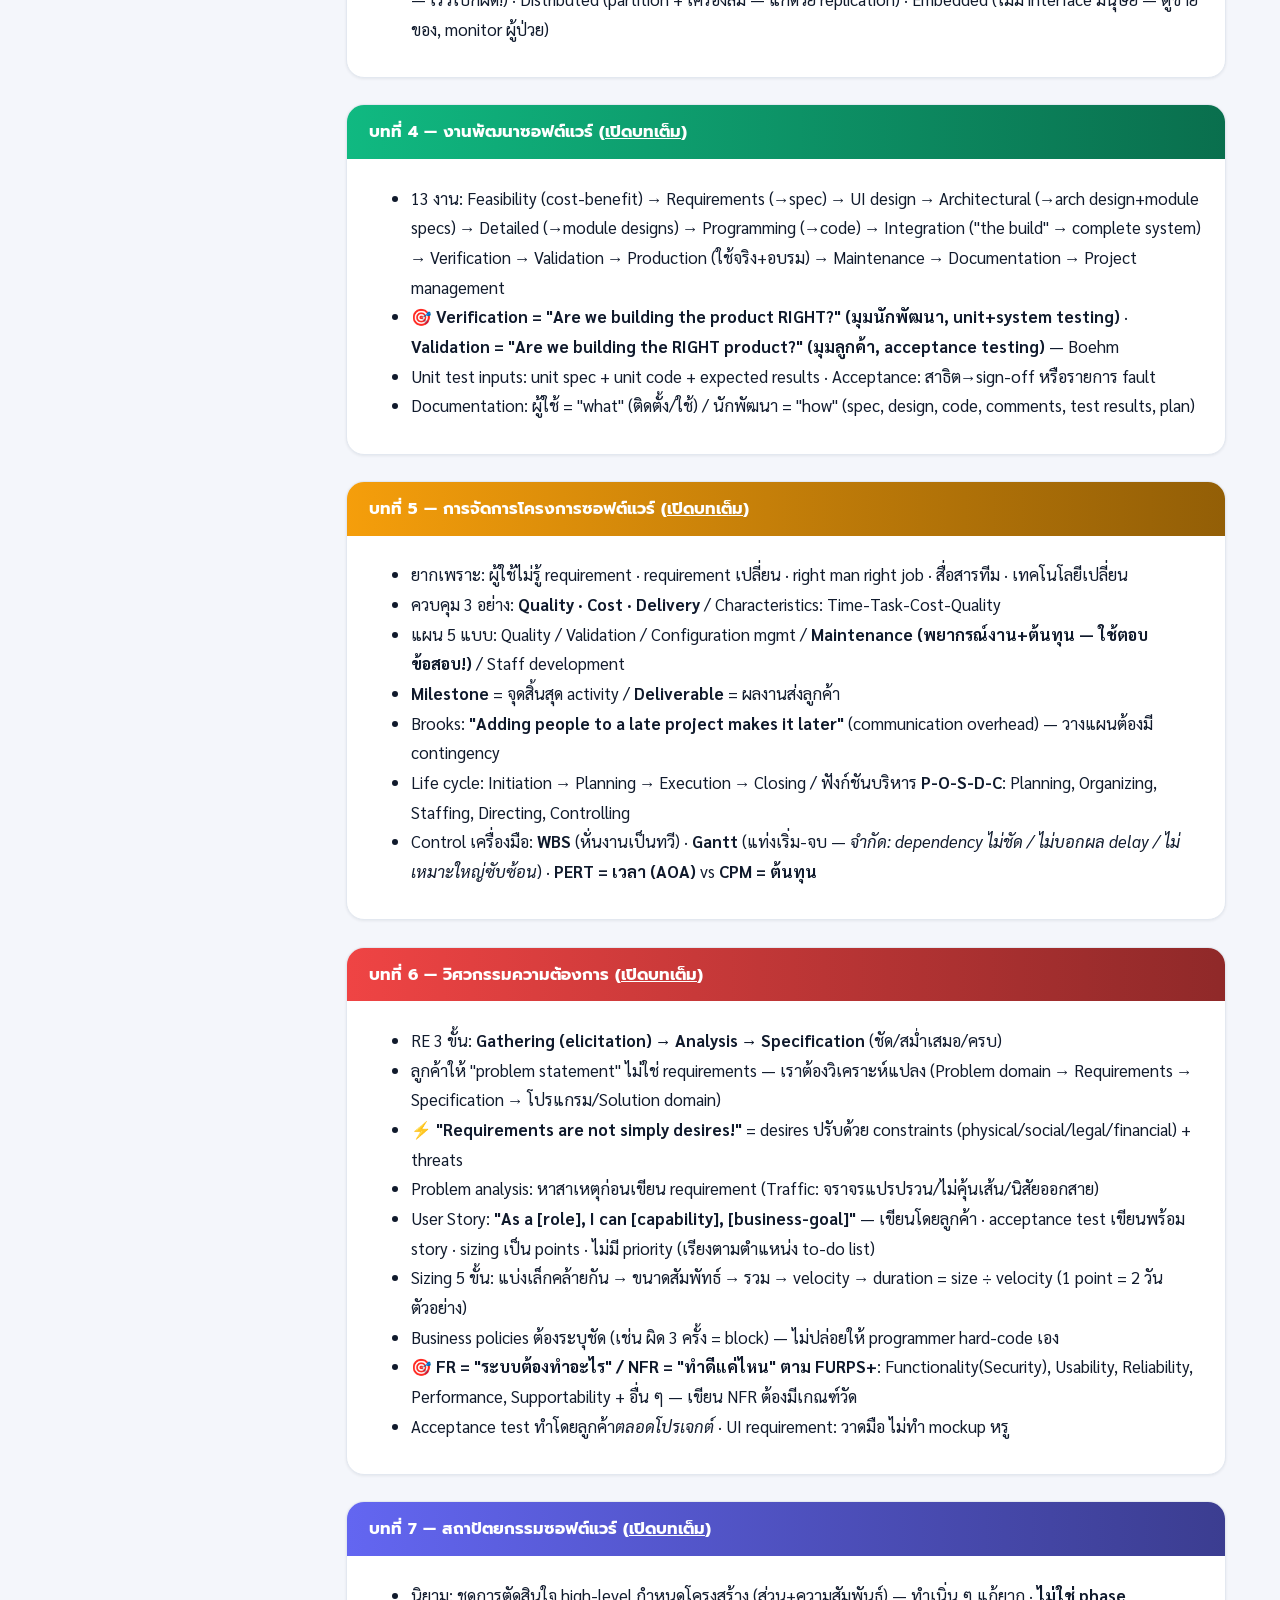
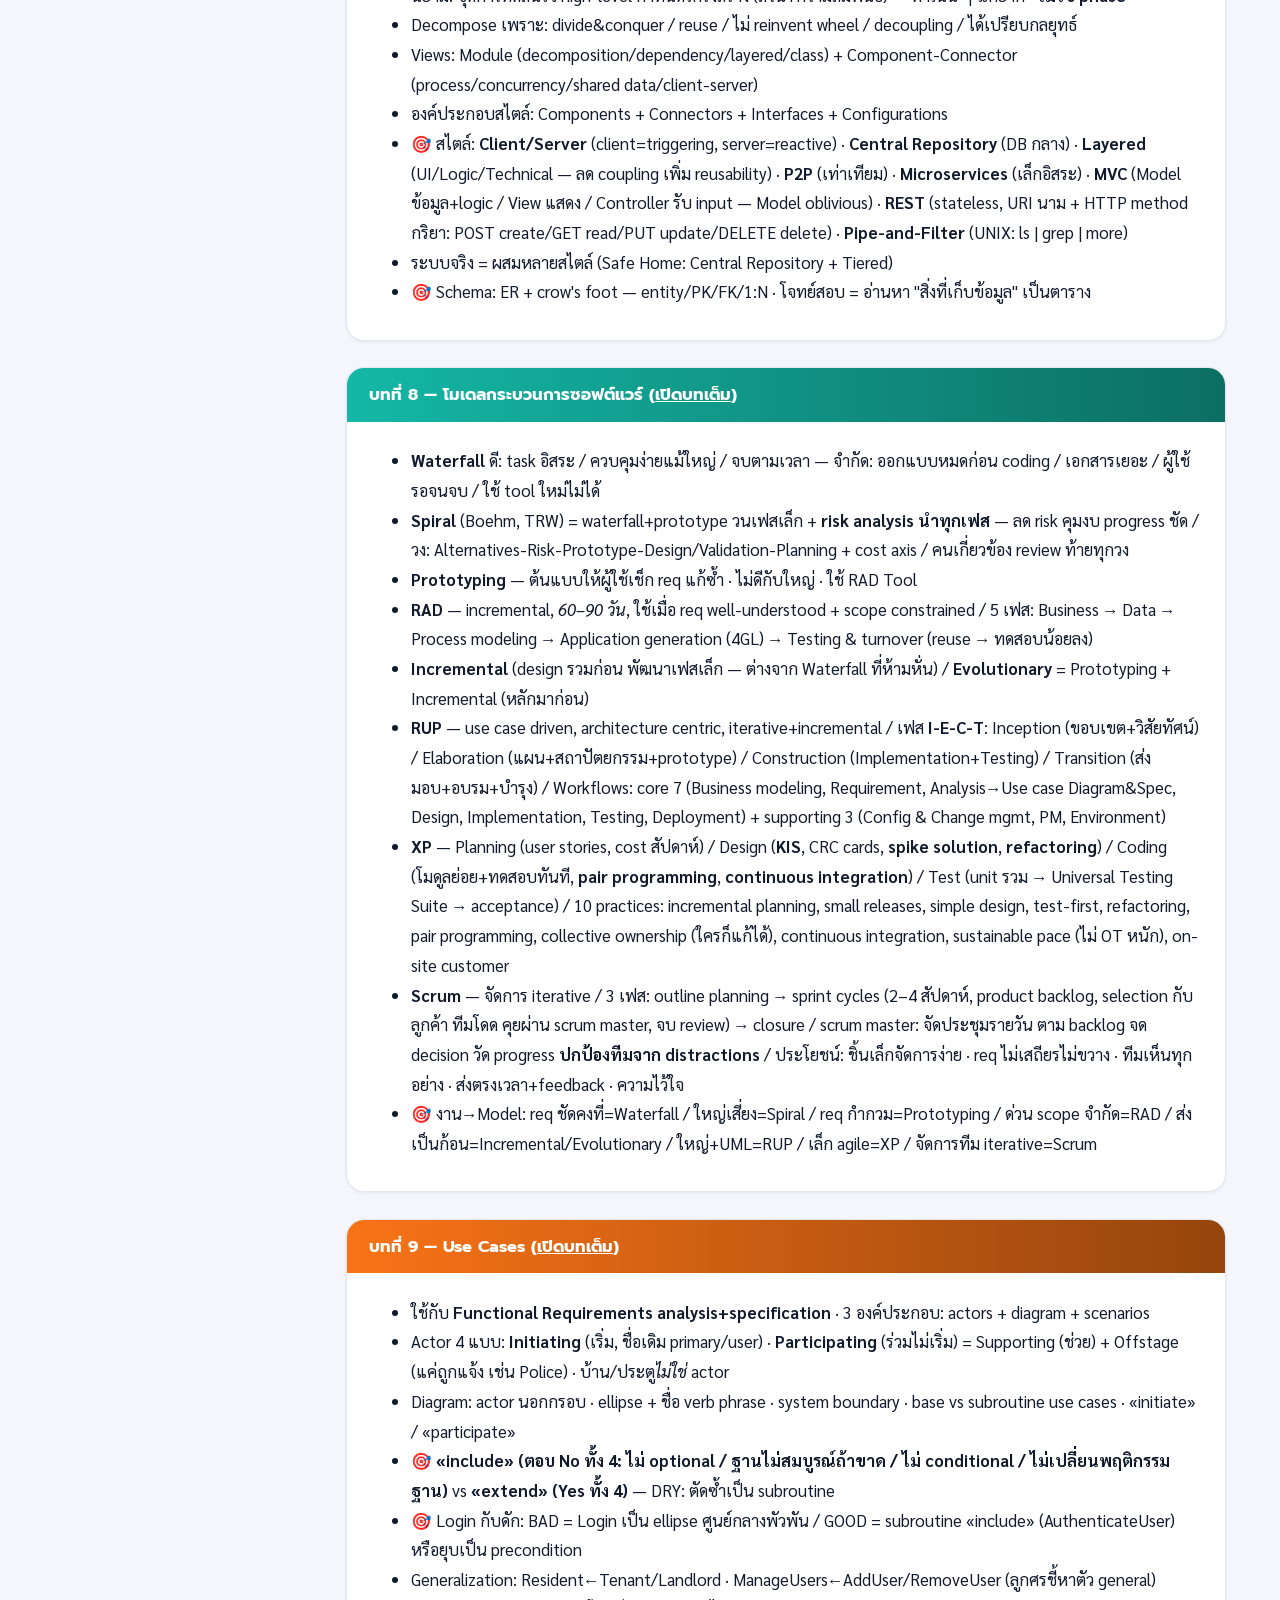
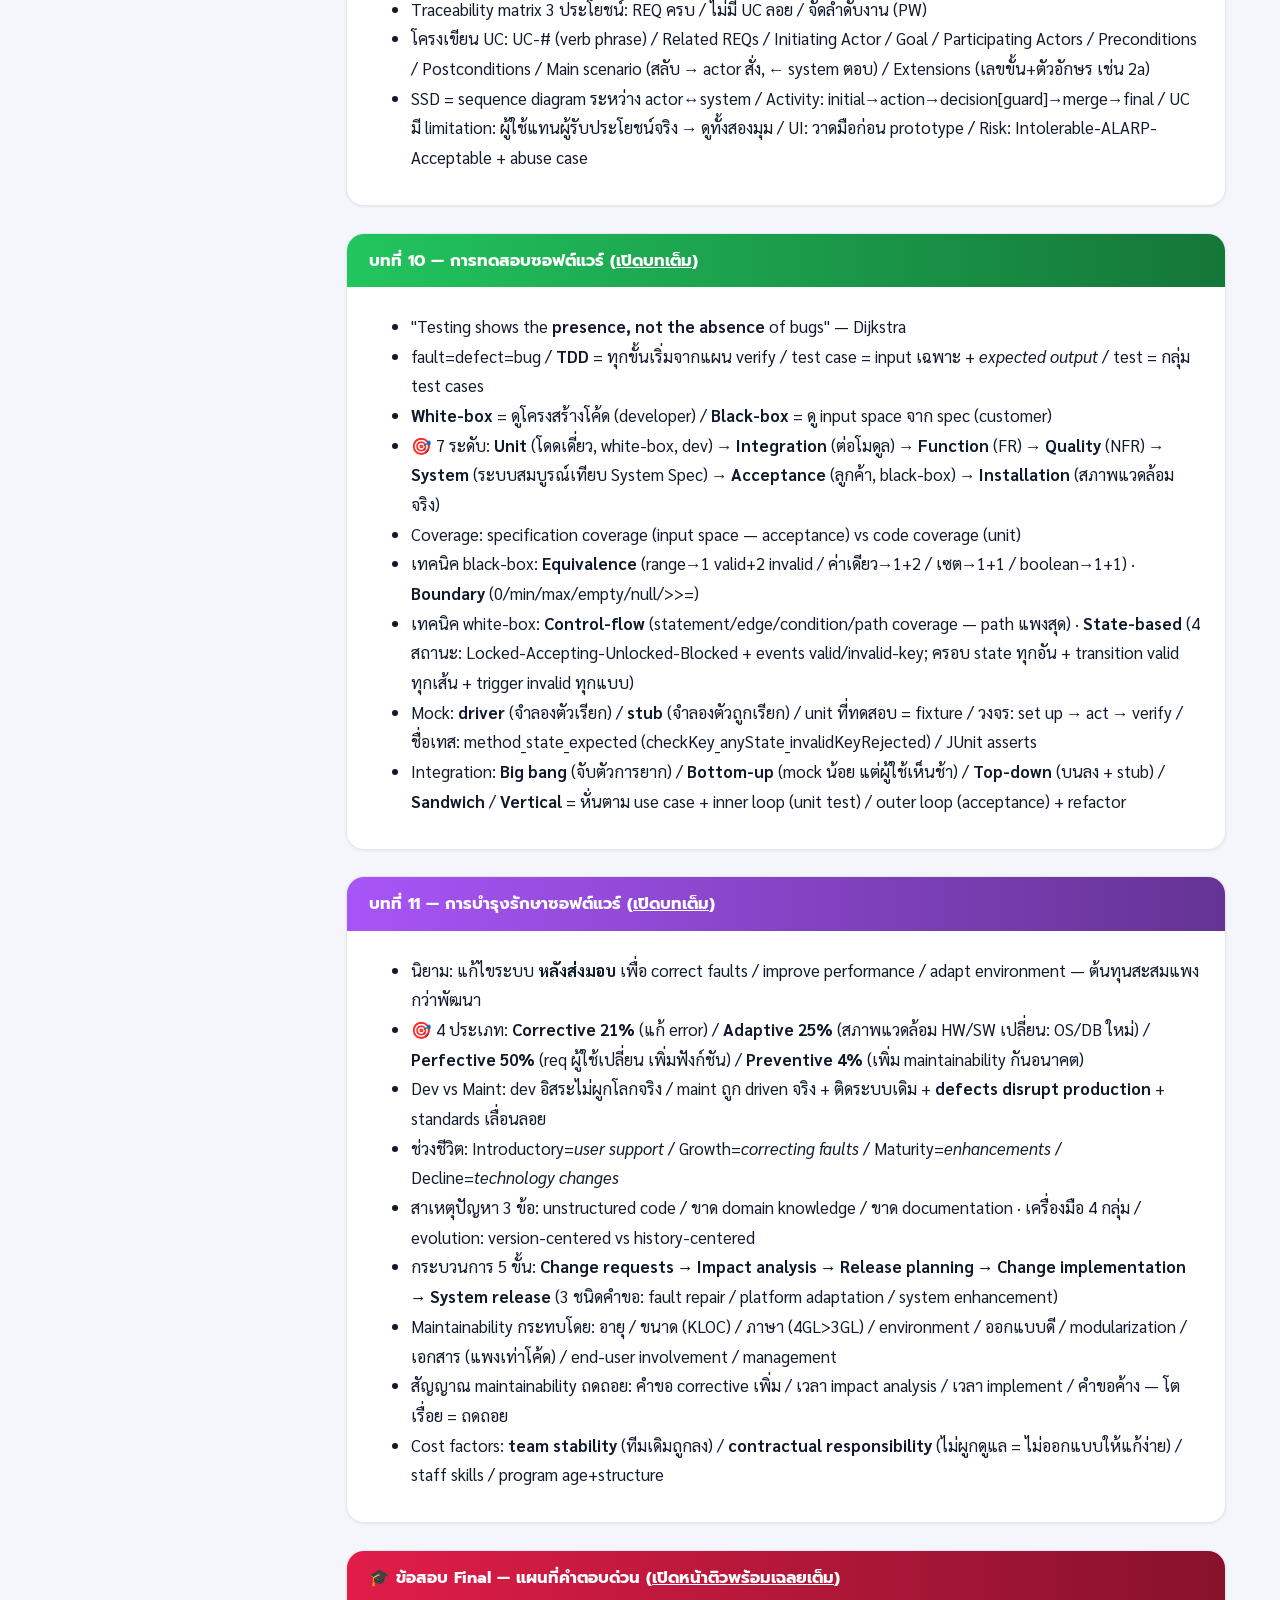
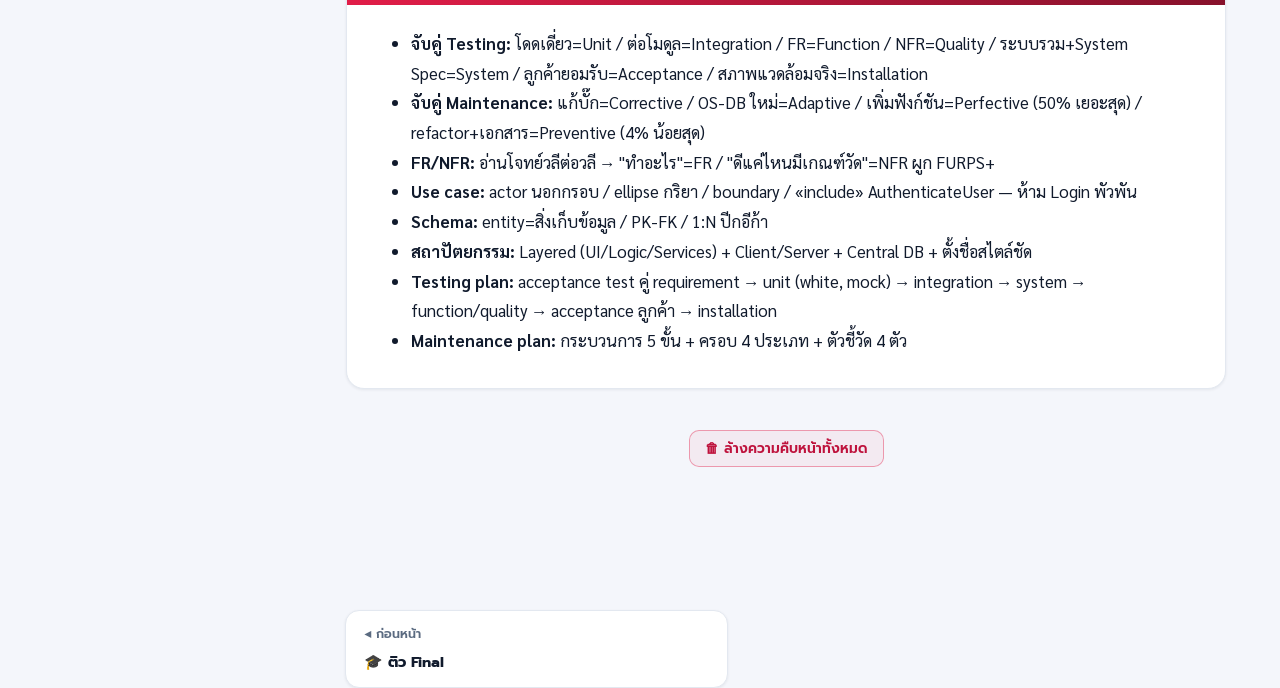
<file: summary.html>
<!DOCTYPE html>
<html lang="th">
<head>
<meta charset="UTF-8">
<meta name="viewport" content="width=device-width, initial-scale=1">
<meta name="referrer" content="no-referrer">
<title>📋 สรุปรวมทุกบท — ทบทวนก่อนสอบ — SE 05506017</title>
<link rel="icon" href="data:image/svg+xml,<svg xmlns=%22http://www.w3.org/2000/svg%22 viewBox=%220 0 100 100%22><rect width=%22100%22 height=%22100%22 rx=%2222%22 fill=%22%230d1930%22/><text x=%2250%22 y=%2270%22 font-size=%2252%22 text-anchor=%22middle%22 fill=%22white%22 font-family=%22sans-serif%22 font-weight=%22bold%22>SE</text></svg>">
<meta name="description" content="สรุปรวมทุกบท Software Engineering 05506017 — ชีตทบทวนก่อนเข้าห้องสอบ อ่านจบใน 15 นาที ครบทุกคีย์เวิร์ดข้อสอบ">
<link rel="preconnect" href="https://fonts.googleapis.com">
<link rel="preconnect" href="https://fonts.gstatic.com" crossorigin>
<link href="https://fonts.googleapis.com/css2?family=Prompt:wght@500;600;700&family=Sarabun:wght@400;500;600;700&display=swap" rel="stylesheet">
<link rel="stylesheet" href="assets/css/style.css">
</head>
<body data-ch="12" data-section="S" data-page="summary.html" data-tts="1">
<header class="topbar">
  <button class="icon-btn menu-btn" id="menuBtn" aria-label="เปิดเมนู">☰</button>
  <a class="brand" href="index.html"><span class="brand-badge">SE</span><span>Software Engineering <span class="brand-sub">05506017 · 1/2569</span></span></a>
  <span class="spacer"></span>
  <button class="icon-btn theme-btn" id="themeBtn" aria-label="สลับโหมดมืด/สว่าง">🌙</button>
</header>
<div class="layout">
  <nav class="sidebar" id="sidebar"></nav>
  <div class="scrim" id="scrim"></div>

  <main class="content"><div class="inner">

<div class="crumb">ทบทวนก่อนสอบ</div>
<h1 class="page-title">📋 สรุปรวมทุกบท — อ่านจบใน 15 นาที</h1>
<p class="page-sub">ชีตทบทวนก่อนเข้าห้องสอบ — ทุกคีย์เวิร์ดที่เคยออก เรียงตามบท อ่านผ่านทีละบล็อก
(อยากดูคำอธิบายละเอียด กดเข้าไปบทนั้นจากชื่อบท)</p>

<nav class="pillnav">
  <a href="#s1">1</a><a href="#s2">2</a><a href="#s3">3</a><a href="#s4">4</a><a href="#s5">5</a>
  <a href="#s6">6</a><a href="#s7">7</a><a href="#s8">8</a><a href="#s9">9</a><a href="#s10">10</a>
  <a href="#s11">11</a><a href="#sfinal">🎓 ข้อสอบ</a>
</nav>

<div class="sum-ch" id="s1" style="--cc:#0ea5e9">
  <div class="sum-ch-head">บทที่ 1 — บทนำสู่วิศวกรรมซอฟต์แวร์ (<a href="ch1.html" style="color:#fff;text-decoration:underline">เปิดบทเต็ม</a>)</div>
  <div class="sum-ch-body">
    <ul>
      <li><strong>1968 NATO</strong> เสนอ "Software Engineering" แก้ Software Crisis · <strong>1975 ICSE</strong> นิยามชัด</li>
      <li>นิยาม SE: สร้างซอฟต์แวร์ <em>ใหญ่/ซับซ้อน</em> ด้วย <em>ทีมวิศวกร</em> — Programming = implement blueprint ของ SE</li>
      <li>Software Crisis: <strong>1970 Size · 1980 Quantity · 1990 Quality · 1990-E Interface</strong></li>
      <li>ประเภทซอฟต์แวร์ 8 แบบ (จับคู่!): System (บริการโปรแกรมอื่น: OS, driver, compiler) · Application (ธุรกิจ: data gathering→analysis→control) · Eng &amp; Sci (number crunching) · Embedded (ฝังเครื่องใช้) · Product-line (ขายตลาดหลวง: Word) · Web-based (WebApps) · AI (non-numerical, pattern recognition) · Mobile (native/web/hybrid)</li>
      <li>SE View: <strong>Methodology</strong> (Waterfall/Spiral/OO) · <strong>Technique</strong> (OOP/Algo/CASE) · <strong>Environment</strong> (PC/OS/Internet) + Project Management + SW Development</li>
      <li>SDLC 5 ขั้น: Requirements → Design → Coding+Module Testing → Integration+System Testing → Delivery+Maintenance</li>
      <li>Process activities: <strong>S-D-V-E</strong> Specification / Development / Validation / Evolution · ต้นทุน: <strong>พัฒนา 60% + ทดสอบ 40%</strong></li>
    </ul>
  </div>
</div>

<div class="sum-ch" id="s2" style="--cc:#8b5cf6">
  <div class="sum-ch-head">บทที่ 2 — หลักการวิศวกรรมซอฟต์แวร์ (<a href="ch2.html" style="color:#fff;text-decoration:underline">เปิดบทเต็ม</a>)</div>
  <div class="sum-ch-body">
    <ul>
      <li>Method = guideline กว้าง / Technique = technical+mechanical / รวมกัน = <strong>Methodology</strong> / Tool = support ทุกชั้น</li>
      <li>พีระมิดจากล่าง: <strong>Principles → Methods/Techniques → Methodologies → Tools</strong> ("Principles คือฐานของทุกอย่าง")</li>
      <li>7 หลักการ: <strong>Rigor &amp; Formality</strong> (Formality เข้มกว่า — ใช้กฎคณิต) · <strong>Separation of Concerns</strong> (แยก: Time/Qualities/Views/Parts) · <strong>Modularity</strong> (Decomposability top-down divide&amp;conquer + Composability bottom-up) · <strong>Abstraction</strong> (มองสาระ ละรายละเอียด — กรณีพิเศษของ SoC) · <strong>Anticipation of Change</strong> (แยกซอฟต์แวร์จากสินค้าอุตสาหกรรม → maintainability) · <strong>Generality</strong> (ใช้หลายกรณี แต่แพงกว่า) · <strong>Incrementality</strong> (early subsets → early feedback)</li>
    </ul>
  </div>
</div>

<div class="sum-ch" id="s3" style="--cc:#ec4899">
  <div class="sum-ch-head">บทที่ 3 — คุณภาพซอฟต์แวร์ (<a href="ch3.html" style="color:#fff;text-decoration:underline">เปิดบทเต็ม</a>)</div>
  <div class="sum-ch-body">
    <ul>
      <li><strong>External</strong> = ผู้ใช้เห็น / <strong>Internal</strong> = นักพัฒนาดูโครงสร้าง — คีย์: "internal verifiability จำเป็นต่อ external reliability"</li>
      <li><strong>Product</strong> (โค้ด+req+design+test data) vs <strong>Process</strong> (วิธีผลิต — ใกล้ชิด product quality)</li>
      <li>16 คุณภาพ คีย์เวิร์ด: Correctness (ตรง spec) · Reliability (probability+time) · Robustness (ทน input แปลก) · Performance (ช้า/ใหญ่/แรม — ประเมินด้วย Measurement/Analysis/Simulation) · User Friendliness (menu ดีกว่า command) · Verifiability (SW monitors) · Maintainability (Corrective 20%/Adaptive/Perfective) · Repairability (RAS, standard parts) · Evolvability (documented หรือแก้ยากขึ้น) · Reusability · Portability (คนละ OS) · Understandability (ช่วย evolvability+verifiability) · Interoperability (coexist+cooperate) · Productivity (process!) · Timeliness (process) · Visibility (documented steps+status — internal+external)</li>
      <li>4 ระบบ: Information-based (integrity/security/availability/transaction perf) · Real-time (เวลาตอบ = correctness — เร็วไปก็ผิด!) · Distributed (partition + เครื่องล่ม — แก้ด้วย replication) · Embedded (ไม่มี interface มนุษย์ — ตู้ขายของ, monitor ผู้ป่วย)</li>
    </ul>
  </div>
</div>

<div class="sum-ch" id="s4" style="--cc:#10b981">
  <div class="sum-ch-head">บทที่ 4 — งานพัฒนาซอฟต์แวร์ (<a href="ch4.html" style="color:#fff;text-decoration:underline">เปิดบทเต็ม</a>)</div>
  <div class="sum-ch-body">
    <ul>
      <li>13 งาน: Feasibility (cost-benefit) → Requirements (→spec) → UI design → Architectural (→arch design+module specs) → Detailed (→module designs) → Programming (→code) → Integration ("the build" → complete system) → Verification → Validation → Production (ใช้จริง+อบรม) → Maintenance → Documentation → Project management</li>
      <li>🎯 <strong>Verification = "Are we building the product RIGHT?" (มุมนักพัฒนา, unit+system testing)</strong> · <strong>Validation = "Are we building the RIGHT product?" (มุมลูกค้า, acceptance testing)</strong> — Boehm</li>
      <li>Unit test inputs: unit spec + unit code + expected results · Acceptance: สาธิต→sign-off หรือรายการ fault</li>
      <li>Documentation: ผู้ใช้ = "what" (ติดตั้ง/ใช้) / นักพัฒนา = "how" (spec, design, code, comments, test results, plan)</li>
    </ul>
  </div>
</div>

<div class="sum-ch" id="s5" style="--cc:#f59e0b">
  <div class="sum-ch-head">บทที่ 5 — การจัดการโครงการซอฟต์แวร์ (<a href="ch5.html" style="color:#fff;text-decoration:underline">เปิดบทเต็ม</a>)</div>
  <div class="sum-ch-body">
    <ul>
      <li>ยากเพราะ: ผู้ใช้ไม่รู้ requirement · requirement เปลี่ยน · right man right job · สื่อสารทีม · เทคโนโลยีเปลี่ยน</li>
      <li>ควบคุม 3 อย่าง: <strong>Quality · Cost · Delivery</strong> / Characteristics: Time-Task-Cost-Quality</li>
      <li>แผน 5 แบบ: Quality / Validation / Configuration mgmt / <strong>Maintenance (พยากรณ์งาน+ต้นทุน — ใช้ตอบข้อสอบ!)</strong> / Staff development</li>
      <li><strong>Milestone</strong> = จุดสิ้นสุด activity / <strong>Deliverable</strong> = ผลงานส่งลูกค้า</li>
      <li>Brooks: <strong>"Adding people to a late project makes it later"</strong> (communication overhead) — วางแผนต้องมี contingency</li>
      <li>Life cycle: Initiation → Planning → Execution → Closing / ฟังก์ชันบริหาร <strong>P-O-S-D-C</strong>: Planning, Organizing, Staffing, Directing, Controlling</li>
      <li>Control เครื่องมือ: <strong>WBS</strong> (หั่นงานเป็นทวี) · <strong>Gantt</strong> (แท่งเริ่ม-จบ — <em>จำกัด: dependency ไม่ชัด / ไม่บอกผล delay / ไม่เหมาะใหญ่ซับซ้อน</em>) · <strong>PERT = เวลา (AOA)</strong> vs <strong>CPM = ต้นทุน</strong></li>
    </ul>
  </div>
</div>

<div class="sum-ch" id="s6" style="--cc:#ef4444">
  <div class="sum-ch-head">บทที่ 6 — วิศวกรรมความต้องการ (<a href="ch6.html" style="color:#fff;text-decoration:underline">เปิดบทเต็ม</a>)</div>
  <div class="sum-ch-body">
    <ul>
      <li>RE 3 ขั้น: <strong>Gathering (elicitation) → Analysis → Specification</strong> (ชัด/สม่ำเสมอ/ครบ)</li>
      <li>ลูกค้าให้ "problem statement" ไม่ใช่ requirements — เราต้องวิเคราะห์แปลง (Problem domain → Requirements → Specification → โปรแกรม/Solution domain)</li>
      <li>⚡ <strong>"Requirements are not simply desires!"</strong> = desires ปรับด้วย constraints (physical/social/legal/financial) + threats</li>
      <li>Problem analysis: หาสาเหตุก่อนเขียน requirement (Traffic: จราจรแปรปรวน/ไม่คุ้นเส้น/นิสัยออกสาย)</li>
      <li>User Story: <strong>"As a [role], I can [capability], [business-goal]"</strong> — เขียนโดยลูกค้า · acceptance test เขียนพร้อม story · sizing เป็น points · ไม่มี priority (เรียงตามตำแหน่ง to-do list)</li>
      <li>Sizing 5 ขั้น: แบ่งเล็กคล้ายกัน → ขนาดสัมพัทธ์ → รวม → velocity → duration = size ÷ velocity (1 point = 2 วัน ตัวอย่าง)</li>
      <li>Business policies ต้องระบุชัด (เช่น ผิด 3 ครั้ง = block) — ไม่ปล่อยให้ programmer hard-code เอง</li>
      <li>🎯 <strong>FR = "ระบบต้องทำอะไร" / NFR = "ทำดีแค่ไหน" ตาม FURPS+</strong>: Functionality(Security), Usability, Reliability, Performance, Supportability + อื่น ๆ — เขียน NFR ต้องมีเกณฑ์วัด</li>
      <li>Acceptance test ทำโดยลูกค้า<em>ตลอดโปรเจกต์</em> · UI requirement: วาดมือ ไม่ทำ mockup หรู</li>
    </ul>
  </div>
</div>

<div class="sum-ch" id="s7" style="--cc:#6366f1">
  <div class="sum-ch-head">บทที่ 7 — สถาปัตยกรรมซอฟต์แวร์ (<a href="ch7.html" style="color:#fff;text-decoration:underline">เปิดบทเต็ม</a>)</div>
  <div class="sum-ch-body">
    <ul>
      <li>นิยาม: ชุดการตัดสินใจ high-level กำหนดโครงสร้าง (ส่วน+ความสัมพันธ์) — ทำเนิ่น ๆ แก้ยาก · <strong>ไม่ใช่ phase</strong></li>
      <li>Decompose เพราะ: divide&amp;conquer / reuse / ไม่ reinvent wheel / decoupling / ได้เปรียบกลยุทธ์</li>
      <li>Views: Module (decomposition/dependency/layered/class) + Component-Connector (process/concurrency/shared data/client-server)</li>
      <li>องค์ประกอบสไตล์: Components + Connectors + Interfaces + Configurations</li>
      <li>🎯 สไตล์: <strong>Client/Server</strong> (client=triggering, server=reactive) · <strong>Central Repository</strong> (DB กลาง) · <strong>Layered</strong> (UI/Logic/Technical — ลด coupling เพิ่ม reusability) · <strong>P2P</strong> (เท่าเทียม) · <strong>Microservices</strong> (เล็กอิสระ) · <strong>MVC</strong> (Model ข้อมูล+logic / View แสดง / Controller รับ input — Model oblivious) · <strong>REST</strong> (stateless, URI นาม + HTTP method กริยา: POST create/GET read/PUT update/DELETE delete) · <strong>Pipe-and-Filter</strong> (UNIX: ls | grep | more)</li>
      <li>ระบบจริง = ผสมหลายสไตล์ (Safe Home: Central Repository + Tiered)</li>
      <li>🎯 Schema: ER + crow's foot — entity/PK/FK/1:N · โจทย์สอบ = อ่านหา "สิ่งที่เก็บข้อมูล" เป็นตาราง</li>
    </ul>
  </div>
</div>

<div class="sum-ch" id="s8" style="--cc:#14b8a6">
  <div class="sum-ch-head">บทที่ 8 — โมเดลกระบวนการซอฟต์แวร์ (<a href="ch8.html" style="color:#fff;text-decoration:underline">เปิดบทเต็ม</a>)</div>
  <div class="sum-ch-body">
    <ul>
      <li><strong>Waterfall</strong> ดี: task อิสระ / ควบคุมง่ายแม้ใหญ่ / จบตามเวลา — จำกัด: ออกแบบหมดก่อน coding / เอกสารเยอะ / ผู้ใช้รอจนจบ / ใช้ tool ใหม่ไม่ได้</li>
      <li><strong>Spiral</strong> (Boehm, TRW) = waterfall+prototype วนเฟสเล็ก + <strong>risk analysis นำทุกเฟส</strong> — ลด risk คุมงบ progress ชัด / วง: Alternatives-Risk-Prototype-Design/Validation-Planning + cost axis / คนเกี่ยวข้อง review ท้ายทุกวง</li>
      <li><strong>Prototyping</strong> — ต้นแบบให้ผู้ใช้เช็ก req แก้ซ้ำ · ไม่ดีกับใหญ่ · ใช้ RAD Tool</li>
      <li><strong>RAD</strong> — incremental, <em>60–90 วัน</em>, ใช้เมื่อ req well-understood + scope constrained / 5 เฟส: Business → Data → Process modeling → Application generation (4GL) → Testing &amp; turnover (reuse → ทดสอบน้อยลง)</li>
      <li><strong>Incremental</strong> (design รวมก่อน พัฒนาเฟสเล็ก — ต่างจาก Waterfall ที่ห้ามหั่น) / <strong>Evolutionary</strong> = Prototyping + Incremental (หลักมาก่อน)</li>
      <li><strong>RUP</strong> — use case driven, architecture centric, iterative+incremental / เฟส <strong>I-E-C-T</strong>: Inception (ขอบเขต+วิสัยทัศน์) / Elaboration (แผน+สถาปัตยกรรม+prototype) / Construction (Implementation+Testing) / Transition (ส่งมอบ+อบรม+บำรุง) / Workflows: core 7 (Business modeling, Requirement, Analysis→Use case Diagram&amp;Spec, Design, Implementation, Testing, Deployment) + supporting 3 (Config &amp; Change mgmt, PM, Environment)</li>
      <li><strong>XP</strong> — Planning (user stories, cost สัปดาห์) / Design (<strong>KIS</strong>, CRC cards, <strong>spike solution</strong>, <strong>refactoring</strong>) / Coding (โมดูลย่อย+ทดสอบทันที, <strong>pair programming</strong>, <strong>continuous integration</strong>) / Test (unit รวม → Universal Testing Suite → acceptance) / 10 practices: incremental planning, small releases, simple design, test-first, refactoring, pair programming, collective ownership (ใครก็แก้ได้), continuous integration, sustainable pace (ไม่ OT หนัก), on-site customer</li>
      <li><strong>Scrum</strong> — จัดการ iterative / 3 เฟส: outline planning → sprint cycles (2–4 สัปดาห์, product backlog, selection กับลูกค้า ทีมโดด คุยผ่าน scrum master, จบ review) → closure / scrum master: จัดประชุมรายวัน ตาม backlog จด decision วัด progress <strong>ปกป้องทีมจาก distractions</strong> / ประโยชน์: ชิ้นเล็กจัดการง่าย · req ไม่เสถียรไม่ขวาง · ทีมเห็นทุกอย่าง · ส่งตรงเวลา+feedback · ความไว้ใจ</li>
      <li>🎯 งาน→Model: req ชัดคงที่=Waterfall / ใหญ่เสี่ยง=Spiral / req กำกวม=Prototyping / ด่วน scope จำกัด=RAD / ส่งเป็นก้อน=Incremental/Evolutionary / ใหญ่+UML=RUP / เล็ก agile=XP / จัดการทีม iterative=Scrum</li>
    </ul>
  </div>
</div>

<div class="sum-ch" id="s9" style="--cc:#f97316">
  <div class="sum-ch-head">บทที่ 9 — Use Cases (<a href="ch9.html" style="color:#fff;text-decoration:underline">เปิดบทเต็ม</a>)</div>
  <div class="sum-ch-body">
    <ul>
      <li>ใช้กับ <strong>Functional Requirements analysis+specification</strong> · 3 องค์ประกอบ: actors + diagram + scenarios</li>
      <li>Actor 4 แบบ: <strong>Initiating</strong> (เริ่ม, ชื่อเดิม primary/user) · <strong>Participating</strong> (ร่วมไม่เริ่ม) = Supporting (ช่วย) + Offstage (แค่ถูกแจ้ง เช่น Police) · บ้าน/ประตู<em>ไม่ใช่</em> actor</li>
      <li>Diagram: actor นอกกรอบ · ellipse + ชื่อ verb phrase · system boundary · base vs subroutine use cases · «initiate» / «participate»</li>
      <li>🎯 <strong>«include» (ตอบ No ทั้ง 4: ไม่ optional / ฐานไม่สมบูรณ์ถ้าขาด / ไม่ conditional / ไม่เปลี่ยนพฤติกรรมฐาน)</strong> vs <strong>«extend» (Yes ทั้ง 4)</strong> — DRY: ตัดซ้ำเป็น subroutine</li>
      <li>🎯 Login กับดัก: BAD = Login เป็น ellipse ศูนย์กลางพัวพัน / GOOD = subroutine «include» (AuthenticateUser) หรือยุบเป็น precondition</li>
      <li>Generalization: Resident←Tenant/Landlord · ManageUsers←AddUser/RemoveUser (ลูกศรชี้หาตัว general)</li>
      <li>Traceability matrix 3 ประโยชน์: REQ ครบ / ไม่มี UC ลอย / จัดลำดับงาน (PW)</li>
      <li>โครงเขียน UC: UC-# (verb phrase) / Related REQs / Initiating Actor / Goal / Participating Actors / Preconditions / Postconditions / Main scenario (สลับ → actor สั่ง, ← system ตอบ) / Extensions (เลขขั้น+ตัวอักษร เช่น 2a)</li>
      <li>SSD = sequence diagram ระหว่าง actor↔system / Activity: initial→action→decision[guard]→merge→final / UC มี limitation: ผู้ใช้แทนผู้รับประโยชน์จริง → ดูทั้งสองมุม / UI: วาดมือก่อน prototype / Risk: Intolerable-ALARP-Acceptable + abuse case</li>
    </ul>
  </div>
</div>

<div class="sum-ch" id="s10" style="--cc:#22c55e">
  <div class="sum-ch-head">บทที่ 10 — การทดสอบซอฟต์แวร์ (<a href="ch10.html" style="color:#fff;text-decoration:underline">เปิดบทเต็ม</a>)</div>
  <div class="sum-ch-body">
    <ul>
      <li>"Testing shows the <strong>presence, not the absence</strong> of bugs" — Dijkstra</li>
      <li>fault=defect=bug / <strong>TDD</strong> = ทุกขั้นเริ่มจากแผน verify / test case = input เฉพาะ + <em>expected output</em> / test = กลุ่ม test cases</li>
      <li><strong>White-box</strong> = ดูโครงสร้างโค้ด (developer) / <strong>Black-box</strong> = ดู input space จาก spec (customer)</li>
      <li>🎯 7 ระดับ: <strong>Unit</strong> (โดดเดี่ยว, white-box, dev) → <strong>Integration</strong> (ต่อโมดูล) → <strong>Function</strong> (FR) → <strong>Quality</strong> (NFR) → <strong>System</strong> (ระบบสมบูรณ์เทียบ System Spec) → <strong>Acceptance</strong> (ลูกค้า, black-box) → <strong>Installation</strong> (สภาพแวดล้อมจริง)</li>
      <li>Coverage: specification coverage (input space — acceptance) vs code coverage (unit)</li>
      <li>เทคนิค black-box: <strong>Equivalence</strong> (range→1 valid+2 invalid / ค่าเดียว→1+2 / เซต→1+1 / boolean→1+1) · <strong>Boundary</strong> (0/min/max/empty/null/>&gt;=)</li>
      <li>เทคนิค white-box: <strong>Control-flow</strong> (statement/edge/condition/path coverage — path แพงสุด) · <strong>State-based</strong> (4 สถานะ: Locked-Accepting-Unlocked-Blocked + events valid/invalid-key; ครอบ state ทุกอัน + transition valid ทุกเส้น + trigger invalid ทุกแบบ)</li>
      <li>Mock: <strong>driver</strong> (จำลองตัวเรียก) / <strong>stub</strong> (จำลองตัวถูกเรียก) / unit ที่ทดสอบ = fixture / วงจร: set up → act → verify / ชื่อเทส: method_state_expected (checkKey_anyState_invalidKeyRejected) / JUnit asserts</li>
      <li>Integration: <strong>Big bang</strong> (จับตัวการยาก) / <strong>Bottom-up</strong> (mock น้อย แต่ผู้ใช้เห็นช้า) / <strong>Top-down</strong> (บนลง + stub) / <strong>Sandwich</strong> / <strong>Vertical</strong> = หั่นตาม use case + inner loop (unit test) / outer loop (acceptance) + refactor</li>
    </ul>
  </div>
</div>

<div class="sum-ch" id="s11" style="--cc:#a855f7">
  <div class="sum-ch-head">บทที่ 11 — การบำรุงรักษาซอฟต์แวร์ (<a href="ch11.html" style="color:#fff;text-decoration:underline">เปิดบทเต็ม</a>)</div>
  <div class="sum-ch-body">
    <ul>
      <li>นิยาม: แก้ไขระบบ <strong>หลังส่งมอบ</strong> เพื่อ correct faults / improve performance / adapt environment — ต้นทุนสะสมแพงกว่าพัฒนา</li>
      <li>🎯 4 ประเภท: <strong>Corrective 21%</strong> (แก้ error) / <strong>Adaptive 25%</strong> (สภาพแวดล้อม HW/SW เปลี่ยน: OS/DB ใหม่) / <strong>Perfective 50%</strong> (req ผู้ใช้เปลี่ยน เพิ่มฟังก์ชัน) / <strong>Preventive 4%</strong> (เพิ่ม maintainability กันอนาคต)</li>
      <li>Dev vs Maint: dev อิสระไม่ผูกโลกจริง / maint ถูก driven จริง + ติดระบบเดิม + <strong>defects disrupt production</strong> + standards เลื่อนลอย</li>
      <li>ช่วงชีวิต: Introductory=<em>user support</em> / Growth=<em>correcting faults</em> / Maturity=<em>enhancements</em> / Decline=<em>technology changes</em></li>
      <li>สาเหตุปัญหา 3 ข้อ: unstructured code / ขาด domain knowledge / ขาด documentation · เครื่องมือ 4 กลุ่ม / evolution: version-centered vs history-centered</li>
      <li>กระบวนการ 5 ขั้น: <strong>Change requests → Impact analysis → Release planning → Change implementation → System release</strong> (3 ชนิดคำขอ: fault repair / platform adaptation / system enhancement)</li>
      <li>Maintainability กระทบโดย: อายุ / ขนาด (KLOC) / ภาษา (4GL&gt;3GL) / environment / ออกแบบดี / modularization / เอกสาร (แพงเท่าโค้ด) / end-user involvement / management</li>
      <li>สัญญาณ maintainability ถดถอย: คำขอ corrective เพิ่ม / เวลา impact analysis / เวลา implement / คำขอค้าง — โตเรื่อย = ถดถอย</li>
      <li>Cost factors: <strong>team stability</strong> (ทีมเดิมถูกลง) / <strong>contractual responsibility</strong> (ไม่ผูกดูแล = ไม่ออกแบบให้แก้ง่าย) / staff skills / program age+structure</li>
    </ul>
  </div>
</div>

<div class="sum-ch" id="sfinal" style="--cc:#e11d48">
  <div class="sum-ch-head">🎓 ข้อสอบ Final — แผนที่คำตอบด่วน (<a href="exam.html" style="color:#fff;text-decoration:underline">เปิดหน้าติวพร้อมเฉลยเต็ม</a>)</div>
  <div class="sum-ch-body">
    <ul>
      <li><strong>จับคู่ Testing:</strong> โดดเดี่ยว=Unit / ต่อโมดูล=Integration / FR=Function / NFR=Quality / ระบบรวม+System Spec=System / ลูกค้ายอมรับ=Acceptance / สภาพแวดล้อมจริง=Installation</li>
      <li><strong>จับคู่ Maintenance:</strong> แก้บั๊ก=Corrective / OS-DB ใหม่=Adaptive / เพิ่มฟังก์ชัน=Perfective (50% เยอะสุด) / refactor+เอกสาร=Preventive (4% น้อยสุด)</li>
      <li><strong>FR/NFR:</strong> อ่านโจทย์วลีต่อวลี → "ทำอะไร"=FR / "ดีแค่ไหนมีเกณฑ์วัด"=NFR ผูก FURPS+</li>
      <li><strong>Use case:</strong> actor นอกกรอบ / ellipse กริยา / boundary / «include» AuthenticateUser — ห้าม Login พัวพัน</li>
      <li><strong>Schema:</strong> entity=สิ่งเก็บข้อมูล / PK-FK / 1:N ปีกอีก้า</li>
      <li><strong>สถาปัตยกรรม:</strong> Layered (UI/Logic/Services) + Client/Server + Central DB + ตั้งชื่อสไตล์ชัด</li>
      <li><strong>Testing plan:</b></strong> acceptance test คู่ requirement → unit (white, mock) → integration → system → function/quality → acceptance ลูกค้า → installation</li>
      <li><strong>Maintenance plan:</strong> กระบวนการ 5 ขั้น + ครอบ 4 ประเภท + ตัวชี้วัด 4 ตัว</li>
    </ul>
  </div>
</div>

<section class="block" id="reset">
  <div class="reset-zone">
    <button class="btn btn-danger" id="resetBtn">🗑 ล้างความคืบหน้าทั้งหมด</button>
  </div>
</section>

</div></main>

<nav class="pager" id="pager"></nav>
</div>

<script src="assets/js/main.js"></script>
<script src="assets/js/tts.js"></script>
</body>
</html>
</file>
<file: assets/css/style.css>
/* ============================================================
   เว็บสื่อการสอน Software Engineering 05506017 (1/2569)
   Design system — modern, per-chapter accents, dark mode
   ============================================================ */

:root {
  --bg: #f4f6fb;
  --surface: #ffffff;
  --surface-2: #f8fafc;
  --text: #101a2c;
  --muted: #5b6b81;
  --border: #e3e8f0;
  --shadow: 0 1px 2px rgba(15, 23, 42, .05), 0 10px 28px -14px rgba(15, 23, 42, .18);
  --shadow-sm: 0 1px 3px rgba(15, 23, 42, .07);
  --radius: 14px;
  --topbar-h: 58px;
  --sidebar-w: 292px;

  /* default accent (index/summary) */
  --acc: #0ea5e9;
  --acc-ink: #0369a1;
  --acc-soft: rgba(14, 165, 233, .10);

  /* box palette */
  --c-def: #2563eb;   --bg-def: rgba(37, 99, 235, .07);
  --c-thm: #7c3aed;   --bg-thm: rgba(124, 58, 237, .07);
  --c-idea: #0d9488;  --bg-idea: rgba(13, 148, 136, .08);
  --c-warn: #d97706;  --bg-warn: rgba(217, 119, 6, .09);
  --c-key: #0891b2;   --bg-key: rgba(8, 145, 178, .07);
}

body[data-ch="1"] { --acc: #0ea5e9; --acc-ink: #0369a1; --acc-soft: rgba(14, 165, 233, .11); }
body[data-ch="2"] { --acc: #8b5cf6; --acc-ink: #6d28d9; --acc-soft: rgba(139, 92, 246, .11); }
body[data-ch="3"] { --acc: #ec4899; --acc-ink: #be185d; --acc-soft: rgba(236, 72, 153, .11); }
body[data-ch="4"] { --acc: #10b981; --acc-ink: #047857; --acc-soft: rgba(16, 185, 129, .13); }
body[data-ch="5"] { --acc: #f59e0b; --acc-ink: #b45309; --acc-soft: rgba(245, 158, 11, .13); }
body[data-ch="6"] { --acc: #ef4444; --acc-ink: #b91c1c; --acc-soft: rgba(239, 68, 68, .12); }
body[data-ch="7"] { --acc: #6366f1; --acc-ink: #4338ca; --acc-soft: rgba(99, 102, 241, .11); }
body[data-ch="8"] { --acc: #14b8a6; --acc-ink: #0f766e; --acc-soft: rgba(20, 184, 166, .12); }
body[data-ch="9"] { --acc: #f97316; --acc-ink: #c2410c; --acc-soft: rgba(249, 115, 22, .12); }
body[data-ch="10"] { --acc: #22c55e; --acc-ink: #15803d; --acc-soft: rgba(34, 197, 94, .12); }
body[data-ch="11"] { --acc: #a855f7; --acc-ink: #7e22ce; --acc-soft: rgba(168, 85, 247, .12); }
body[data-ch="12"] { --acc: #e11d48; --acc-ink: #9f1239; --acc-soft: rgba(225, 29, 72, .12); }

html[data-theme="dark"] {
  --bg: #0b1220;
  --surface: #121b2e;
  --surface-2: #0e1626;
  --text: #e6edf7;
  --muted: #94a5be;
  --border: #24334e;
  --shadow: 0 1px 2px rgba(0, 0, 0, .4), 0 12px 32px -14px rgba(0, 0, 0, .55);
  --shadow-sm: 0 1px 3px rgba(0, 0, 0, .45);

  --bg-def: rgba(96, 165, 250, .11);
  --bg-thm: rgba(167, 139, 250, .11);
  --bg-idea: rgba(45, 212, 191, .10);
  --bg-warn: rgba(251, 191, 36, .10);
  --bg-key: rgba(34, 211, 238, .10);
}
html[data-theme="dark"] body[data-ch="1"] { --acc: #38bdf8; --acc-ink: #7dd3fc; --acc-soft: rgba(56, 189, 248, .13); }
html[data-theme="dark"] body[data-ch="2"] { --acc: #a78bfa; --acc-ink: #c4b5fd; --acc-soft: rgba(167, 139, 250, .14); }
html[data-theme="dark"] body[data-ch="3"] { --acc: #f472b6; --acc-ink: #f9a8d4; --acc-soft: rgba(244, 114, 182, .14); }
html[data-theme="dark"] body[data-ch="4"] { --acc: #34d399; --acc-ink: #6ee7b7; --acc-soft: rgba(52, 211, 153, .13); }
html[data-theme="dark"] body[data-ch="5"] { --acc: #fbbf24; --acc-ink: #fcd34d; --acc-soft: rgba(251, 191, 36, .13); }
html[data-theme="dark"] body[data-ch="6"] { --acc: #f87171; --acc-ink: #fca5a5; --acc-soft: rgba(248, 113, 113, .14); }
html[data-theme="dark"] body[data-ch="7"] { --acc: #818cf8; --acc-ink: #a5b4fc; --acc-soft: rgba(129, 140, 248, .14); }
html[data-theme="dark"] body[data-ch="8"] { --acc: #2dd4bf; --acc-ink: #5eead4; --acc-soft: rgba(45, 212, 191, .13); }
html[data-theme="dark"] body[data-ch="9"] { --acc: #fb923c; --acc-ink: #fdba74; --acc-soft: rgba(251, 146, 60, .14); }
html[data-theme="dark"] body[data-ch="10"] { --acc: #4ade80; --acc-ink: #86efac; --acc-soft: rgba(74, 222, 128, .13); }
html[data-theme="dark"] body[data-ch="11"] { --acc: #c084fc; --acc-ink: #d8b4fe; --acc-soft: rgba(192, 132, 252, .14); }
html[data-theme="dark"] body[data-ch="12"] { --acc: #fb7185; --acc-ink: #fda4af; --acc-soft: rgba(251, 113, 133, .14); }

* { box-sizing: border-box; }
html { scroll-behavior: smooth; }
body {
  margin: 0;
  background: var(--bg);
  color: var(--text);
  font-family: 'Sarabun', 'Noto Sans Thai', 'Leelawadee UI', Tahoma, sans-serif;
  font-size: 16.5px;
  line-height: 1.8;
  -webkit-font-smoothing: antialiased;
}
h1, h2, h3, h4, .brand { font-family: 'Prompt', 'Noto Sans Thai', 'Leelawadee UI', Tahoma, sans-serif; }
h1, h2, h3, h4 { line-height: 1.4; margin: 0 0 .5em; }
h2 { font-size: 1.45rem; margin-top: 2.2em; }
h3 { font-size: 1.15rem; margin-top: 1.6em; }
a { color: var(--acc-ink); text-decoration: none; }
a:hover { text-decoration: underline; }
strong { font-weight: 700; }
::selection { background: var(--acc-soft); }

/* ---------- Topbar ---------- */
.topbar {
  position: fixed; inset: 0 0 auto 0; height: var(--topbar-h); z-index: 50;
  display: flex; align-items: center; gap: 10px; padding: 0 16px;
  background: color-mix(in srgb, var(--surface) 82%, transparent);
  backdrop-filter: blur(12px); -webkit-backdrop-filter: blur(12px);
  border-bottom: 1px solid var(--border);
}
.brand {
  display: flex; align-items: center; gap: 10px;
  font-weight: 700; font-size: 1.02rem; color: var(--text);
}
.brand:hover { text-decoration: none; }
.brand-badge {
  display: inline-grid; place-items: center; width: 34px; height: 34px; border-radius: 10px;
  color: #fff; font-size: 1.05rem; font-weight: 700;
  background: linear-gradient(135deg, #0ea5e9, #8b5cf6 55%, #ec4899);
  box-shadow: var(--shadow-sm);
}
.brand-sub { color: var(--muted); font-weight: 600; font-size: .85rem; }
.topbar .spacer { flex: 1; }
.icon-btn {
  border: 1px solid var(--border); background: var(--surface); color: var(--text);
  width: 38px; height: 38px; border-radius: 10px; font-size: 1.05rem;
  display: inline-grid; place-items: center; cursor: pointer; transition: .15s;
}
.icon-btn:hover { border-color: var(--acc); color: var(--acc-ink); }
.menu-btn { display: none; }

/* ---------- Layout ---------- */
.layout { padding-top: var(--topbar-h); min-height: 100vh; }
.content {
  margin-left: var(--sidebar-w);
  padding: 34px clamp(18px, 4vw, 52px) 90px;
}
.content > .inner { max-width: 880px; margin: 0 auto; }
main.content { display: block; }

/* ---------- Sidebar ---------- */
.sidebar {
  position: fixed; top: var(--topbar-h); left: 0; bottom: 0; width: var(--sidebar-w);
  overflow-y: auto; z-index: 40;
  background: var(--surface); border-right: 1px solid var(--border);
  padding: 18px 14px 40px; scrollbar-width: thin;
  transition: transform .22s ease;
}
.side-search {
  position: relative; margin-bottom: 14px;
}
.side-search input {
  width: 100%; padding: 9px 12px 9px 34px; font: inherit; font-size: .92rem;
  border: 1px solid var(--border); border-radius: 10px; background: var(--surface-2); color: var(--text);
}
.side-search input:focus { outline: 2px solid var(--acc); outline-offset: -1px; }
.side-search::before {
  content: "🔍"; position: absolute; left: 10px; top: 50%; transform: translateY(-52%);
  font-size: .85rem; opacity: .6;
}
.side-home {
  display: flex; align-items: center; gap: 8px; padding: 9px 12px; border-radius: 10px;
  font-weight: 600; font-size: .95rem; color: var(--text); margin-bottom: 4px;
}
.side-home:hover { background: var(--acc-soft); text-decoration: none; }
.side-home.active { background: var(--acc-soft); color: var(--acc-ink); }
.side-ch { margin-top: 14px; }
.side-ch-head {
  display: flex; align-items: center; gap: 9px; padding: 6px 10px;
  font-family: 'Prompt', sans-serif; font-weight: 600; font-size: .9rem;
}
.side-ch-dot {
  width: 26px; height: 26px; border-radius: 8px; display: grid; place-items: center;
  color: #fff; font-size: .8rem; font-weight: 700; flex: none;
  background: var(--ch-c, var(--acc));
}
.side-ch-list { list-style: none; margin: 2px 0 0; padding: 0; }
.side-ch-list a {
  display: flex; align-items: center; gap: 8px; padding: 7px 10px 7px 14px;
  border-radius: 9px; color: var(--muted); font-size: .92rem; line-height: 1.45;
}
.side-ch-list a:hover { background: var(--surface-2); color: var(--text); text-decoration: none; }
.side-ch-list a.active { background: var(--acc-soft); color: var(--acc-ink); font-weight: 600; }
.side-ch-list a.done::after { content: "✓"; margin-left: auto; color: #10b981; font-weight: 700; }
.side-extra { margin-top: 18px; border-top: 1px dashed var(--border); padding-top: 12px; }
.side-extra a {
  display: flex; gap: 8px; align-items: center; padding: 7px 12px; border-radius: 9px;
  color: var(--muted); font-size: .92rem; font-weight: 600;
}
.side-extra a:hover { background: var(--acc-soft); color: var(--acc-ink); text-decoration: none; }
.side-extra a.active { background: var(--acc-soft); color: var(--acc-ink); }
.scrim {
  display: none; position: fixed; inset: 0; z-index: 35;
  background: rgba(5, 10, 20, .45); backdrop-filter: blur(2px);
}

/* ---------- Page head ---------- */
.crumb {
  display: inline-flex; align-items: center; gap: 8px;
  font-family: 'Prompt', sans-serif; font-size: .82rem; font-weight: 600;
  color: var(--acc-ink); background: var(--acc-soft);
  padding: 4px 12px; border-radius: 999px; margin-bottom: 10px;
}
h1.page-title { font-size: clamp(1.6rem, 3.4vw, 2.15rem); margin-bottom: .3em; }
.page-sub { color: var(--muted); margin: 0 0 1.2em; font-size: 1.02rem; }

/* ---------- Objectives ---------- */
.obj {
  border: 1px solid var(--border); border-left: 4px solid var(--acc);
  background: var(--acc-soft); border-radius: var(--radius);
  padding: 16px 20px; margin: 1.4em 0;
}
.obj h2 {
  margin: 0 0 .4em; font-size: 1.02rem; color: var(--acc-ink);
  display: flex; align-items: center; gap: 8px;
}
.obj ul { margin: .3em 0 0; padding-left: 1.25em; }
.obj li { margin: .25em 0; }

/* ---------- Pill nav (anchor within page) ---------- */
.pillnav {
  display: flex; flex-wrap: wrap; gap: 8px; margin: 1.2em 0 1.6em;
}
.pillnav a {
  font-family: 'Prompt', sans-serif; font-size: .84rem; font-weight: 600;
  padding: 6px 14px; border-radius: 999px;
  border: 1px solid var(--border); background: var(--surface); color: var(--muted);
  box-shadow: var(--shadow-sm);
}
.pillnav a:hover { border-color: var(--acc); color: var(--acc-ink); text-decoration: none; background: var(--acc-soft); }
html { scroll-padding-top: calc(var(--topbar-h) + 14px); }

/* ---------- Content blocks / TOC pills ---------- */
.block { margin-top: 2.2em; }
.block > h2 {
  display: flex; align-items: center; gap: 10px;
  border-bottom: 2px solid var(--border); padding-bottom: .35em;
}
.block > h2 .h2-dot {
  width: 30px; height: 30px; flex: none; border-radius: 9px; display: grid; place-items: center;
  background: var(--acc); color: #fff; font-size: .95rem;
  font-family: 'Prompt', sans-serif; font-weight: 700;
}

/* ---------- Colored boxes ---------- */
.box {
  border: 1px solid var(--border); border-left: 4px solid var(--bc, var(--acc));
  background: var(--bbg, var(--surface)); border-radius: var(--radius);
  padding: 14px 20px; margin: 1.15em 0; box-shadow: var(--shadow-sm);
}
.box > .box-title {
  display: flex; align-items: center; gap: 8px; margin-bottom: .35em;
  font-family: 'Prompt', sans-serif; font-weight: 600; font-size: .98rem;
  color: var(--bc, var(--acc));
}
.box-def  { --bc: var(--c-def);  --bbg: var(--bg-def); }
.box-thm  { --bc: var(--c-thm);  --bbg: var(--bg-thm); }
.box-idea { --bc: var(--c-idea); --bbg: var(--bg-idea); }
.box-warn { --bc: var(--c-warn); --bbg: var(--bg-warn); }
.box p:first-of-type { margin-top: 0; }
.box p:last-child { margin-bottom: 0; }

/* ---------- Example cards ---------- */
.ex-card {
  border: 1px solid var(--border); border-radius: var(--radius);
  background: var(--surface); box-shadow: var(--shadow-sm);
  margin: 1.4em 0; overflow: hidden;
}
.ex-head {
  display: flex; align-items: center; flex-wrap: wrap; gap: 10px;
  padding: 12px 18px; background: var(--acc-soft);
  border-bottom: 1px solid var(--border);
}
.ex-head .ex-badge {
  font-family: 'Prompt', sans-serif; font-weight: 700; font-size: .85rem;
  color: #fff; background: var(--acc); padding: 3px 12px; border-radius: 999px;
}
.tag {
  font-family: 'Prompt', sans-serif; font-size: .75rem; font-weight: 600;
  padding: 2.5px 10px; border-radius: 999px; border: 1px solid transparent;
}
.tag.easy { color: #047857; background: rgba(16, 185, 129, .12); border-color: rgba(16, 185, 129, .35); }
.tag.hard { color: #be123c; background: rgba(225, 29, 72, .10); border-color: rgba(225, 29, 72, .3); }
.tag.exam { color: #b91c1c; background: rgba(239, 68, 68, .10); border-color: rgba(239, 68, 68, .35); font-weight: 600; }
.tag.book { color: #1d4ed8; background: rgba(59, 130, 246, .12); border-color: rgba(59, 130, 246, .35); }
.tag.app { color: #7c3aed; background: rgba(139, 92, 246, .12); border-color: rgba(139, 92, 246, .35); }
.tag.mid { color: #a16207; background: rgba(217, 119, 6, .12); border-color: rgba(217, 119, 6, .3); }
html[data-theme="dark"] .tag.easy { color: #34d399; }
html[data-theme="dark"] .tag.hard { color: #fb7185; }
html[data-theme="dark"] .tag.exam { color: #f87171; }
html[data-theme="dark"] .tag.book { color: #60a5fa; }
html[data-theme="dark"] .tag.app { color: #a78bfa; }
html[data-theme="dark"] .tag.mid { color: #fbbf24; }
.ex-head .ex-title { font-family: 'Prompt', sans-serif; font-weight: 600; }
.ex-body { padding: 16px 20px; }
.ex-q {
  background: var(--surface-2); border: 1px dashed var(--border);
  border-radius: 10px; padding: 10px 16px; margin: 0 0 12px;
}
.approach {
  border-left: 4px solid var(--c-idea); background: var(--bg-idea);
  border-radius: 0 10px 10px 0; padding: 9px 16px; margin: 12px 0;
}
.approach .lbl { font-family: 'Prompt', sans-serif; font-weight: 700; font-size: .88rem; color: var(--c-idea); }
html[data-theme="dark"] .approach .lbl { color: #2dd4bf; }
.verify {
  margin-top: 12px; padding: 9px 16px; border-radius: 10px;
  border: 1px solid rgba(16, 185, 129, .4); background: rgba(16, 185, 129, .07);
  font-size: .95rem;
}
.verify .lbl { font-weight: 700; color: #047857; }
html[data-theme="dark"] .verify .lbl { color: #34d399; }

/* ---------- Steps ---------- */
.steps { list-style: none; counter-reset: step; margin: .8em 0; padding: 0; }
.steps > li {
  counter-increment: step; position: relative;
  padding: 0 0 14px 46px; margin: 0;
}
.steps > li::before {
  content: counter(step);
  position: absolute; left: 0; top: 2px;
  width: 30px; height: 30px; border-radius: 50%;
  display: grid; place-items: center;
  background: var(--acc); color: #fff; font-weight: 700; font-size: .9rem;
  font-family: 'Prompt', sans-serif;
  box-shadow: 0 0 0 4px var(--acc-soft);
}
.steps > li::after {
  content: ""; position: absolute; left: 14.5px; top: 36px; bottom: 2px;
  width: 2px; background: var(--border);
}
.steps > li:last-child::after { display: none; }
.step-t {
  display: block; font-family: 'Prompt', sans-serif; font-weight: 600;
  font-size: .97rem; margin-bottom: .15em;
}
.step-t .step-tag {
  display: inline-block; font-size: .72rem; font-weight: 700; color: var(--acc-ink);
  background: var(--acc-soft); border: 1px solid color-mix(in srgb, var(--acc) 35%, transparent);
  padding: 1px 9px; border-radius: 999px; margin-left: 6px; vertical-align: 2px;
}

/* ---------- Recipe (สูตรสำเร็จ) ---------- */
.recipe {
  border-radius: var(--radius); overflow: hidden; margin: 1.3em 0;
  border: 1px solid color-mix(in srgb, var(--c-key) 40%, var(--border));
  background: var(--surface); box-shadow: var(--shadow-sm);
}
.recipe-head {
  display: flex; align-items: center; gap: 10px; padding: 12px 20px;
  background: linear-gradient(90deg, var(--c-key), var(--c-def));
  color: #fff; font-family: 'Prompt', sans-serif; font-weight: 700;
}
.recipe-body { padding: 16px 22px; background: var(--bg-key); }
.recipe-body ol, .recipe-body ul { padding-left: 1.3em; margin: .4em 0; }
.recipe-body li { margin: .3em 0; }

/* ---------- Key point grid ---------- */
.key-grid {
  display: grid; grid-template-columns: repeat(auto-fit, minmax(240px, 1fr));
  gap: 12px; margin: 1.2em 0;
}
.key-card {
  border: 1px solid var(--border); border-radius: 12px; padding: 12px 16px;
  background: var(--surface); box-shadow: var(--shadow-sm);
}
.key-card .k-title {
  font-family: 'Prompt', sans-serif; font-weight: 700; font-size: .9rem;
  color: var(--acc-ink); margin-bottom: .3em;
}

/* ---------- Practice ---------- */
.pr-card {
  border: 1px solid var(--border); border-radius: var(--radius);
  background: var(--surface); box-shadow: var(--shadow-sm);
  margin: 1.2em 0; overflow: hidden; transition: border-color .2s;
}
.pr-card.done { border-color: rgba(16, 185, 129, .55); }
.pr-head {
  display: flex; align-items: center; flex-wrap: wrap; gap: 10px;
  padding: 11px 18px; border-bottom: 1px solid var(--border); background: var(--surface-2);
}
.pr-num {
  font-family: 'Prompt', sans-serif; font-weight: 700; font-size: .88rem; color: #fff;
  background: var(--acc); padding: 3px 12px; border-radius: 999px;
}
.diff { font-size: .78rem; letter-spacing: 2px; color: var(--muted); }
.pr-head .spacer { flex: 1; }
.pr-done {
  display: inline-flex; align-items: center; gap: 7px; cursor: pointer;
  font-size: .88rem; font-weight: 600; color: var(--muted);
  font-family: 'Prompt', sans-serif; user-select: none;
}
.pr-done input {
  width: 19px; height: 19px; accent-color: #10b981; cursor: pointer;
}
.pr-card.done .pr-done { color: #059669; }
html[data-theme="dark"] .pr-card.done .pr-done { color: #34d399; }
.pr-body { padding: 14px 20px 6px; }
.pr-body > p:first-child { margin-top: 0; }

details.hint, details.sol {
  margin: 10px 20px 14px; border: 1px solid var(--border); border-radius: 11px;
  background: var(--surface-2);
}
details.sol { background: var(--surface); }
details.hint summary, details.sol summary {
  cursor: pointer; padding: 9px 16px; font-weight: 700; font-family: 'Prompt', sans-serif;
  font-size: .9rem; color: var(--acc-ink); list-style: none;
  display: flex; align-items: center; gap: 8px; user-select: none;
}
details.hint summary::before, details.sol summary::before {
  content: "▸"; transition: transform .18s; display: inline-block; color: var(--acc);
}
details[open].hint summary::before, details[open].sol summary::before { transform: rotate(90deg); }
details.hint summary:hover, details.sol summary:hover { background: var(--acc-soft); border-radius: 11px; }
details.hint .hint-body { padding: 4px 18px 12px; color: var(--muted); }
details.sol .sol-body { padding: 4px 20px 16px; border-top: 1px dashed var(--border); margin-top: 4px; }

/* stepwise reveal for practice solutions */
.sol .steps.stepwise > li:not(.revealed) { display: none; }
.sol .steps.stepwise > li.revealed:last-child::after { display: none; }
.sol-controls { display: flex; gap: 8px; margin: 6px 0 4px; flex-wrap: wrap; }
.btn {
  display: inline-flex; align-items: center; gap: 7px; cursor: pointer;
  font-family: 'Prompt', sans-serif; font-weight: 600; font-size: .86rem;
  padding: 7px 15px; border-radius: 10px; border: 1px solid var(--border);
  background: var(--surface); color: var(--text); transition: .15s;
}
.btn:hover { border-color: var(--acc); color: var(--acc-ink); }
.btn-primary { background: var(--acc); border-color: var(--acc); color: #fff; }
.btn-primary:hover { filter: brightness(1.07); color: #fff; }
.btn-ghost { background: transparent; }

/* ---------- Pager (prev/next) ---------- */
.pager {
  max-width: 880px; margin: 3.2em auto 0; display: flex; gap: 12px;
  padding: 0 clamp(18px, 4vw, 52px);
  margin-left: calc(var(--sidebar-w) + (100vw - var(--sidebar-w) - 880px - 104px) / 2);
  margin-right: auto;
}
.pager a {
  flex: 1; display: block; border: 1px solid var(--border); border-radius: var(--radius);
  background: var(--surface); padding: 12px 18px; box-shadow: var(--shadow-sm);
  color: var(--text);
}
.pager a:hover { border-color: var(--acc); text-decoration: none; }
.pager a .dir { display: block; font-size: .78rem; color: var(--muted); font-family: 'Prompt', sans-serif; font-weight: 600; }
.pager a .dest { font-weight: 700; font-family: 'Prompt', sans-serif; font-size: .93rem; }
.pager a.next { text-align: right; }
.pager a.empty { visibility: hidden; }

/* ---------- Progress bar ---------- */
.pbar { height: 9px; background: var(--border); border-radius: 999px; overflow: hidden; }
.pbar > i { display: block; height: 100%; border-radius: 999px; background: linear-gradient(90deg, var(--acc), color-mix(in srgb, var(--acc) 55%, #8b5cf6)); transition: width .4s ease; }

/* ---------- Index hero ---------- */
.hero {
  margin: -34px calc(clamp(18px, 4vw, 52px) * -1) 30px;
  padding: clamp(30px, 5vw, 58px) clamp(22px, 5vw, 60px);
  background:
    radial-gradient(600px 300px at 85% -10%, rgba(139, 92, 246, .35), transparent 60%),
    radial-gradient(500px 280px at 15% 110%, rgba(14, 165, 233, .3), transparent 60%),
    linear-gradient(135deg, #101a35, #1b1040);
  color: #f1f5ff; border-radius: 0 0 26px 26px; position: relative; overflow: hidden;
}
.hero .deco {
  position: absolute; inset: 0; pointer-events: none; overflow: hidden; font-family: serif;
}
.hero .deco span {
  position: absolute; color: rgba(255, 255, 255, .07); font-weight: 700; user-select: none;
}
.hero h1 { font-size: clamp(1.7rem, 4vw, 2.5rem); margin: 0 0 .25em; }
.hero p { color: #c7d2f2; max-width: 640px; margin: .3em 0 1em; font-size: 1.03rem; }
.hero .hero-tags { display: flex; flex-wrap: wrap; gap: 8px; margin-top: 14px; }
.hero .hero-tags span {
  font-family: 'Prompt', sans-serif; font-size: .78rem; font-weight: 600;
  background: rgba(255, 255, 255, .12); border: 1px solid rgba(255, 255, 255, .18);
  padding: 4px 13px; border-radius: 999px;
}
.hero-overall { max-width: 460px; margin-top: 20px; }
.hero-overall .lbl { display: flex; justify-content: space-between; font-size: .86rem; font-family: 'Prompt', sans-serif; font-weight: 600; margin-bottom: 6px; }
.hero-overall .pbar { background: rgba(255, 255, 255, .18); }

/* ---------- Chapter cards (index) ---------- */
.ch-grid { display: grid; gap: 18px; margin: 1.2em 0; }
.ch-card {
  border: 1px solid var(--border); border-radius: 18px; background: var(--surface);
  box-shadow: var(--shadow-sm); overflow: hidden;
}
.ch-card-head {
  display: flex; align-items: center; gap: 14px; padding: 16px 22px;
  background: color-mix(in srgb, var(--cc) 9%, var(--surface));
  border-bottom: 1px solid var(--border);
}
.ch-card-head .num {
  width: 46px; height: 46px; flex: none; border-radius: 13px; display: grid; place-items: center;
  background: var(--cc); color: #fff; font-family: 'Prompt', sans-serif; font-weight: 800; font-size: 1.3rem;
  box-shadow: 0 6px 16px -6px color-mix(in srgb, var(--cc) 70%, transparent);
}
.ch-card-head h3 { margin: 0; font-size: 1.12rem; }
.ch-card-head .en { display: block; font-size: .8rem; color: var(--muted); font-weight: 500; font-family: 'Sarabun', sans-serif; }
.ch-card-head .ch-prog {
  margin-left: auto; text-align: right; font-size: .8rem; color: var(--muted);
  font-family: 'Prompt', sans-serif; font-weight: 600; min-width: 90px;
}
.ch-card-head .ch-prog .pbar { width: 110px; margin-top: 4px; height: 7px; }
.ch-sec-list { list-style: none; margin: 0; padding: 10px; display: grid; gap: 6px; }
.ch-sec-list a {
  display: flex; align-items: center; gap: 12px; padding: 10px 14px; border-radius: 12px;
  color: var(--text);
}
.ch-sec-list a:hover { background: color-mix(in srgb, var(--cc) 8%, var(--surface)); text-decoration: none; }
.ch-sec-list .sec-no {
  font-family: 'Prompt', sans-serif; font-weight: 700; font-size: .82rem; color: var(--cc);
  background: color-mix(in srgb, var(--cc) 13%, transparent);
  min-width: 44px; text-align: center; padding: 2px 8px; border-radius: 999px;
}
.ch-sec-list .sec-t { font-weight: 600; font-size: .97rem; }
.ch-sec-list .sec-meta { margin-left: auto; font-size: .8rem; color: var(--muted); white-space: nowrap; }
.ch-sec-list a.done .sec-meta { color: #059669; font-weight: 700; }
html[data-theme="dark"] .ch-sec-list a.done .sec-meta { color: #34d399; }

/* ---------- Feature cards ---------- */
.feat-grid { display: grid; grid-template-columns: repeat(auto-fit, minmax(220px, 1fr)); gap: 14px; margin: 1.4em 0; }
.feat {
  border: 1px solid var(--border); border-radius: var(--radius); background: var(--surface);
  padding: 16px 18px; box-shadow: var(--shadow-sm);
}
.feat .f-ico { font-size: 1.5rem; }
.feat .f-t { font-family: 'Prompt', sans-serif; font-weight: 700; margin: .35em 0 .2em; }
.feat .f-d { color: var(--muted); font-size: .92rem; }

/* ---------- Summary page ---------- */
.sum-ch {
  border: 1px solid var(--border); border-radius: 18px; background: var(--surface);
  box-shadow: var(--shadow-sm); margin: 1.6em 0; overflow: hidden;
}
.sum-ch-head {
  padding: 12px 22px; color: #fff; font-family: 'Prompt', sans-serif; font-weight: 700;
  background: linear-gradient(90deg, var(--cc), color-mix(in srgb, var(--cc) 60%, #000));
}
.sum-ch-body { padding: 8px 24px 16px; }
.sum-ch-body h3 { color: var(--cc-ink, var(--cc)); }
.sum-tbl { width: 100%; border-collapse: collapse; font-size: .95rem; margin: .6em 0; }
.sum-tbl th, .sum-tbl td { border: 1px solid var(--border); padding: 8px 12px; text-align: left; vertical-align: top; }
.sum-tbl th { background: var(--surface-2); font-family: 'Prompt', sans-serif; font-size: .88rem; }

/* ---------- Tables ---------- */
.tbl { width: 100%; border-collapse: collapse; margin: 1em 0; font-size: .97rem; }
.tbl th, .tbl td { border: 1px solid var(--border); padding: 8px 13px; text-align: left; }
.tbl th { background: var(--surface-2); font-family: 'Prompt', sans-serif; font-size: .9rem; }
.tbl-wrap { overflow-x: auto; }

/* ---------- KaTeX tweaks ---------- */
.katex { font-size: 1.06em; }
.katex-display {
  overflow-x: auto; overflow-y: hidden; padding: 6px 2px; margin: .8em 0;
  scrollbar-width: thin;
}
.katex-display > .katex { white-space: nowrap; }

/* ---------- Misc ---------- */
.note-inline {
  display: inline-block; background: var(--acc-soft); color: var(--acc-ink);
  border-radius: 8px; padding: 0 8px; font-weight: 600;
}
hr.sep { border: none; border-top: 1px dashed var(--border); margin: 2em 0; }
.center { text-align: center; }
.small { font-size: .88rem; color: var(--muted); }
.reset-zone { margin-top: 2.5em; text-align: center; }
.btn-danger { border-color: rgba(225, 29, 72, .4); color: #be123c; background: rgba(225, 29, 72, .05); }
html[data-theme="dark"] .btn-danger { color: #fb7185; }
.btn-danger:hover { border-color: #be123c; color: #be123c; }

/* ---------- Responsive ---------- */
@media (max-width: 1023px) {
  .menu-btn { display: inline-grid; }
  .sidebar { transform: translateX(-105%); box-shadow: 0 0 60px rgba(0, 0, 0, .25); }
  .sidebar.open { transform: translateX(0); }
  .scrim.show { display: block; }
  .content { margin-left: 0; }
  .pager { margin-left: 0; }
}
@media (max-width: 640px) {
  body { font-size: 15.5px; }
  .brand-sub { display: none; }
  .ch-card-head .ch-prog .pbar { width: 70px; }
  .steps > li { padding-left: 40px; }
}
@media print {
  .topbar, .sidebar, .scrim, .pager, .pr-done, .sol-controls { display: none !important; }
  .content { margin: 0; }
}

/* ---------- SVG figures (ภาพประกอบ) ---------- */
.fig { margin: 1.25em 0; }
.fig > svg {
  display: block; width: 100%; max-width: 560px; height: auto;
  margin: 0 auto;
  background: var(--surface);
  border: 1px solid var(--border);
  border-radius: 12px;
  box-shadow: var(--shadow-sm);
}
.fig figcaption {
  font-size: .92rem; color: var(--muted); text-align: center;
  margin-top: .5em; line-height: 1.65; padding: 0 .5em;
}
.fig > svg text {
  fill: var(--text);
  font-family: 'Sarabun', 'Noto Sans Thai', 'Leelawadee UI', Tahoma, sans-serif;
  font-size: 13px;
}
.fig .mut { fill: var(--muted); }
.fig .small { font-size: 12px; }
.fig .big  { font-size: 15px; font-weight: 700; }
.fig .t1 { fill: #2563eb; font-weight: 700; }
.fig .t2 { fill: #dc2626; font-weight: 700; }
.fig .t3 { fill: #059669; font-weight: 700; }
.fig .ax   { stroke: var(--muted); stroke-width: 1.3; fill: none; }
.fig .grid { stroke: var(--border); stroke-width: 1; fill: none; }
.fig .tick { stroke: var(--muted); stroke-width: 1; }
.fig .aux  { stroke: var(--muted); stroke-width: 1.2; fill: none; stroke-dasharray: 5 4; }
.fig .vec1 { stroke: #2563eb; stroke-width: 2.6; fill: none; }
.fig .vec2 { stroke: #dc2626; stroke-width: 2.6; fill: none; }
.fig .vec3 { stroke: #059669; stroke-width: 2.6; fill: none; }
.fig .thin1 { stroke: #2563eb; stroke-width: 1.3; fill: none; stroke-dasharray: 6 4; }
.fig .thin2 { stroke: #dc2626; stroke-width: 1.3; fill: none; stroke-dasharray: 6 4; }
.fig .thin3 { stroke: #059669; stroke-width: 1.3; fill: none; stroke-dasharray: 6 4; }
.fig .f1 { fill: rgba(37, 99, 235, .10); }
.fig .f2 { fill: rgba(220, 38, 38, .10); }
.fig .f3 { fill: rgba(5, 150, 105, .10); }
.fig .fsoft { fill: var(--acc-soft); }
.fig .pt  { fill: var(--text); }
.fig .pt1 { fill: #2563eb; }
.fig .pt2 { fill: #dc2626; }
.fig .pt3 { fill: #059669; }
.fig .ang { stroke: var(--acc-ink); stroke-width: 1.4; fill: none; }
.fig .ra  { stroke: var(--muted); stroke-width: 1.2; fill: none; }
.fig .mka { fill: var(--muted); }
.fig .mk1 { fill: #2563eb; }
.fig .mk2 { fill: #dc2626; }
.fig .mk3 { fill: #059669; }
html[data-theme="dark"] .fig .t1 { fill: #60a5fa; }
html[data-theme="dark"] .fig .t2 { fill: #f87171; }
html[data-theme="dark"] .fig .t3 { fill: #34d399; }
html[data-theme="dark"] .fig .vec1 { stroke: #60a5fa; }
html[data-theme="dark"] .fig .vec2 { stroke: #f87171; }
html[data-theme="dark"] .fig .vec3 { stroke: #34d399; }
html[data-theme="dark"] .fig .thin1 { stroke: #60a5fa; }
html[data-theme="dark"] .fig .thin2 { stroke: #f87171; }
html[data-theme="dark"] .fig .thin3 { stroke: #34d399; }
html[data-theme="dark"] .fig .f1 { fill: rgba(96, 165, 250, .14); }
html[data-theme="dark"] .fig .f2 { fill: rgba(248, 113, 113, .14); }
html[data-theme="dark"] .fig .f3 { fill: rgba(52, 211, 153, .14); }
html[data-theme="dark"] .fig .pt1 { fill: #60a5fa; }
html[data-theme="dark"] .fig .pt2 { fill: #f87171; }
html[data-theme="dark"] .fig .pt3 { fill: #34d399; }
html[data-theme="dark"] .fig .mk1 { fill: #60a5fa; }
html[data-theme="dark"] .fig .mk2 { fill: #f87171; }
html[data-theme="dark"] .fig .mk3 { fill: #34d399; }

/* ---------- TTS: อ่านออกเสียง (Web Speech API) ---------- */
.tts-btn {
  font-family: 'Prompt', sans-serif; font-size: .72rem; font-weight: 600;
  color: var(--acc-ink); background: var(--acc-soft);
  border: 1px solid var(--border); border-radius: 999px;
  padding: 2px 10px; cursor: pointer; white-space: nowrap;
  transition: background .15s, color .15s, border-color .15s;
}
.tts-btn:hover { background: var(--acc); color: #fff; border-color: var(--acc); }
.tts-btn.on { background: var(--acc); color: #fff; border-color: var(--acc); }
.block > h2 .tts-btn { margin-left: auto; }
.tts-reading {
  box-shadow: 0 0 0 2px var(--acc), 0 0 22px rgba(14, 165, 233, .25);
  border-radius: 14px;
}
.tts-bar {
  position: fixed; right: 14px; bottom: 14px; z-index: 80;
  width: min(340px, calc(100vw - 28px));
  background: var(--surface); border: 1px solid var(--border); border-radius: 16px;
  box-shadow: 0 10px 32px rgba(2, 8, 23, .22);
  font-family: 'Prompt', sans-serif; overflow: hidden;
}
.tts-bar-head {
  display: flex; align-items: center; justify-content: space-between;
  padding: 9px 14px; background: var(--acc); color: #fff; cursor: pointer;
}
.tts-bar-title { font-weight: 600; font-size: .88rem; }
.tts-fold {
  background: none; border: none; color: #fff; font-size: .95rem;
  cursor: pointer; padding: 0 4px;
}
.tts-bar.min .tts-bar-body { display: none; }
.tts-bar-body { padding: 11px 14px 13px; display: grid; gap: 9px; }
.tts-status { font-size: .8rem; color: var(--muted); min-height: 1.2em; }
.tts-row { display: flex; flex-wrap: wrap; gap: 8px; align-items: center; }
.tts-row label {
  display: inline-flex; flex-direction: column; gap: 3px;
  font-size: .72rem; font-weight: 600; color: var(--muted); flex: 1 1 130px;
}
.tts-bar select {
  font-family: 'Sarabun', sans-serif; font-size: .78rem; width: 100%;
  padding: 4px 6px; border: 1px solid var(--border); border-radius: 8px;
  background: var(--surface-2); color: var(--text);
}
.tts-bar-body > .tts-row button {
  font-family: 'Prompt', sans-serif; font-size: .78rem; font-weight: 600;
  padding: 6px 12px; border-radius: 999px; cursor: pointer;
  border: 1px solid var(--border); background: var(--surface-2); color: var(--text);
}
.tts-bar-body > .tts-row button:hover { border-color: var(--acc); color: var(--acc-ink); }
.tts-stop { color: #be123c !important; }
.tts-hint { font-size: .72rem; color: #b45309; }
html[data-theme="dark"] .tts-hint { color: #fbbf24; }
html[data-theme="dark"] .tts-bar { box-shadow: 0 10px 32px rgba(0, 0, 0, .55); }
@media print { .tts-bar, .tts-btn { display: none !important; } }
h3 .tts-btn, .tts-btn.tts-sub {
  font-size: .66rem; padding: 1px 8px; opacity: .85; margin-left: .5rem;
}
h3 .tts-btn:hover { opacity: 1; }
.tts-reading h3:first-child, h3.tts-reading { color: var(--acc-ink); }

/* ---------- SE extras: code / schema blocks ---------- */
pre.schema {
  background: var(--surface-2); border: 1px solid var(--border); border-radius: 12px;
  padding: 14px 18px; overflow-x: auto; font-size: .88rem; line-height: 1.75;
  font-family: 'SFMono-Regular', Consolas, 'Liberation Mono', monospace;
  margin: 1em 0;
}
pre.schema .k { color: var(--acc-ink); font-weight: 700; }
pre.schema .c { color: var(--muted); }
code.inline {
  background: var(--acc-soft); color: var(--acc-ink);
  border-radius: 6px; padding: 1px 7px; font-size: .88em;
  font-family: 'SFMono-Regular', Consolas, monospace;
}

/* ---------- UML diagram helpers (SVG) ---------- */
.fig .uml-actor   { stroke: var(--text); stroke-width: 1.6; fill: none; }
.fig .uml-box     { fill: var(--surface); stroke: var(--text); stroke-width: 1.4; rx: 8; }
.fig .uml-ell     { fill: var(--acc-soft); stroke: var(--acc-ink); stroke-width: 1.5; }
.fig .uml-ell2    { fill: rgba(220, 38, 38, .08); stroke: #dc2626; stroke-width: 1.5; }
.fig .uml-ell3    { fill: rgba(5, 150, 105, .08); stroke: #059669; stroke-width: 1.5; }
.fig .uml-line    { stroke: var(--text); stroke-width: 1.3; fill: none; }
.fig .uml-dash    { stroke: var(--text); stroke-width: 1.2; fill: none; stroke-dasharray: 6 4; }
.fig .uml-bound   { fill: none; stroke: var(--muted); stroke-width: 1.3; stroke-dasharray: 8 5; }
.fig .uml-msg     { stroke: #2563eb; stroke-width: 1.6; fill: none; }
.fig .uml-ret     { stroke: #059669; stroke-width: 1.6; fill: none; stroke-dasharray: 7 4; }
html[data-theme="dark"] .fig .uml-msg { stroke: #60a5fa; }
html[data-theme="dark"] .fig .uml-ret { stroke: #34d399; }

/* ---------- flow step list (step-by-step ภาพ) ---------- */
.flowsteps { list-style: none; counter-reset: fs; margin: 1em 0; padding: 0; display: grid; gap: 10px; }
.flowsteps > li {
  counter-increment: fs; position: relative; padding: 12px 16px 12px 56px;
  background: var(--surface); border: 1px solid var(--border); border-radius: 12px;
  box-shadow: var(--shadow-sm);
}
.flowsteps > li::before {
  content: counter(fs); position: absolute; left: 14px; top: 50%; transform: translateY(-50%);
  width: 30px; height: 30px; display: grid; place-items: center; border-radius: 999px;
  background: var(--acc); color: #fff; font-family: 'Prompt', sans-serif; font-weight: 700; font-size: .95rem;
}
.flowsteps > li b:first-child { font-family: 'Prompt', sans-serif; color: var(--acc-ink); }

/* ---------- match pair table (แบบจับคู่) ---------- */
.match-grid { display: grid; grid-template-columns: 1fr 1fr; gap: 12px; margin: 1em 0; }
@media (max-width: 640px) { .match-grid { grid-template-columns: 1fr; } }
.match-item {
  border: 1px solid var(--border); border-radius: 12px; padding: 12px 16px; background: var(--surface);
  box-shadow: var(--shadow-sm); font-size: .95rem;
}
.match-item .m-key { font-family: 'Prompt', sans-serif; font-weight: 700; color: var(--acc-ink); }

/* details/summary — คำตอบแบบจับคู่ */
details.ans {
  border: 1px dashed var(--border); border-radius: 12px; background: var(--surface-2);
  padding: 10px 16px; margin: .6em 0;
}
details.ans summary { cursor: pointer; font-family: 'Prompt', sans-serif; font-weight: 600; color: var(--acc-ink); }
details.ans[open] summary { margin-bottom: .4em; }

/* hero deco for SE */
.hero-se {
  background:
    radial-gradient(600px 300px at 85% -10%, rgba(14, 165, 233, .4), transparent 60%),
    radial-gradient(500px 280px at 15% 110%, rgba(236, 72, 153, .28), transparent 60%),
    linear-gradient(135deg, #0d1930, #131242);
}

/* ---------- ภาพต้นฉบับจากสไลด์อาจารย์ ---------- */
.fig.fig-orig img {
  display: block; width: 100%; max-width: 720px; height: auto;
  margin: 0 auto;
  background: #ffffff;           /* สไลด์พื้นขาว — คงพื้นขาวทั้ง light/dark mode */
  border: 1px solid var(--border);
  border-radius: 12px;
  box-shadow: var(--shadow-sm);
}
.fig.fig-orig figcaption { color: #0d9488; font-weight: 600; }
html[data-theme="dark"] .fig.fig-orig figcaption { color: #2dd4bf; }

/* ---------- Mermaid diagrams (แทน SVG ที่วาดเอง) ---------- */
.fig.fig-mermaid .mermaid {
  display: flex; justify-content: center;
  background: #ffffff;              /* ธีม mermaid ออกแบบบนพื้นขาว — ใส่การ์ดขาวทั้ง light/dark */
  border: 1px solid var(--border);
  border-radius: 12px;
  box-shadow: var(--shadow-sm);
  padding: 16px 12px;
  overflow-x: auto;
}
.fig.fig-mermaid .mermaid svg { max-width: 100%; height: auto; }
.fig.fig-mermaid pre.mermaid { margin: 0; font-size: .9rem; color: var(--muted); }
</file>
